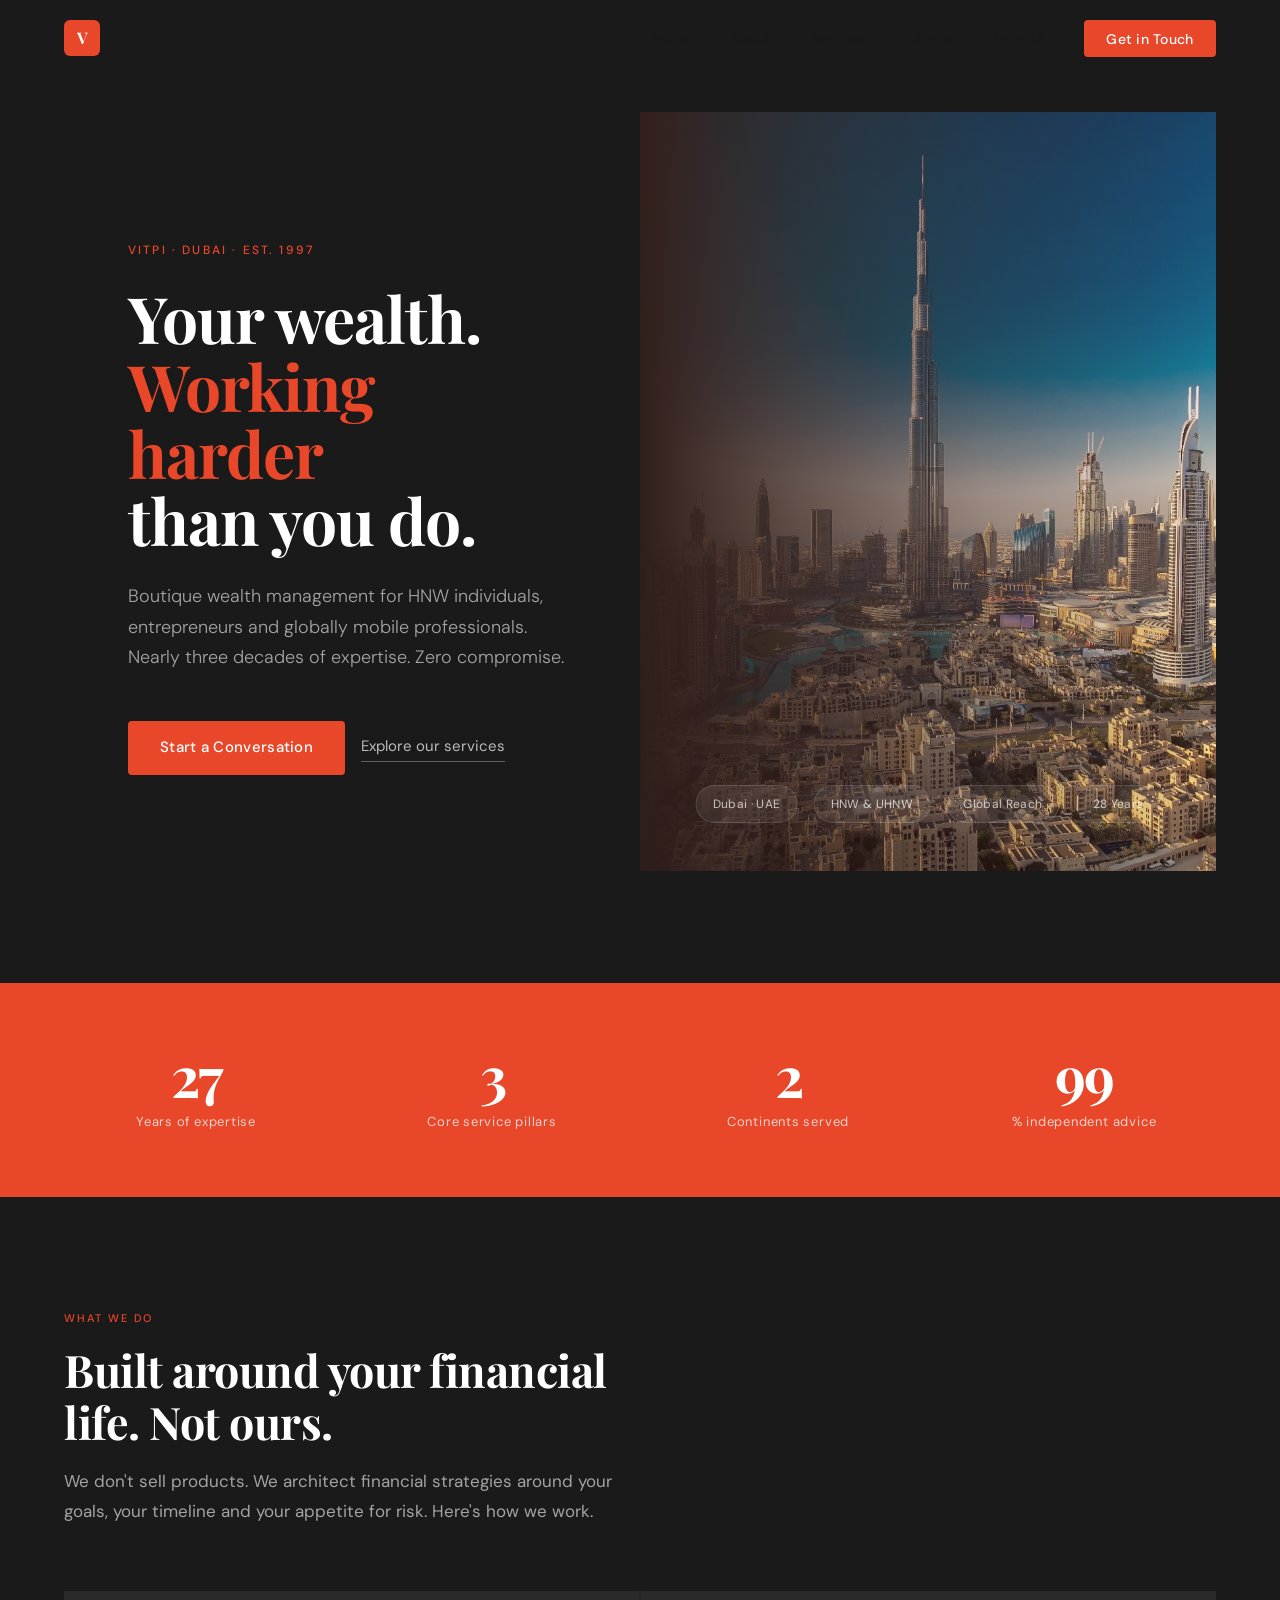
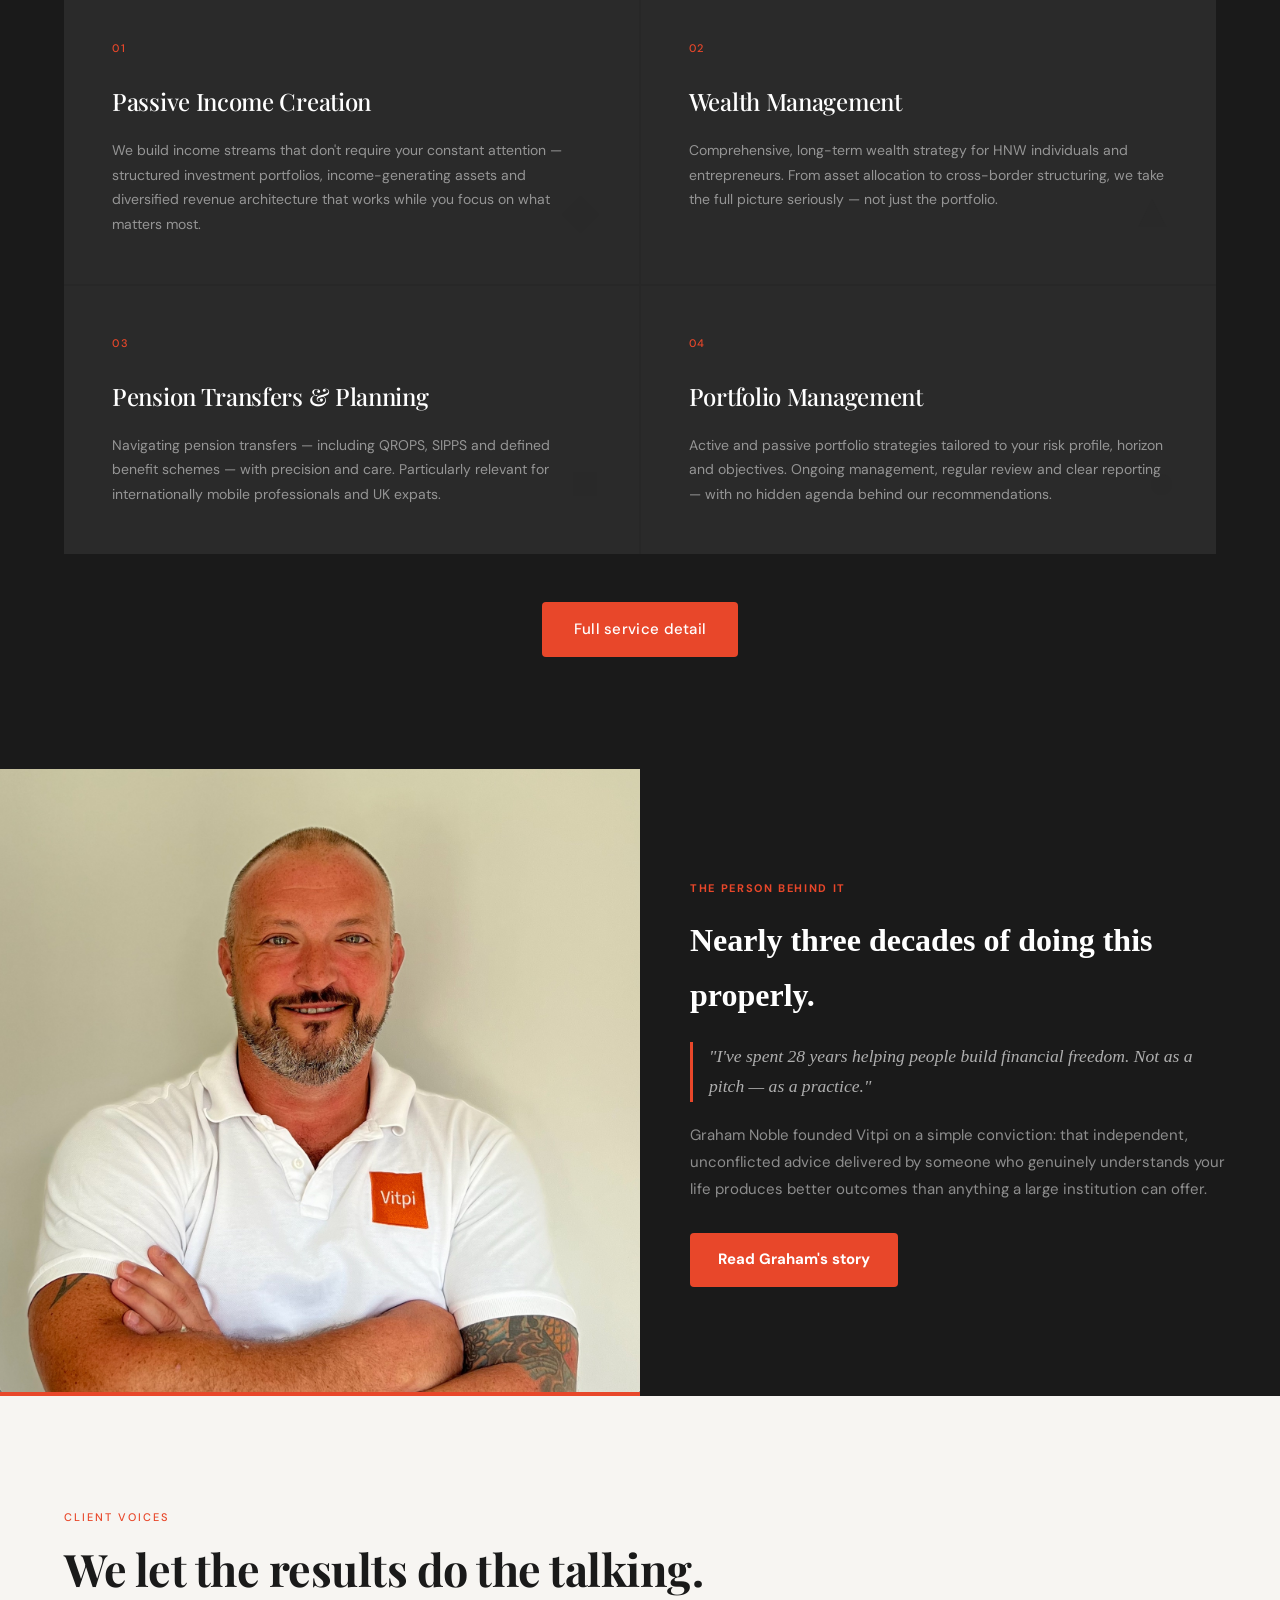
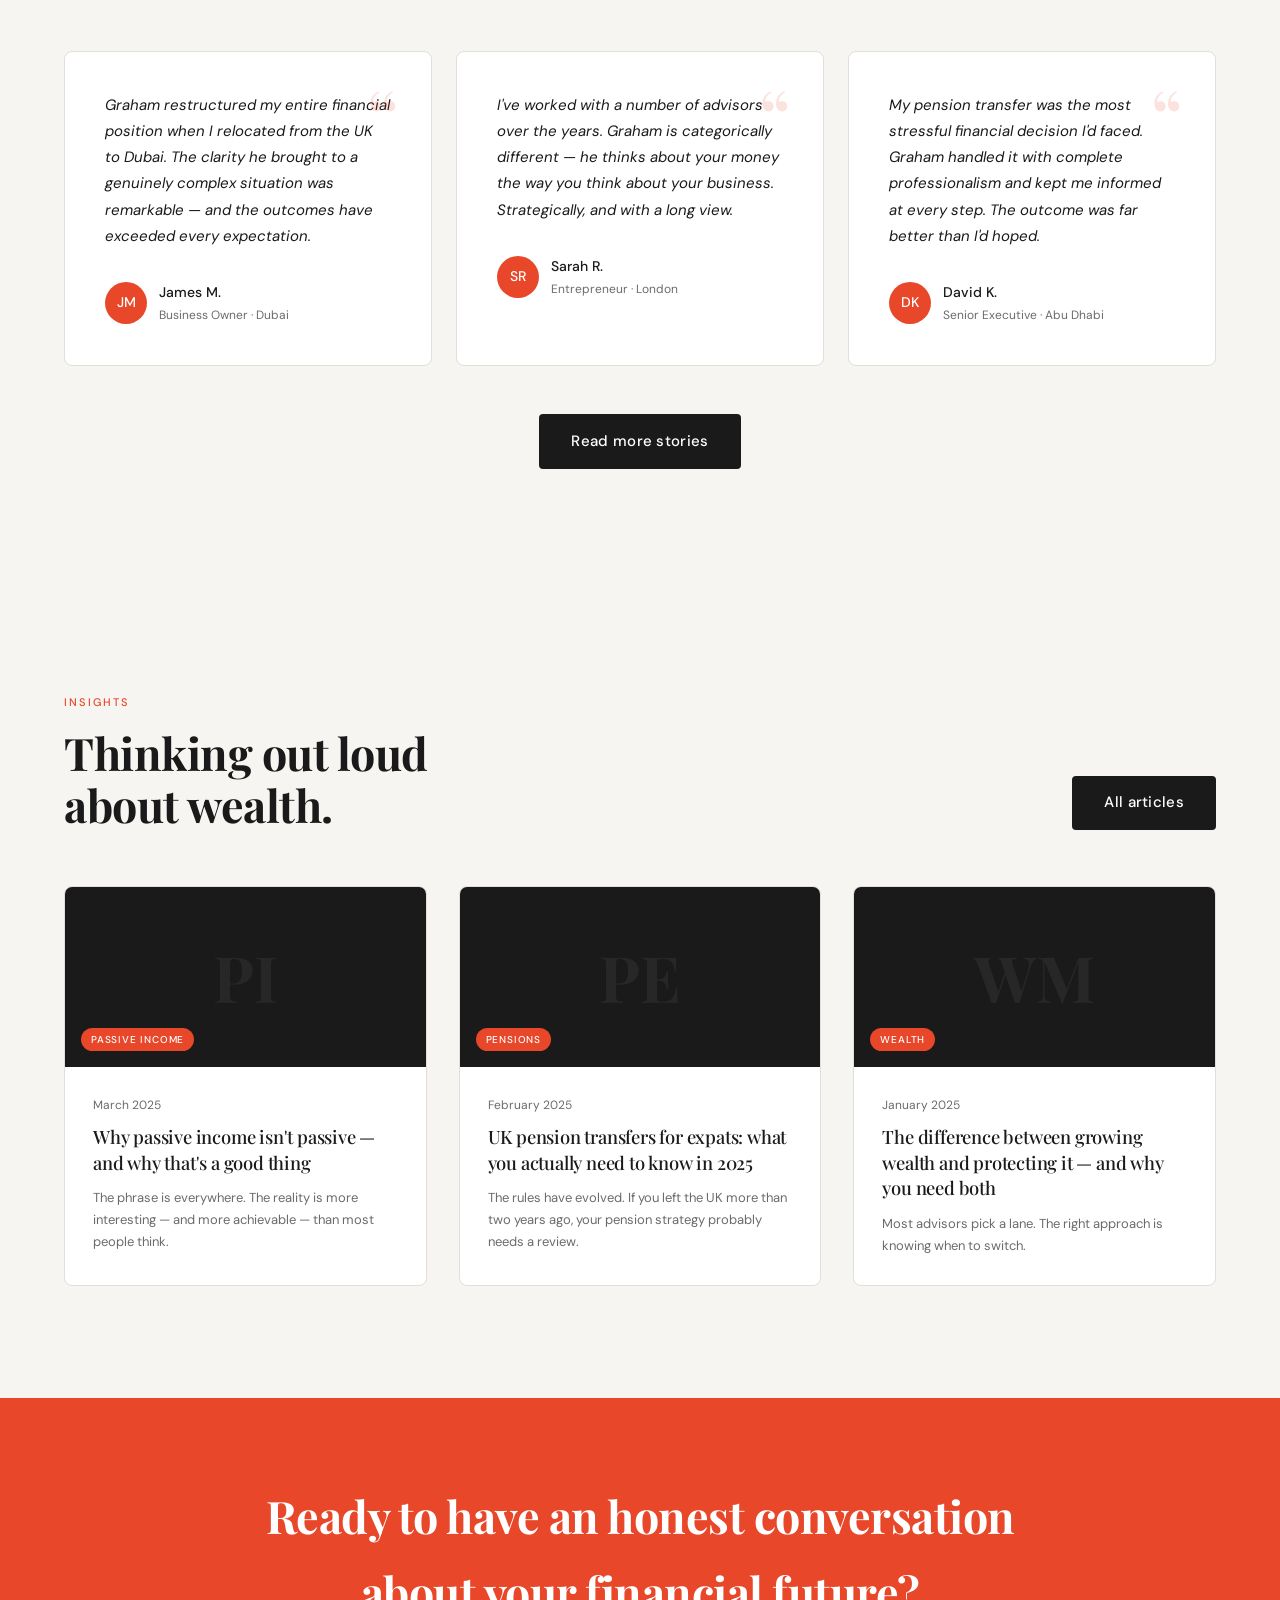
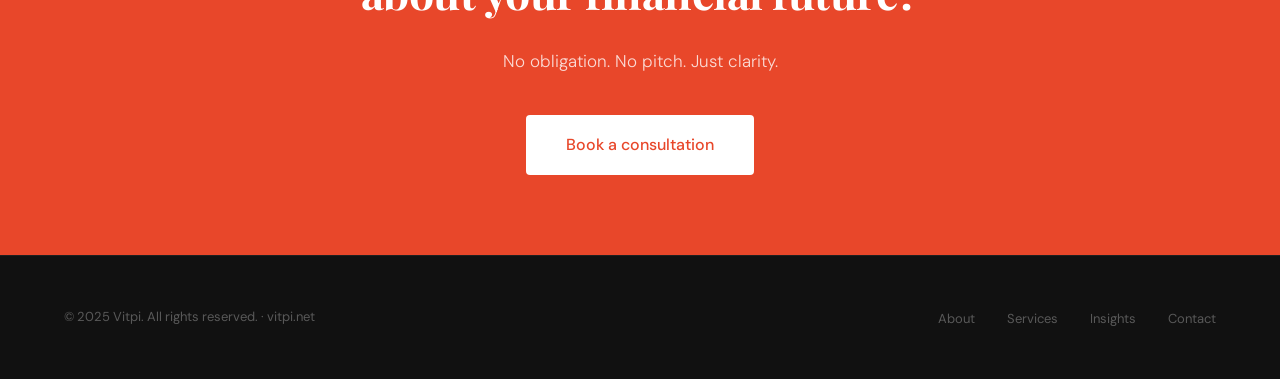
<file: vitpi-10/index.html>
<!DOCTYPE html>
<html lang="en">
<head>
  <meta charset="UTF-8">
  <meta name="viewport" content="width=device-width, initial-scale=1.0">
  <title>Vitpi — Wealth Management & Passive Income Creation</title>
  <meta name="description" content="Vitpi is a boutique wealth management firm specialising in passive income creation, portfolio management and pension planning for HNW individuals and entrepreneurs. Based in Dubai, serving clients globally.">
  <meta name="keywords" content="wealth management Dubai, passive income, portfolio management, pension transfer, HNW financial advisor, expat wealth management">
  <link rel="stylesheet" href="css/style.css">
  <style>
    .fade-in { opacity: 0; transform: translateY(24px); transition: opacity 0.7s ease, transform 0.7s ease; }
    .fade-in.visible { opacity: 1; transform: none; }
  </style>
</head>
<body>

<!-- NAV -->
<nav>
  <a href="index.html" class="nav-logo">
    <div class="nav-logo-mark">V</div>
    <span class="nav-logo-text">Vitpi</span>
  </a>
  <ul class="nav-links">
    <li><a href="index.html">Home</a></li>
    <li><a href="pages/about.html">About</a></li>
    <li><a href="pages/services.html">Services</a></li>
    <li><a href="pages/testimonials.html">Clients</a></li>
    <li><a href="pages/blog.html">Insights</a></li>
    <li><a href="pages/contact.html" class="nav-cta">Get in Touch</a></li>
  </ul>
  <button class="nav-hamburger" aria-label="Menu">
    <span></span><span></span><span></span>
  </button>
</nav>

<!-- HERO -->
<section class="hero">
  <div class="hero-left">
    <p class="hero-eyebrow">Vitpi · Dubai · Est. 1997</p>
    <h1 class="hero-title">Your wealth.<br><em>Working harder</em><br>than you do.</h1>
    <p class="hero-sub">Boutique wealth management for HNW individuals, entrepreneurs and globally mobile professionals. Nearly three decades of expertise. Zero compromise.</p>
    <div class="hero-actions">
      <a href="pages/contact.html" class="btn-primary">Start a Conversation</a>
      <a href="pages/services.html" class="btn-ghost">Explore our services</a>
    </div>
  </div>
  <div class="hero-right" style="position:relative; overflow:hidden;">
    <img src="images/dubai.jpg" alt="Dubai" style="position:absolute; inset:0; width:100%; height:100%; object-fit:cover; object-position:center;">
    <div style="position:absolute; inset:0; background:linear-gradient(to right, #1A1A1A 0%, rgba(26,26,26,0.3) 60%, transparent 100%);"></div>
    <div class="hero-badges">
      <span class="hero-badge">Dubai · UAE</span>
      <span class="hero-badge">HNW &amp; UHNW</span>
      <span class="hero-badge">Global Reach</span>
      <span class="hero-badge">28 Years</span>
    </div>
  </div>
</section>

<!-- NUMBERS -->
<div class="numbers-strip">
  <div class="number-item">
    <div class="number-val" data-target="28">0</div>
    <div class="number-label">Years of expertise</div>
  </div>
  <div class="number-item">
    <div class="number-val" data-target="4">0</div>
    <div class="number-label">Core service pillars</div>
  </div>
  <div class="number-item">
    <div class="number-val" data-target="3">0</div>
    <div class="number-label">Continents served</div>
  </div>
  <div class="number-item">
    <div class="number-val" data-target="100">0</div>
    <div class="number-label">% independent advice</div>
  </div>
</div>

<!-- SERVICES OVERVIEW -->
<section class="services-section fade-in">
  <div style="max-width:560px; margin-bottom:0;">
    <p class="section-eyebrow">What we do</p>
    <h2 class="section-title light">Built around your financial life. Not ours.</h2>
    <p class="section-lead light">We don't sell products. We architect financial strategies around your goals, your timeline and your appetite for risk. Here's how we work.</p>
  </div>
  <div class="services-grid">
    <div class="service-card">
      <div class="service-num">01</div>
      <h3 class="service-title">Passive Income Creation</h3>
      <p class="service-desc">We build income streams that don't require your constant attention — structured investment portfolios, income-generating assets and diversified revenue architecture that works while you focus on what matters most.</p>
      <div class="service-icon">&#9670;</div>
    </div>
    <div class="service-card">
      <div class="service-num">02</div>
      <h3 class="service-title">Wealth Management</h3>
      <p class="service-desc">Comprehensive, long-term wealth strategy for HNW individuals and entrepreneurs. From asset allocation to cross-border structuring, we take the full picture seriously — not just the portfolio.</p>
      <div class="service-icon">&#9650;</div>
    </div>
    <div class="service-card">
      <div class="service-num">03</div>
      <h3 class="service-title">Pension Transfers & Planning</h3>
      <p class="service-desc">Navigating pension transfers — including QROPS, SIPPS and defined benefit schemes — with precision and care. Particularly relevant for internationally mobile professionals and UK expats.</p>
      <div class="service-icon">&#9632;</div>
    </div>
    <div class="service-card">
      <div class="service-num">04</div>
      <h3 class="service-title">Portfolio Management</h3>
      <p class="service-desc">Active and passive portfolio strategies tailored to your risk profile, horizon and objectives. Ongoing management, regular review and clear reporting — with no hidden agenda behind our recommendations.</p>
      <div class="service-icon">&#9679;</div>
    </div>
  </div>
  <div style="margin-top:3rem; text-align:center;">
    <a href="pages/services.html" class="btn-primary">Full service detail</a>
  </div>
</section>

<!-- ABOUT STRIP -->
<table width="100%" cellpadding="0" cellspacing="0" border="0" style="border-collapse:collapse;">
  <tr>
    <td width="50%" valign="top" style="padding:0; background:#1A1A1A;">
      <img src="images/graham.png" alt="Graham Noble" width="100%" style="display:block;">
      <div style="height:4px; background:#E8472A;"></div>
    </td>
    <td width="50%" valign="middle" style="padding:60px 50px; background:#1A1A1A;">
      <p style="font-size:11px; letter-spacing:0.15em; text-transform:uppercase; color:#E8472A; font-weight:bold; margin:0 0 16px 0;">THE PERSON BEHIND IT</p>
      <h2 style="font-family:Georgia,serif; font-size:2rem; color:white; margin:0 0 20px 0;">Nearly three decades of doing this properly.</h2>
      <p style="font-family:Georgia,serif; font-size:1.1rem; color:rgba(255,255,255,0.65); font-style:italic; border-left:3px solid #E8472A; padding-left:16px; margin:0 0 20px 0;">"I've spent 28 years helping people build financial freedom. Not as a pitch — as a practice."</p>
      <p style="font-size:15px; color:rgba(255,255,255,0.5); line-height:1.8; margin:0 0 30px 0;">Graham Noble founded Vitpi on a simple conviction: that independent, unconflicted advice delivered by someone who genuinely understands your life produces better outcomes than anything a large institution can offer.</p>
      <a href="pages/about.html" style="display:inline-block; background:#E8472A; color:white; padding:14px 28px; border-radius:4px; text-decoration:none; font-weight:bold; font-size:15px;">Read Graham's story</a>
    </td>
  </tr>
</table>
<!-- TESTIMONIALS PREVIEW -->
<section class="testimonials-section fade-in">
  <p class="section-eyebrow">Client voices</p>
  <h2 class="section-title">We let the results do the talking.</h2>
  <div class="testimonials-grid">
    <div class="testimonial-card">
      <p class="testimonial-text">Graham restructured my entire financial position when I relocated from the UK to Dubai. The clarity he brought to a genuinely complex situation was remarkable — and the outcomes have exceeded every expectation.</p>
      <div class="testimonial-author">
        <div class="testimonial-avatar">JM</div>
        <div>
          <div class="testimonial-name">James M.</div>
          <div class="testimonial-role">Business Owner · Dubai</div>
        </div>
      </div>
    </div>
    <div class="testimonial-card">
      <p class="testimonial-text">I've worked with a number of advisors over the years. Graham is categorically different — he thinks about your money the way you think about your business. Strategically, and with a long view.</p>
      <div class="testimonial-author">
        <div class="testimonial-avatar">SR</div>
        <div>
          <div class="testimonial-name">Sarah R.</div>
          <div class="testimonial-role">Entrepreneur · London</div>
        </div>
      </div>
    </div>
    <div class="testimonial-card">
      <p class="testimonial-text">My pension transfer was the most stressful financial decision I'd faced. Graham handled it with complete professionalism and kept me informed at every step. The outcome was far better than I'd hoped.</p>
      <div class="testimonial-author">
        <div class="testimonial-avatar">DK</div>
        <div>
          <div class="testimonial-name">David K.</div>
          <div class="testimonial-role">Senior Executive · Abu Dhabi</div>
        </div>
      </div>
    </div>
  </div>
  <div style="margin-top:3rem; text-align:center;">
    <a href="pages/testimonials.html" class="btn-primary" style="background:var(--dark); color:white;">Read more stories</a>
  </div>
</section>

<!-- BLOG PREVIEW -->
<section style="background:var(--warm-white); padding:7rem 4rem;" class="fade-in">
  <div style="display:flex; align-items:flex-end; justify-content:space-between; flex-wrap:wrap; gap:1rem; margin-bottom:3.5rem;">
    <div>
      <p class="section-eyebrow">Insights</p>
      <h2 class="section-title" style="margin-bottom:0;">Thinking out loud<br>about wealth.</h2>
    </div>
    <a href="pages/blog.html" class="btn-primary" style="background:var(--dark); white-space:nowrap;">All articles</a>
  </div>
  <div class="blog-grid">
    <a href="pages/blog.html" class="blog-card">
      <div class="blog-card-thumb">
        <div class="blog-card-thumb-label">PI</div>
        <span class="blog-card-tag">Passive Income</span>
      </div>
      <div class="blog-card-body">
        <div class="blog-card-date">March 2025</div>
        <h3 class="blog-card-title">Why passive income isn't passive — and why that's a good thing</h3>
        <p class="blog-card-excerpt">The phrase is everywhere. The reality is more interesting — and more achievable — than most people think.</p>
      </div>
    </a>
    <a href="pages/blog.html" class="blog-card">
      <div class="blog-card-thumb">
        <div class="blog-card-thumb-label">PE</div>
        <span class="blog-card-tag">Pensions</span>
      </div>
      <div class="blog-card-body">
        <div class="blog-card-date">February 2025</div>
        <h3 class="blog-card-title">UK pension transfers for expats: what you actually need to know in 2025</h3>
        <p class="blog-card-excerpt">The rules have evolved. If you left the UK more than two years ago, your pension strategy probably needs a review.</p>
      </div>
    </a>
    <a href="pages/blog.html" class="blog-card">
      <div class="blog-card-thumb">
        <div class="blog-card-thumb-label">WM</div>
        <span class="blog-card-tag">Wealth</span>
      </div>
      <div class="blog-card-body">
        <div class="blog-card-date">January 2025</div>
        <h3 class="blog-card-title">The difference between growing wealth and protecting it — and why you need both</h3>
        <p class="blog-card-excerpt">Most advisors pick a lane. The right approach is knowing when to switch.</p>
      </div>
    </a>
  </div>
</section>

<!-- CTA STRIP -->
<section style="background:var(--vitpi-red); padding:5rem 4rem; text-align:center;" class="fade-in">
  <h2 style="font-family:'Playfair Display',serif; font-size:clamp(2rem,3.5vw,3rem); color:white; font-weight:700; margin-bottom:1rem; letter-spacing:-0.5px;">Ready to have an honest conversation<br>about your financial future?</h2>
  <p style="color:rgba(255,255,255,0.8); font-size:17px; margin-bottom:2.5rem; font-weight:300;">No obligation. No pitch. Just clarity.</p>
  <a href="pages/contact.html" style="background:white; color:var(--vitpi-red); padding:1rem 2.5rem; border-radius:4px; text-decoration:none; font-weight:500; font-size:16px; display:inline-block; transition:transform 0.2s;" onmouseover="this.style.transform='translateY(-2px)'" onmouseout="this.style.transform=''">Book a consultation</a>
</section>

<!-- FOOTER -->
<footer>
  <div class="footer-copy">&copy; 2025 Vitpi. All rights reserved. · vitpi.net</div>
  <ul class="footer-links">
    <li><a href="pages/about.html">About</a></li>
    <li><a href="pages/services.html">Services</a></li>
    <li><a href="pages/blog.html">Insights</a></li>
    <li><a href="pages/contact.html">Contact</a></li>
  </ul>
</footer>

<script src="js/main.js"></script>
</body>
</html>
</file>
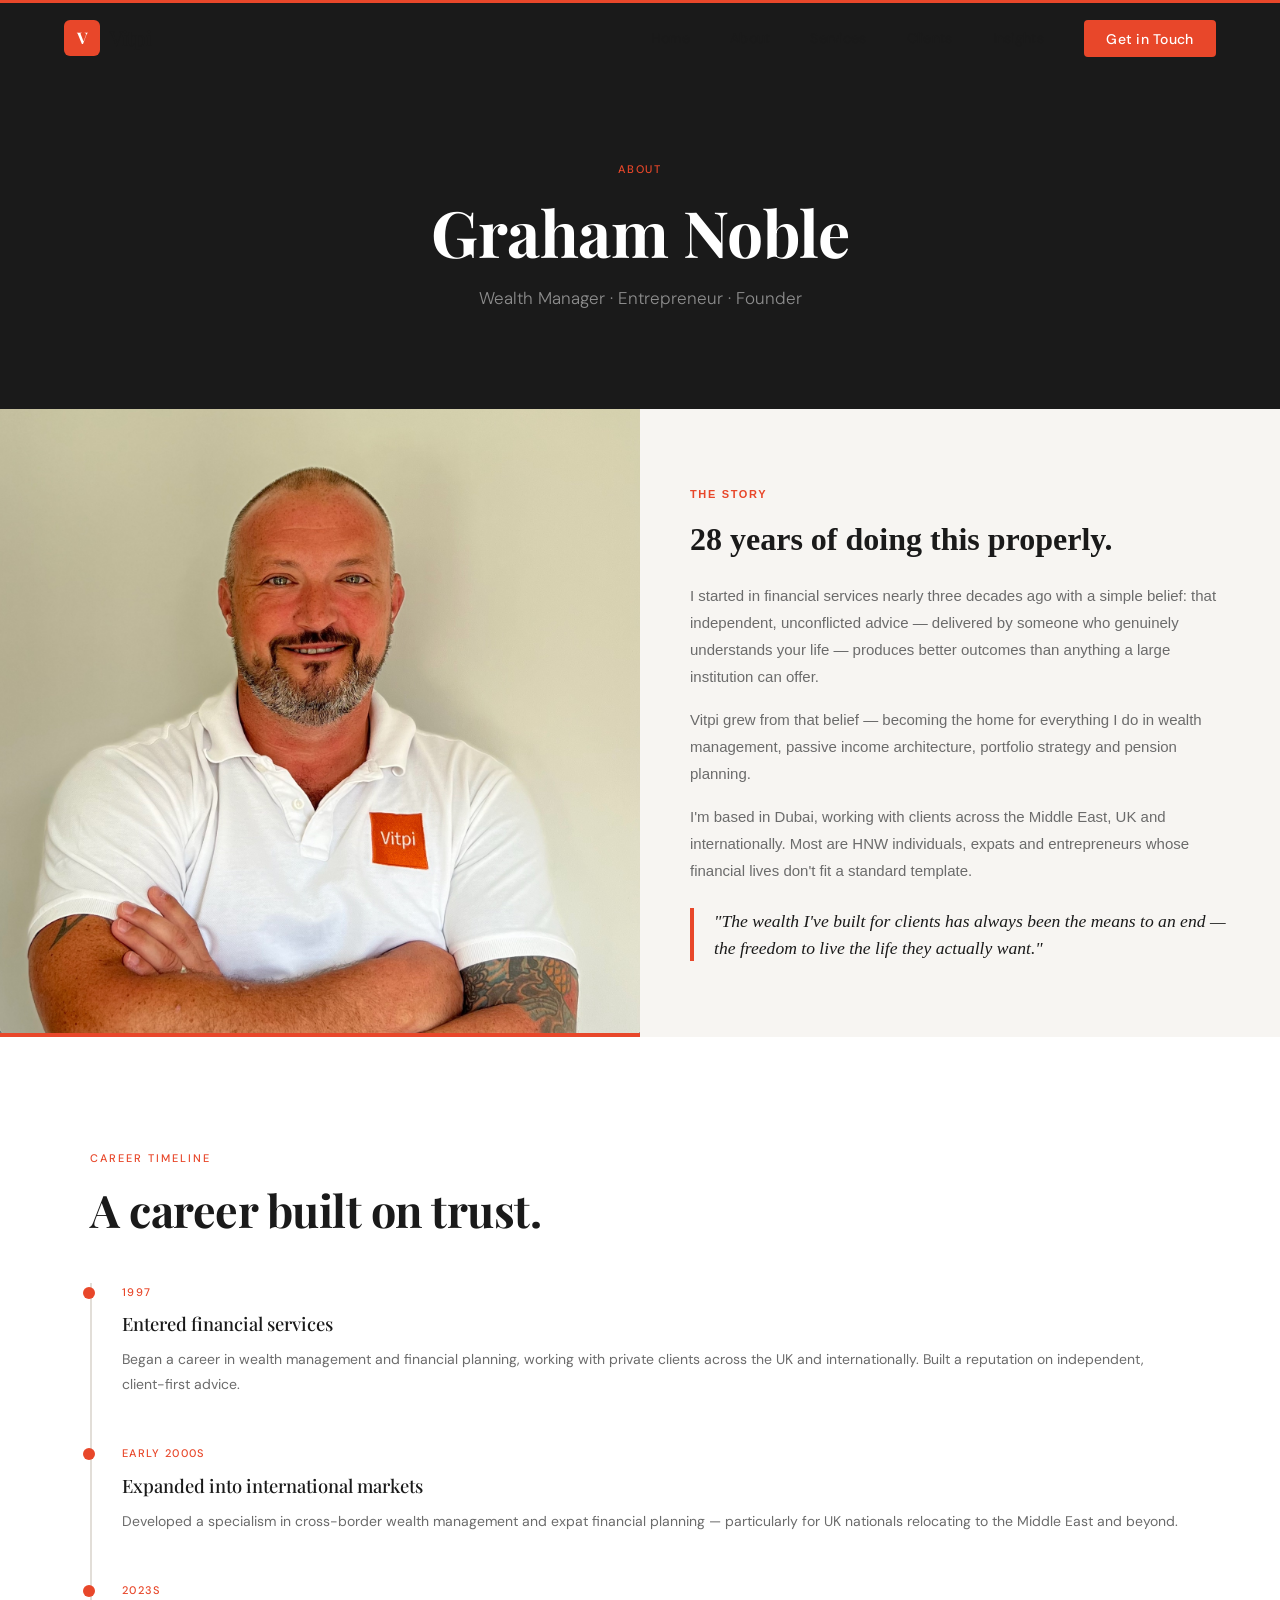
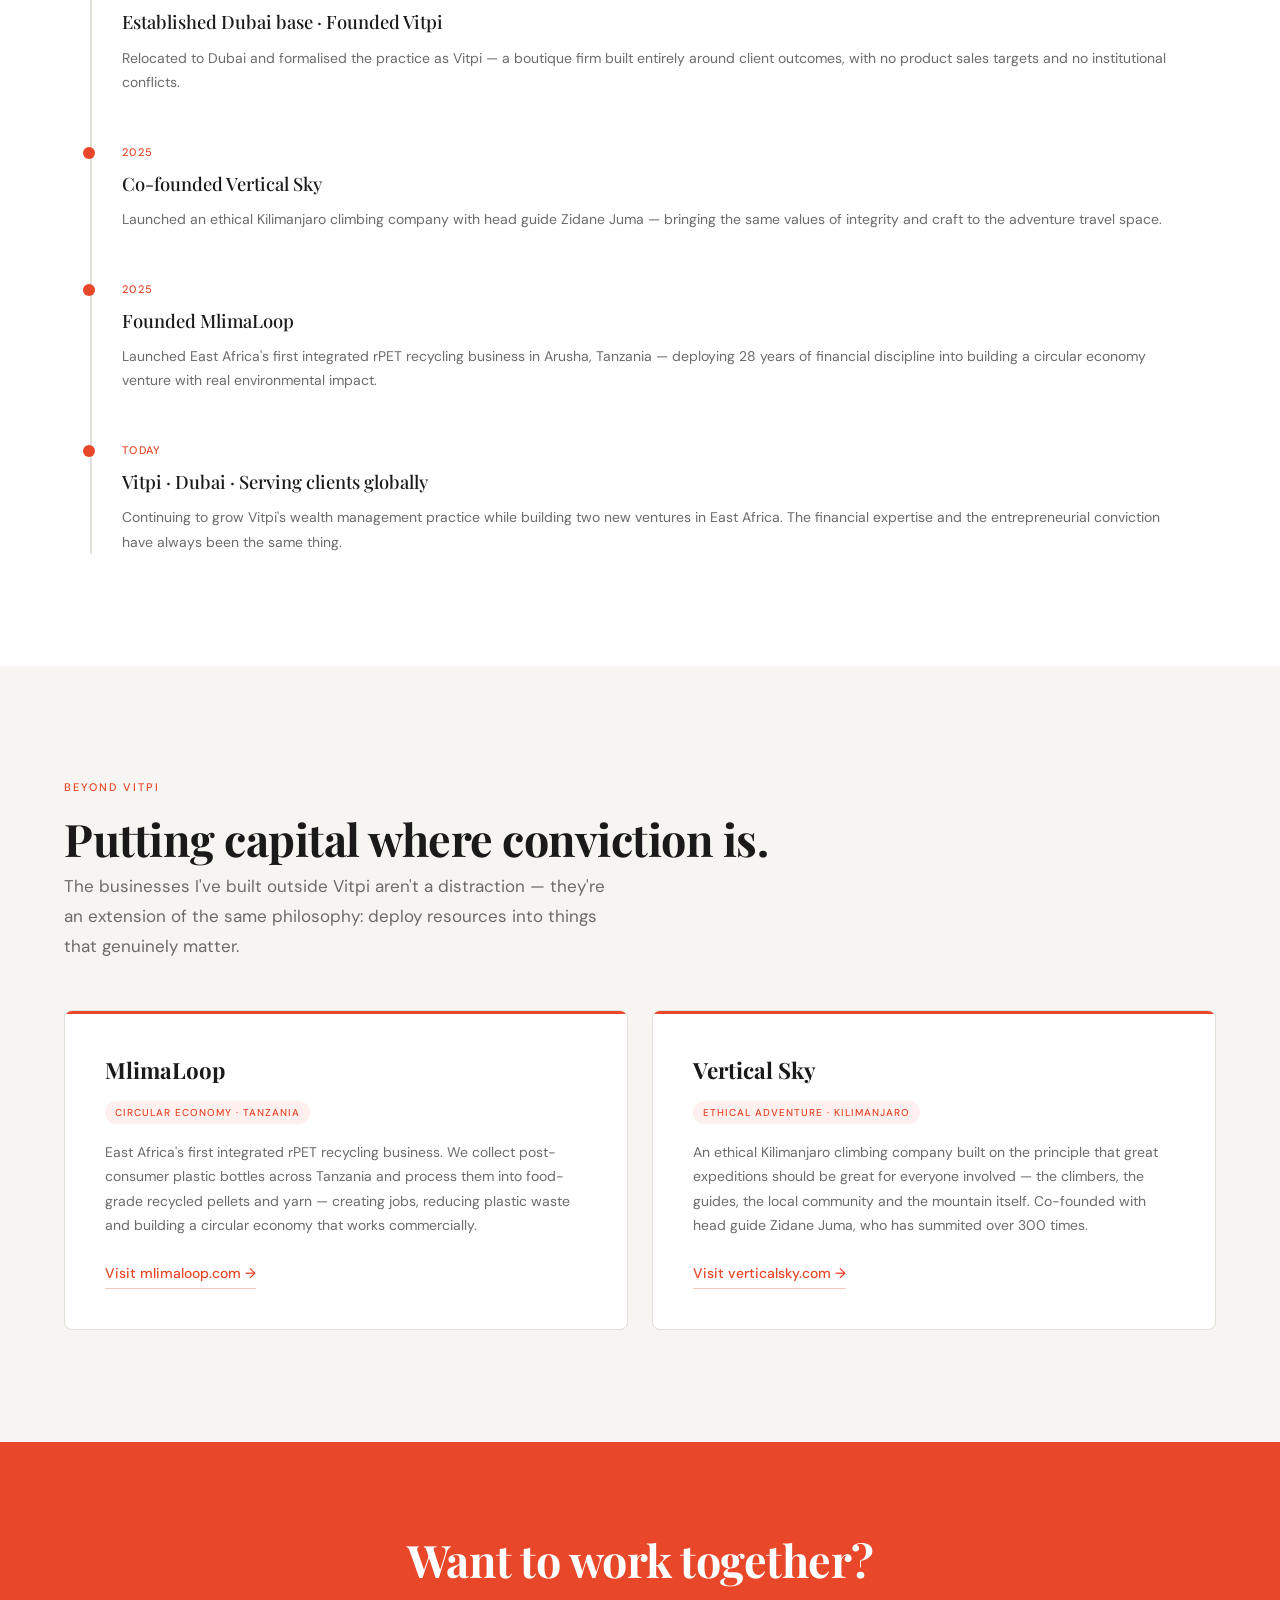
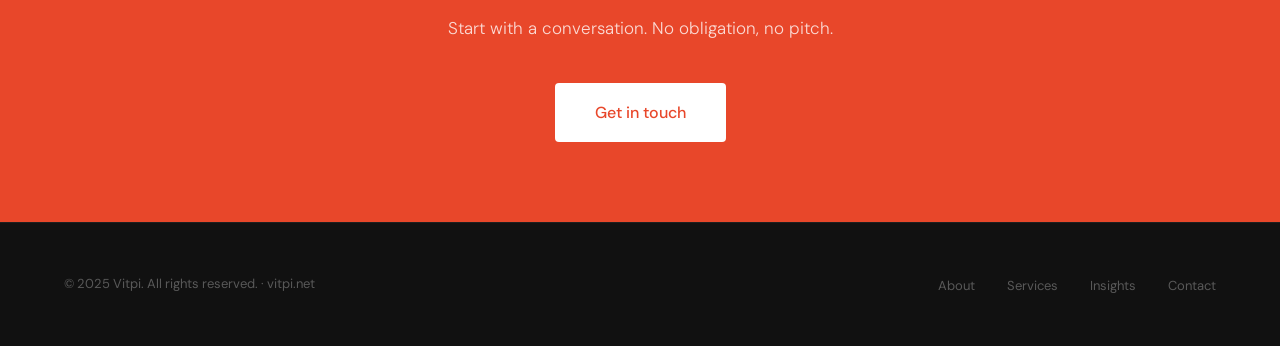
<file: vitpi-10/pages/about.html>
<!DOCTYPE html>
<html lang="en">
<head>
  <meta charset="UTF-8">
  <meta name="viewport" content="width=device-width, initial-scale=1.0">
  <title>About Graham Noble — Vitpi</title>
  <meta name="description" content="Meet Graham Noble — founder of Vitpi, wealth manager with 28 years of experience, entrepreneur and the person behind MlimaLoop and Vertical Sky.">
  <link rel="stylesheet" href="../css/style.css">
  <style>
    .fade-in { opacity: 0; transform: translateY(24px); transition: opacity 0.7s ease, transform 0.7s ease; }
    .fade-in.visible { opacity: 1; transform: none; }
    .timeline { position: relative; padding-left: 2rem; }
    .timeline::before { content: ''; position: absolute; left: 0; top: 0; bottom: 0; width: 2px; background: var(--light-border); }
    .timeline-item { position: relative; padding-bottom: 3rem; }
    .timeline-item::before { content: ''; position: absolute; left: -2.45rem; top: 4px; width: 12px; height: 12px; border-radius: 50%; background: var(--vitpi-red); }
    .timeline-year { font-size: 11px; letter-spacing: 0.12em; color: var(--vitpi-red); font-weight: 500; text-transform: uppercase; margin-bottom: 0.4rem; }
    .timeline-title { font-family: 'Playfair Display', serif; font-size: 1.15rem; font-weight: 500; color: var(--dark); margin-bottom: 0.5rem; }
    .timeline-desc { font-size: 14px; color: var(--mid); line-height: 1.75; }
    .venture-card { background: white; border: 1px solid var(--light-border); border-radius: 8px; padding: 2.5rem; position: relative; overflow: hidden; }
    .venture-card::before { content: ''; position: absolute; top: 0; left: 0; right: 0; height: 3px; background: var(--vitpi-red); }
    .venture-name { font-family: 'Playfair Display', serif; font-size: 1.4rem; font-weight: 700; color: var(--dark); margin-bottom: 0.5rem; }
    .venture-tag { display: inline-block; font-size: 10px; letter-spacing: 0.1em; text-transform: uppercase; color: var(--vitpi-red); font-weight: 500; background: rgba(232,71,42,0.08); padding: 3px 10px; border-radius: 100px; margin-bottom: 1rem; }
    .venture-desc { font-size: 14px; color: var(--mid); line-height: 1.75; }
  </style>
</head>
<body>

<nav>
  <a href="../index.html" class="nav-logo">
    <div class="nav-logo-mark">V</div>
    <span class="nav-logo-text">Vitpi</span>
  </a>
  <ul class="nav-links">
    <li><a href="../index.html">Home</a></li>
    <li><a href="about.html">About</a></li>
    <li><a href="services.html">Services</a></li>
    <li><a href="testimonials.html">Clients</a></li>
    <li><a href="blog.html">Insights</a></li>
    <li><a href="contact.html" class="nav-cta">Get in Touch</a></li>
  </ul>
  <button class="nav-hamburger" aria-label="Menu"><span></span><span></span><span></span></button>
</nav>

<div class="page-hero">
  <p class="section-eyebrow" style="color:var(--vitpi-red);">About</p>
  <h1 class="section-title light" style="font-size:clamp(2.5rem,5vw,4rem); max-width:700px; margin:0 auto 1rem;">Graham Noble</h1>
  <p style="color:rgba(255,255,255,0.5); font-size:17px; font-weight:300;">Wealth Manager · Entrepreneur · Founder</p>
</div>

<table width="100%" cellpadding="0" cellspacing="0" border="0" style="background:#F7F5F2;">
  <tr>
    <td width="50%" valign="top" style="padding:0; margin:0;">
      <img src="../images/graham.png" alt="Graham Noble" width="100%" style="display:block; max-width:100%;">
      <div style="height:4px; background:#E8472A; width:100%;"></div>
    </td>
    <td width="50%" valign="middle" style="padding:60px 50px; background:#F7F5F2; vertical-align:middle;">
      <p style="font-family:Arial,sans-serif; font-size:11px; letter-spacing:0.15em; text-transform:uppercase; color:#E8472A; font-weight:bold; margin:0 0 16px 0;">THE STORY</p>
      <h2 style="font-family:Georgia,serif; font-size:2rem; font-weight:bold; color:#1A1A1A; line-height:1.2; margin:0 0 24px 0;">28 years of doing this properly.</h2>
      <p style="font-family:Arial,sans-serif; font-size:15px; color:#6B6B6B; line-height:1.8; margin:0 0 16px 0;">I started in financial services nearly three decades ago with a simple belief: that independent, unconflicted advice — delivered by someone who genuinely understands your life — produces better outcomes than anything a large institution can offer.</p>
      <p style="font-family:Arial,sans-serif; font-size:15px; color:#6B6B6B; line-height:1.8; margin:0 0 16px 0;">Vitpi grew from that belief — becoming the home for everything I do in wealth management, passive income architecture, portfolio strategy and pension planning.</p>
      <p style="font-family:Arial,sans-serif; font-size:15px; color:#6B6B6B; line-height:1.8; margin:0 0 24px 0;">I'm based in Dubai, working with clients across the Middle East, UK and internationally. Most are HNW individuals, expats and entrepreneurs whose financial lives don't fit a standard template.</p>
      <blockquote style="font-family:Georgia,serif; font-size:1.1rem; color:#1A1A1A; line-height:1.5; font-style:italic; border-left:4px solid #E8472A; padding-left:20px; margin:0;">"The wealth I've built for clients has always been the means to an end — the freedom to live the life they actually want."</blockquote>
    </td>
  </tr>
</table>

<section style="background:white;" class="fade-in">
  <div style="max-width:1100px; margin:0 auto;">
    <p class="section-eyebrow">Career timeline</p>
    <h2 class="section-title" style="margin-bottom:3rem;">A career built on trust.</h2>
    <div class="timeline">
      <div class="timeline-item">
        <div class="timeline-year">1997</div>
        <div class="timeline-title">Entered financial services</div>
        <div class="timeline-desc">Began a career in wealth management and financial planning, working with private clients across the UK and internationally. Built a reputation on independent, client-first advice.</div>
      </div>
      <div class="timeline-item">
        <div class="timeline-year">Early 2000s</div>
        <div class="timeline-title">Expanded into international markets</div>
        <div class="timeline-desc">Developed a specialism in cross-border wealth management and expat financial planning — particularly for UK nationals relocating to the Middle East and beyond.</div>
      </div>
      <div class="timeline-item">
        <div class="timeline-year">2023s</div>
        <div class="timeline-title">Established Dubai base · Founded Vitpi</div>
        <div class="timeline-desc">Relocated to Dubai and formalised the practice as Vitpi — a boutique firm built entirely around client outcomes, with no product sales targets and no institutional conflicts.</div>
      </div>
      <div class="timeline-item">
        <div class="timeline-year">2025</div>
        <div class="timeline-title">Co-founded Vertical Sky</div>
        <div class="timeline-desc">Launched an ethical Kilimanjaro climbing company with head guide Zidane Juma — bringing the same values of integrity and craft to the adventure travel space.</div>
      </div>
      <div class="timeline-item">
        <div class="timeline-year">2025</div>
        <div class="timeline-title">Founded MlimaLoop</div>
        <div class="timeline-desc">Launched East Africa's first integrated rPET recycling business in Arusha, Tanzania — deploying 28 years of financial discipline into building a circular economy venture with real environmental impact.</div>
      </div>
      <div class="timeline-item" style="padding-bottom:0;">
        <div class="timeline-year">Today</div>
        <div class="timeline-title">Vitpi · Dubai · Serving clients globally</div>
        <div class="timeline-desc">Continuing to grow Vitpi's wealth management practice while building two new ventures in East Africa. The financial expertise and the entrepreneurial conviction have always been the same thing.</div>
      </div>
    </div>
  </div>
</section>

<section style="background:var(--warm-white);" class="fade-in">
  <p class="section-eyebrow">Beyond Vitpi</p>
  <h2 class="section-title" style="margin-bottom:0.5rem;">Putting capital where conviction is.</h2>
  <p class="section-lead" style="margin-bottom:3rem;">The businesses I've built outside Vitpi aren't a distraction — they're an extension of the same philosophy: deploy resources into things that genuinely matter.</p>
  <div style="display:grid; grid-template-columns:repeat(2,1fr); gap:1.5rem;">
    <div class="venture-card">
      <div class="venture-name">MlimaLoop</div>
      <div class="venture-tag">Circular Economy · Tanzania</div>
      <p class="venture-desc">East Africa's first integrated rPET recycling business. We collect post-consumer plastic bottles across Tanzania and process them into food-grade recycled pellets and yarn — creating jobs, reducing plastic waste and building a circular economy that works commercially.</p>
      <a href="https://mlimaloop.com" target="_blank" style="display:inline-block; margin-top:1.5rem; color:var(--vitpi-red); font-size:14px; font-weight:500; text-decoration:none; border-bottom:1px solid rgba(232,71,42,0.3); padding-bottom:2px;">Visit mlimaloop.com &rarr;</a>
    </div>
    <div class="venture-card">
      <div class="venture-name">Vertical Sky</div>
      <div class="venture-tag">Ethical Adventure · Kilimanjaro</div>
      <p class="venture-desc">An ethical Kilimanjaro climbing company built on the principle that great expeditions should be great for everyone involved — the climbers, the guides, the local community and the mountain itself. Co-founded with head guide Zidane Juma, who has summited over 300 times.</p>
      <a href="#" style="display:inline-block; margin-top:1.5rem; color:var(--vitpi-red); font-size:14px; font-weight:500; text-decoration:none; border-bottom:1px solid rgba(232,71,42,0.3); padding-bottom:2px;">Visit verticalsky.com &rarr;</a>
    </div>
  </div>
</section>

<section style="background:var(--vitpi-red); padding:5rem 4rem; text-align:center;" class="fade-in">
  <h2 style="font-family:'Playfair Display',serif; font-size:clamp(2rem,3.5vw,3rem); color:white; font-weight:700; margin-bottom:1rem; letter-spacing:-0.5px;">Want to work together?</h2>
  <p style="color:rgba(255,255,255,0.8); font-size:17px; margin-bottom:2.5rem; font-weight:300;">Start with a conversation. No obligation, no pitch.</p>
  <a href="contact.html" style="background:white; color:var(--vitpi-red); padding:1rem 2.5rem; border-radius:4px; text-decoration:none; font-weight:500; font-size:16px; display:inline-block;">Get in touch</a>
</section>

<footer>
  <div class="footer-copy">&copy; 2025 Vitpi. All rights reserved. · vitpi.net</div>
  <ul class="footer-links">
    <li><a href="about.html">About</a></li>
    <li><a href="services.html">Services</a></li>
    <li><a href="blog.html">Insights</a></li>
    <li><a href="contact.html">Contact</a></li>
  </ul>
</footer>

<script src="../js/main.js"></script>
</body>
</html>
</file>
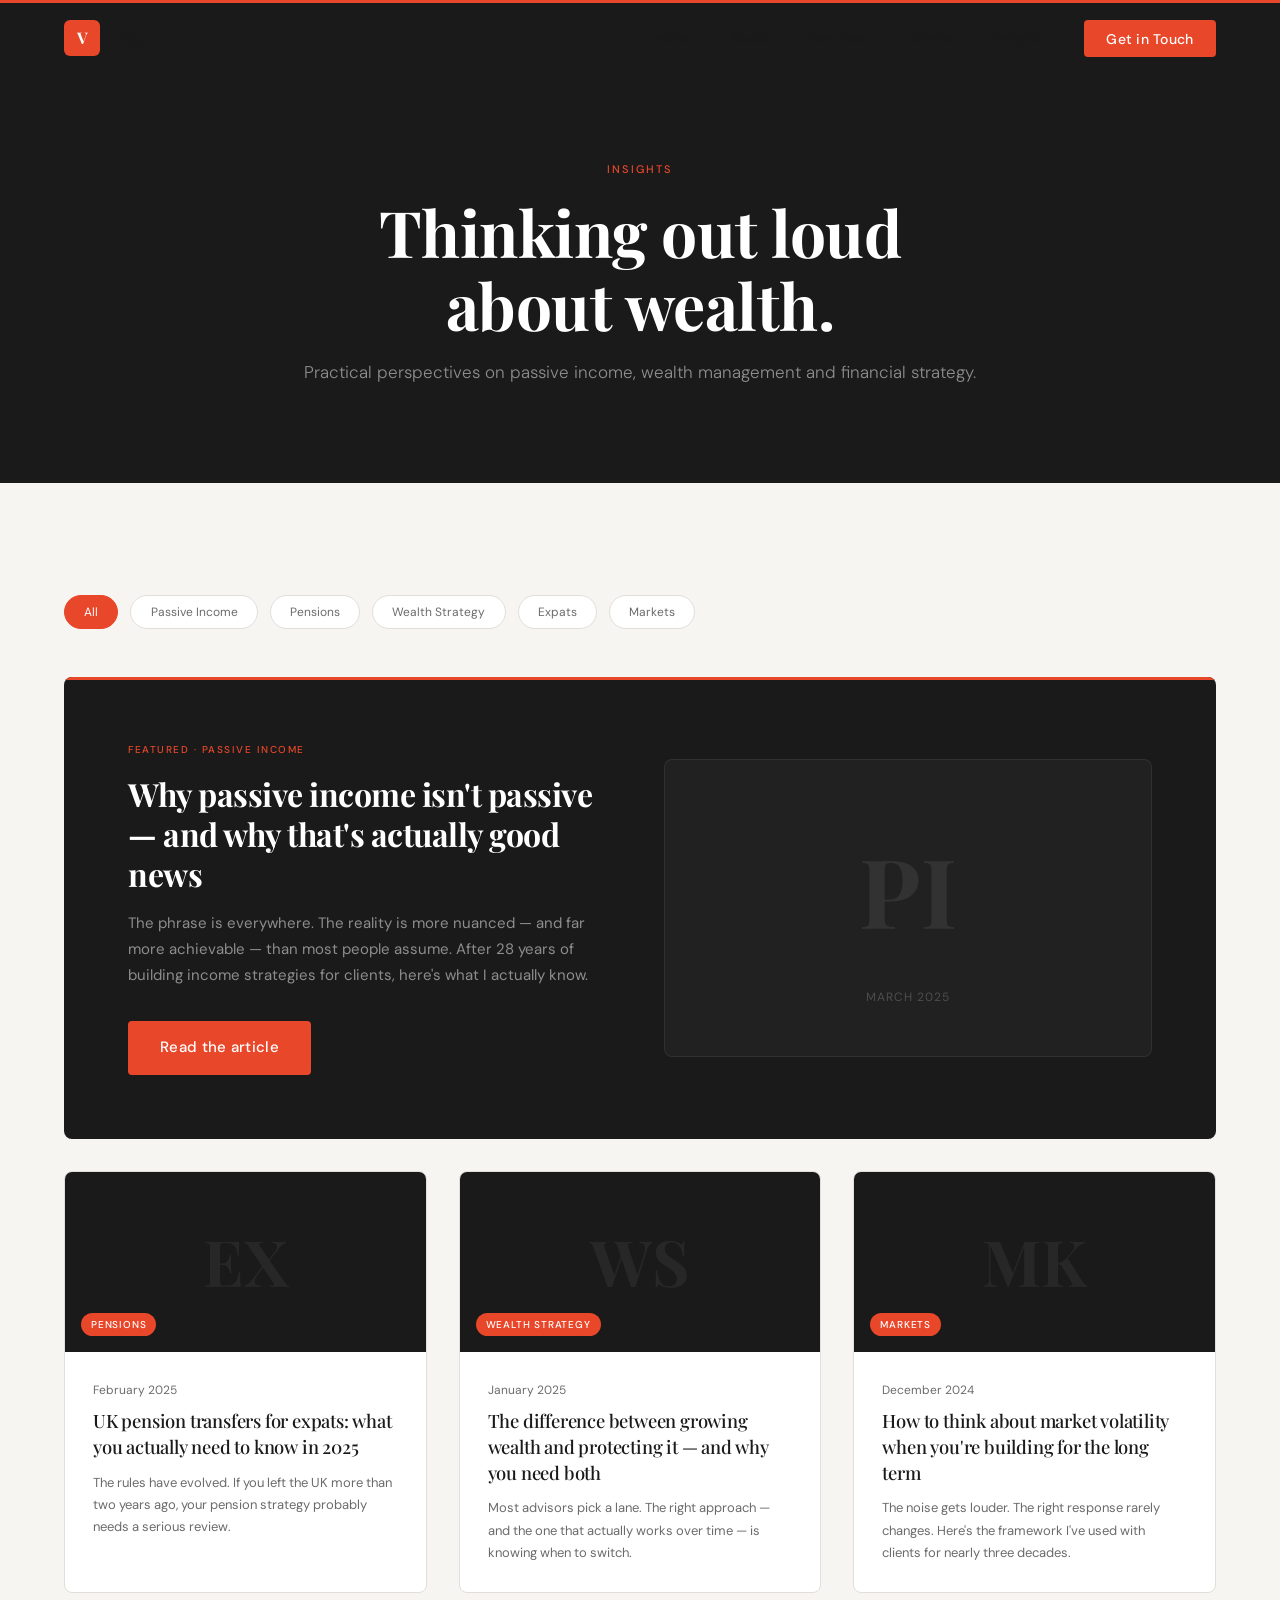
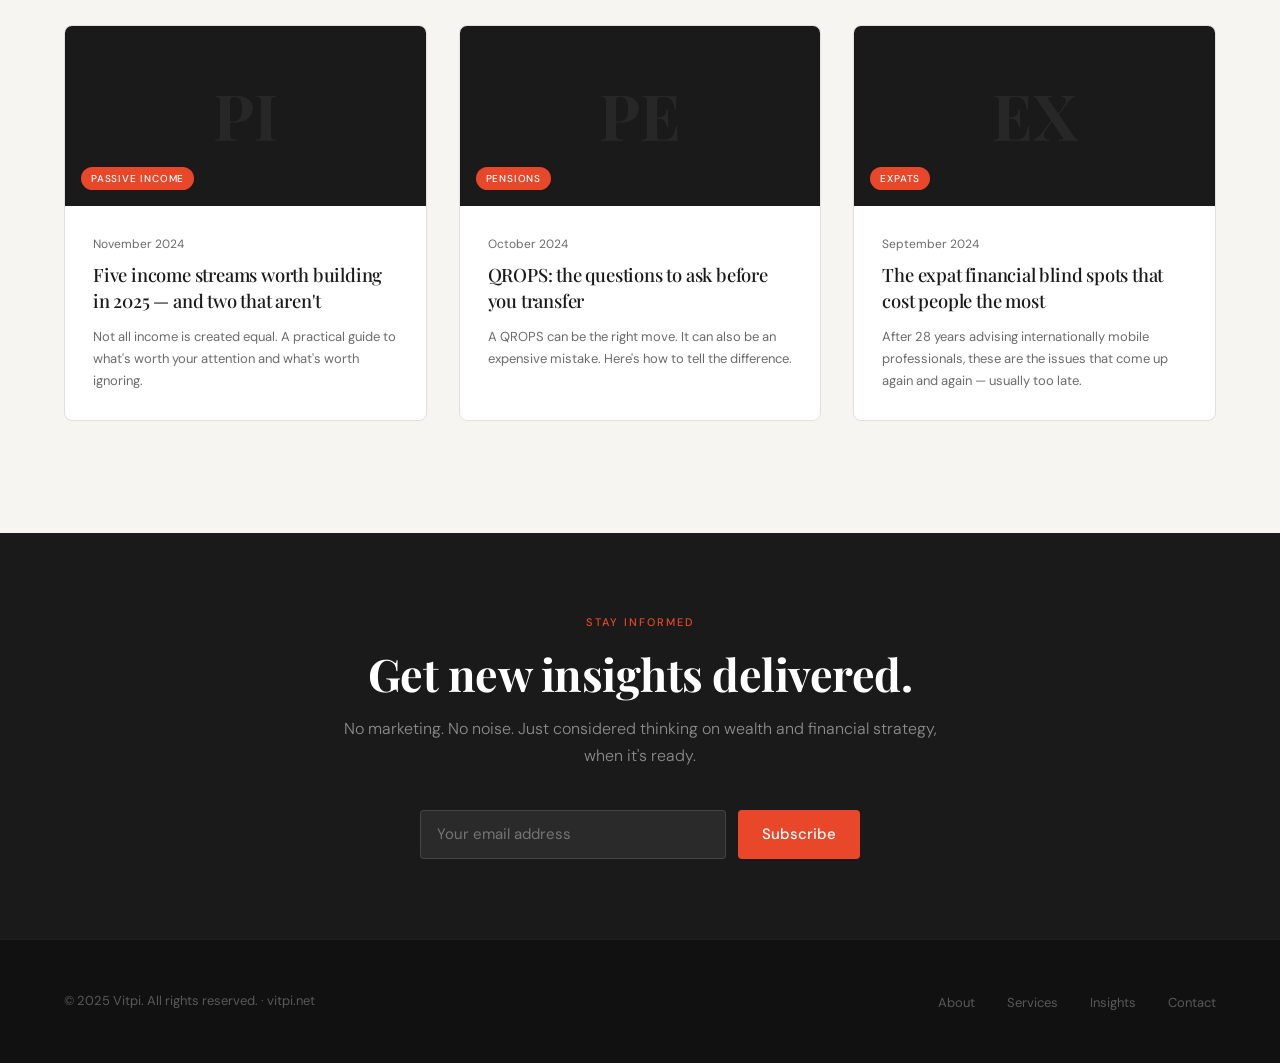
<file: vitpi-10/pages/blog.html>
<!DOCTYPE html>
<html lang="en">
<head>
  <meta charset="UTF-8">
  <meta name="viewport" content="width=device-width, initial-scale=1.0">
  <title>Insights — Vitpi Wealth Management</title>
  <meta name="description" content="Wealth management insights, passive income strategies and financial thinking from Graham Noble at Vitpi.">
  <link rel="stylesheet" href="../css/style.css">
  <style>
    .fade-in { opacity: 0; transform: translateY(24px); transition: opacity 0.7s ease, transform 0.7s ease; }
    .fade-in.visible { opacity: 1; transform: none; }
    .filter-bar { display: flex; gap: 0.75rem; flex-wrap: wrap; margin-bottom: 3rem; }
    .filter-btn { font-size: 12px; padding: 0.5rem 1.2rem; border-radius: 100px; border: 1px solid var(--light-border); background: white; color: var(--mid); cursor: pointer; transition: all 0.2s; font-family: 'DM Sans', sans-serif; font-weight: 400; }
    .filter-btn:hover, .filter-btn.active { background: var(--vitpi-red); color: white; border-color: var(--vitpi-red); }
    .blog-hero-card { background: var(--dark); border-radius: 8px; padding: 4rem; margin-bottom: 2rem; display: grid; grid-template-columns: 1fr 1fr; gap: 3rem; align-items: center; position: relative; overflow: hidden; }
    .blog-hero-card::before { content: ''; position: absolute; top: 0; left: 0; right: 0; height: 3px; background: var(--vitpi-red); }
    .blog-hero-label { font-size: 10px; letter-spacing: 0.15em; text-transform: uppercase; color: var(--vitpi-red); font-weight: 500; margin-bottom: 1rem; }
    .blog-hero-title { font-family: 'Playfair Display', serif; font-size: 2rem; font-weight: 700; color: white; line-height: 1.25; margin-bottom: 1rem; letter-spacing: -0.5px; }
    .blog-hero-excerpt { font-size: 15px; color: rgba(255,255,255,0.5); line-height: 1.75; margin-bottom: 2rem; }
    .blog-hero-visual { background: rgba(255,255,255,0.03); border: 1px solid rgba(255,255,255,0.07); border-radius: 8px; padding: 3rem; text-align: center; }
    .blog-hero-icon { font-family: 'Playfair Display', serif; font-size: 6rem; color: rgba(255,255,255,0.08); font-weight: 700; }
    @media(max-width:900px) { .blog-hero-card { grid-template-columns: 1fr; } .blog-hero-visual { display: none; } }
  </style>
</head>
<body>

<nav>
  <a href="../index.html" class="nav-logo">
    <div class="nav-logo-mark">V</div>
    <span class="nav-logo-text">Vitpi</span>
  </a>
  <ul class="nav-links">
    <li><a href="../index.html">Home</a></li>
    <li><a href="about.html">About</a></li>
    <li><a href="services.html">Services</a></li>
    <li><a href="testimonials.html">Clients</a></li>
    <li><a href="blog.html">Insights</a></li>
    <li><a href="contact.html" class="nav-cta">Get in Touch</a></li>
  </ul>
  <button class="nav-hamburger" aria-label="Menu"><span></span><span></span><span></span></button>
</nav>

<div class="page-hero">
  <p class="section-eyebrow">Insights</p>
  <h1 class="section-title light" style="font-size:clamp(2.5rem,5vw,4rem); max-width:700px; margin:0 auto 1rem;">Thinking out loud about wealth.</h1>
  <p style="color:rgba(255,255,255,0.5); font-size:17px; font-weight:300;">Practical perspectives on passive income, wealth management and financial strategy.</p>
</div>

<section style="background:var(--warm-white);" class="fade-in">

  <div class="filter-bar">
    <button class="filter-btn active">All</button>
    <button class="filter-btn">Passive Income</button>
    <button class="filter-btn">Pensions</button>
    <button class="filter-btn">Wealth Strategy</button>
    <button class="filter-btn">Expats</button>
    <button class="filter-btn">Markets</button>
  </div>

  <a href="articles/passive-income.html" class="blog-hero-card fade-in" style="text-decoration:none; display:grid;">
    <div>
      <div class="blog-hero-label">Featured · Passive Income</div>
      <h2 class="blog-hero-title">Why passive income isn't passive — and why that's actually good news</h2>
      <p class="blog-hero-excerpt">The phrase is everywhere. The reality is more nuanced — and far more achievable — than most people assume. After 28 years of building income strategies for clients, here's what I actually know.</p>
      <span class="btn-primary" style="display:inline-block;">Read the article</span>
    </div>
    <div class="blog-hero-visual">
      <div class="blog-hero-icon">PI</div>
      <p style="color:rgba(255,255,255,0.2); font-size:12px; margin-top:1rem; letter-spacing:0.08em; text-transform:uppercase;">March 2025</p>
    </div>
  </a>

  <div class="blog-grid" style="margin-top:2rem;">
    <a href="articles/pension-transfers.html" class="blog-card">
      <div class="blog-card-thumb">
        <div class="blog-card-thumb-label">EX</div>
        <span class="blog-card-tag">Pensions</span>
      </div>
      <div class="blog-card-body">
        <div class="blog-card-date">February 2025</div>
        <h3 class="blog-card-title">UK pension transfers for expats: what you actually need to know in 2025</h3>
        <p class="blog-card-excerpt">The rules have evolved. If you left the UK more than two years ago, your pension strategy probably needs a serious review.</p>
      </div>
    </a>
    <a href="articles/growing-vs-protecting.html" class="blog-card">
      <div class="blog-card-thumb">
        <div class="blog-card-thumb-label">WS</div>
        <span class="blog-card-tag">Wealth Strategy</span>
      </div>
      <div class="blog-card-body">
        <div class="blog-card-date">January 2025</div>
        <h3 class="blog-card-title">The difference between growing wealth and protecting it — and why you need both</h3>
        <p class="blog-card-excerpt">Most advisors pick a lane. The right approach — and the one that actually works over time — is knowing when to switch.</p>
      </div>
    </a>
    <a href="articles/market-volatility.html" class="blog-card">
      <div class="blog-card-thumb">
        <div class="blog-card-thumb-label">MK</div>
        <span class="blog-card-tag">Markets</span>
      </div>
      <div class="blog-card-body">
        <div class="blog-card-date">December 2024</div>
        <h3 class="blog-card-title">How to think about market volatility when you're building for the long term</h3>
        <p class="blog-card-excerpt">The noise gets louder. The right response rarely changes. Here's the framework I've used with clients for nearly three decades.</p>
      </div>
    </a>
    <a href="articles/five-income-streams.html" class="blog-card">
      <div class="blog-card-thumb">
        <div class="blog-card-thumb-label">PI</div>
        <span class="blog-card-tag">Passive Income</span>
      </div>
      <div class="blog-card-body">
        <div class="blog-card-date">November 2024</div>
        <h3 class="blog-card-title">Five income streams worth building in 2025 — and two that aren't</h3>
        <p class="blog-card-excerpt">Not all income is created equal. A practical guide to what's worth your attention and what's worth ignoring.</p>
      </div>
    </a>
    <a href="articles/qrops.html" class="blog-card">
      <div class="blog-card-thumb">
        <div class="blog-card-thumb-label">PE</div>
        <span class="blog-card-tag">Pensions</span>
      </div>
      <div class="blog-card-body">
        <div class="blog-card-date">October 2024</div>
        <h3 class="blog-card-title">QROPS: the questions to ask before you transfer</h3>
        <p class="blog-card-excerpt">A QROPS can be the right move. It can also be an expensive mistake. Here's how to tell the difference.</p>
      </div>
    </a>
    <a href="articles/expat-blind-spots.html" class="blog-card">
      <div class="blog-card-thumb">
        <div class="blog-card-thumb-label">EX</div>
        <span class="blog-card-tag">Expats</span>
      </div>
      <div class="blog-card-body">
        <div class="blog-card-date">September 2024</div>
        <h3 class="blog-card-title">The expat financial blind spots that cost people the most</h3>
        <p class="blog-card-excerpt">After 28 years advising internationally mobile professionals, these are the issues that come up again and again — usually too late.</p>
      </div>
    </a>
  </div>
</section>

<section style="background:var(--dark); padding:5rem 4rem;" class="fade-in">
  <div style="max-width:600px; margin:0 auto; text-align:center;">
    <p class="section-eyebrow">Stay informed</p>
    <h2 class="section-title light" style="margin-bottom:1rem;">Get new insights delivered.</h2>
    <p style="color:rgba(255,255,255,0.5); font-size:16px; margin-bottom:2.5rem; font-weight:300;">No marketing. No noise. Just considered thinking on wealth and financial strategy, when it's ready.</p>
    <div style="display:flex; gap:0.75rem; max-width:440px; margin:0 auto;">
      <input type="email" placeholder="Your email address" style="flex:1; background:rgba(255,255,255,0.07); border:1px solid rgba(255,255,255,0.12); border-radius:4px; padding:0.85rem 1rem; color:white; font-family:'DM Sans',sans-serif; font-size:15px; outline:none;">
      <button style="background:var(--vitpi-red); color:white; border:none; padding:0.85rem 1.5rem; border-radius:4px; font-family:'DM Sans',sans-serif; font-size:15px; font-weight:500; cursor:pointer; white-space:nowrap;">Subscribe</button>
    </div>
  </div>
</section>

<footer>
  <div class="footer-copy">&copy; 2025 Vitpi. All rights reserved. · vitpi.net</div>
  <ul class="footer-links">
    <li><a href="about.html">About</a></li>
    <li><a href="services.html">Services</a></li>
    <li><a href="blog.html">Insights</a></li>
    <li><a href="contact.html">Contact</a></li>
  </ul>
</footer>

<script src="../js/main.js"></script>
<script>
  document.querySelectorAll('.filter-btn').forEach(btn => {
    btn.addEventListener('click', () => {
      document.querySelectorAll('.filter-btn').forEach(b => b.classList.remove('active'));
      btn.classList.add('active');
    });
  });
</script>
</body>
</html>
</file>
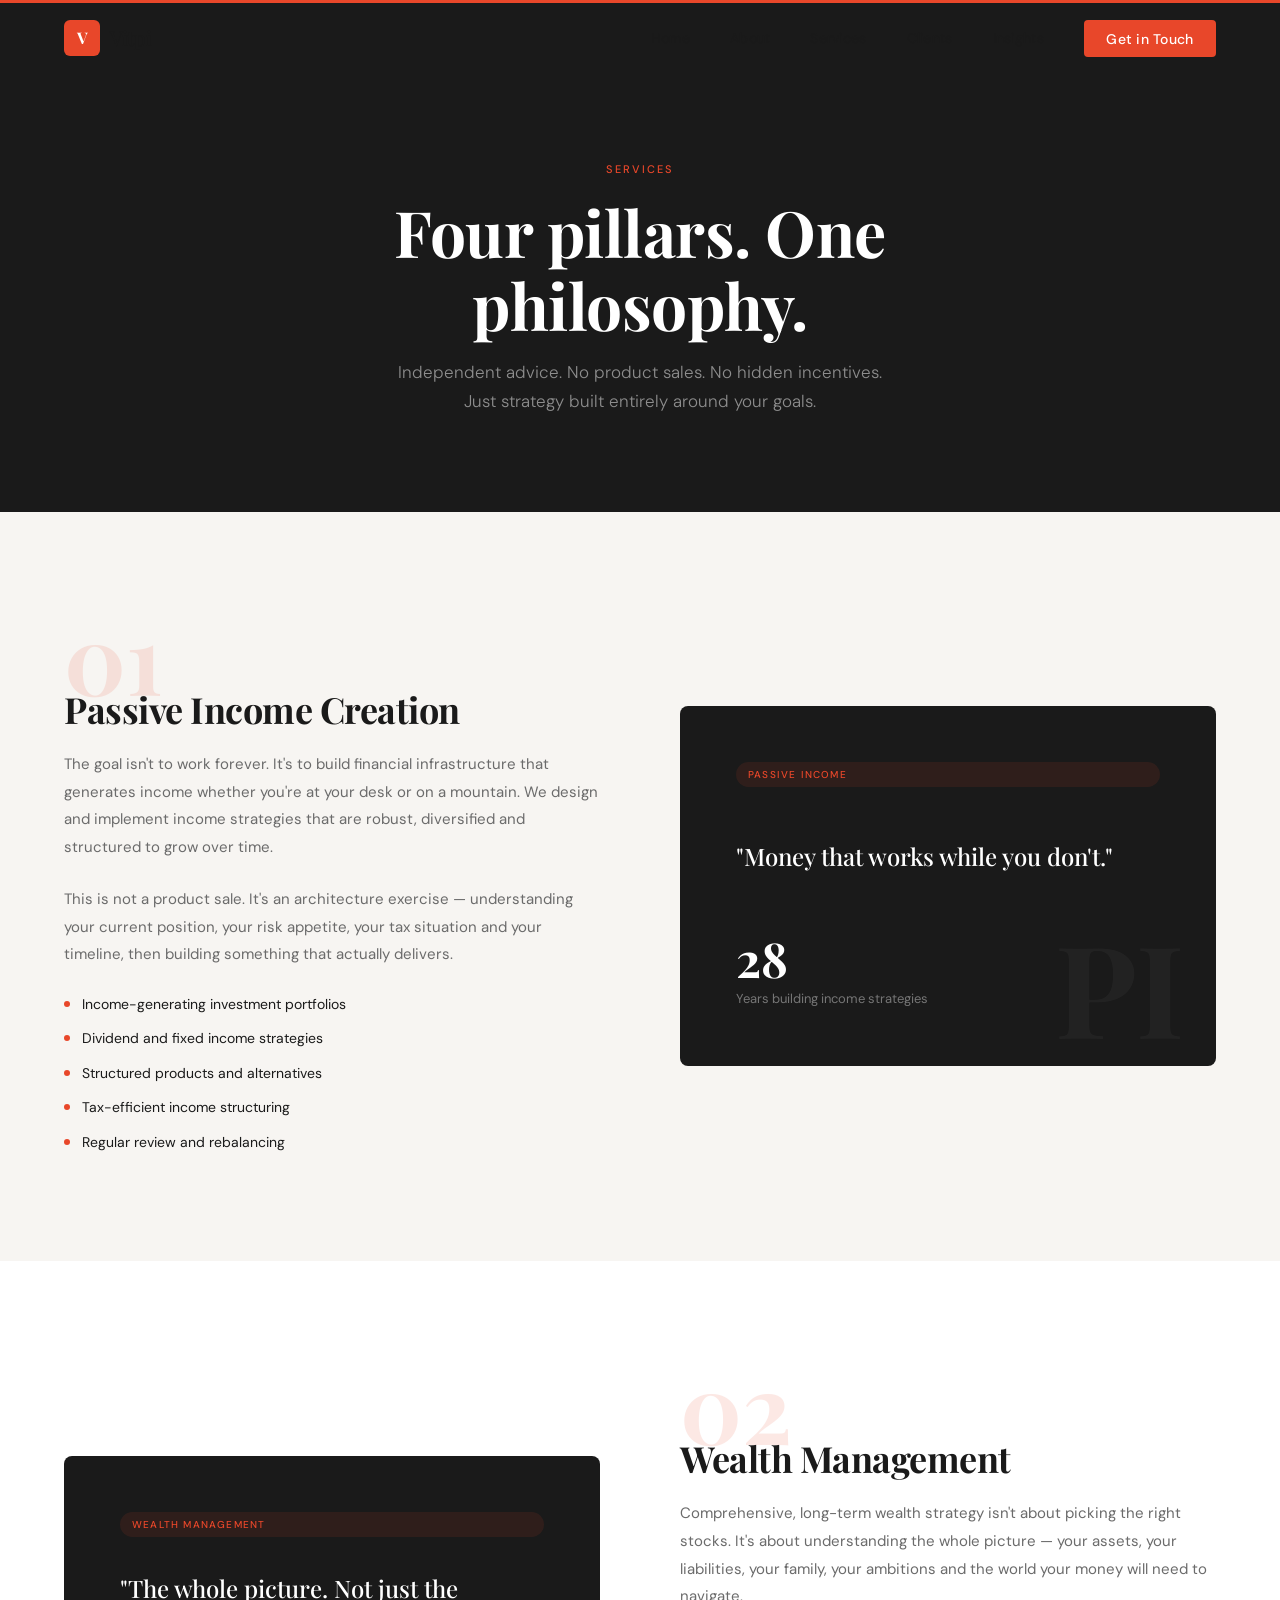
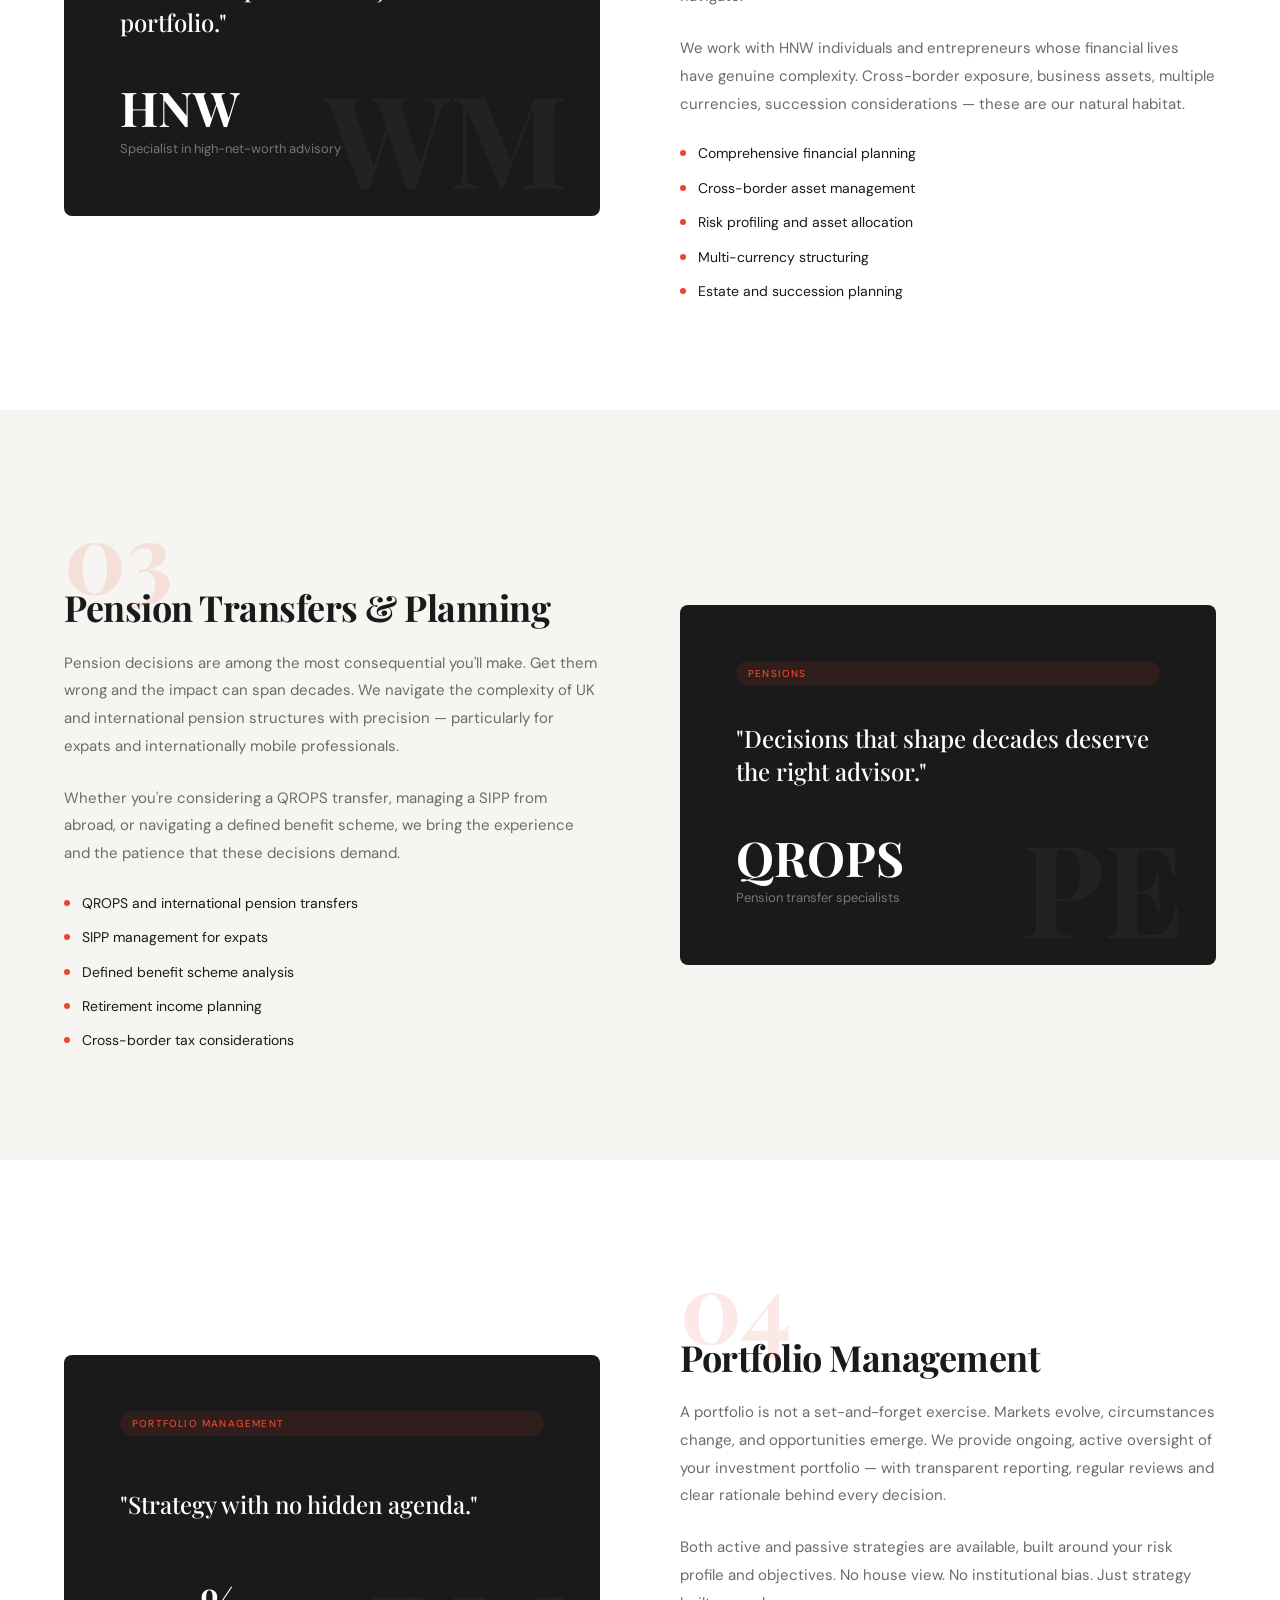
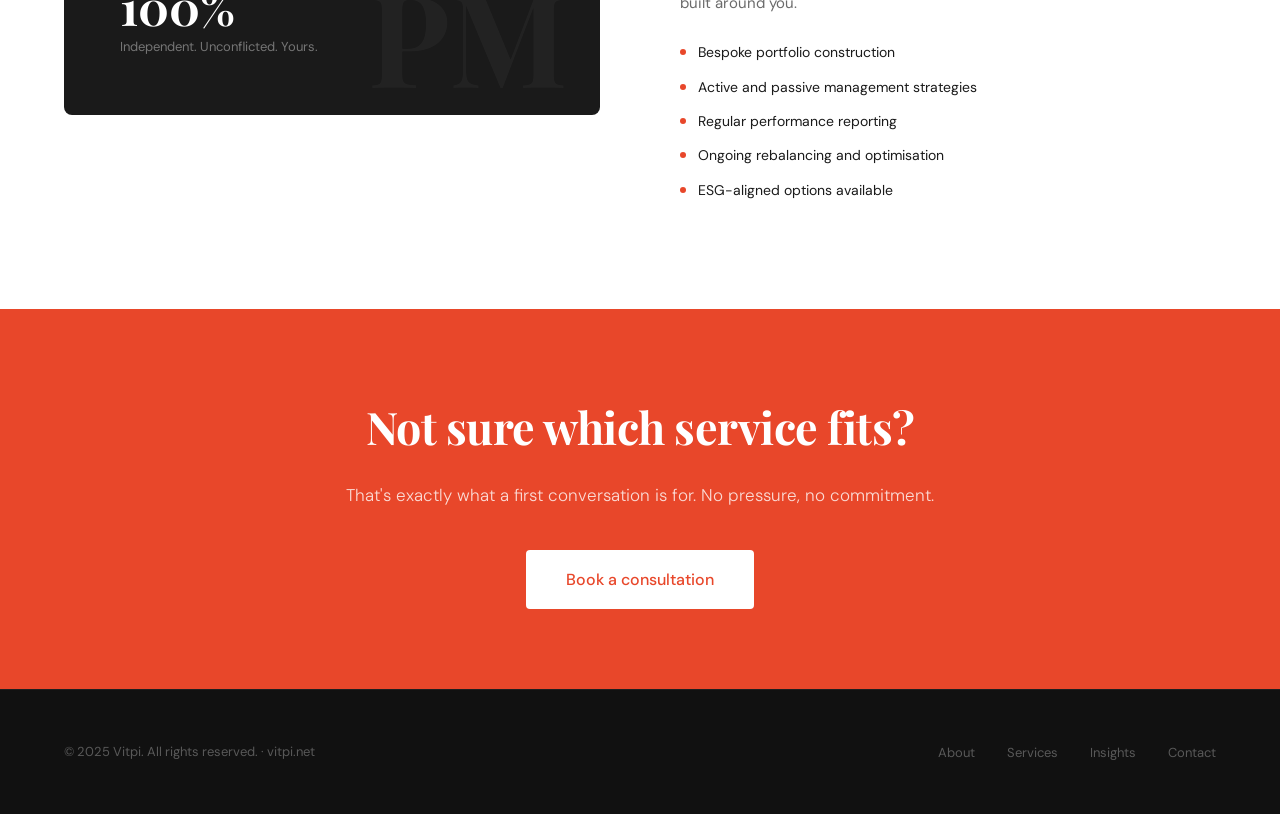
<file: vitpi-10/pages/services.html>
<!DOCTYPE html>
<html lang="en">
<head>
  <meta charset="UTF-8">
  <meta name="viewport" content="width=device-width, initial-scale=1.0">
  <title>Services — Vitpi Wealth Management</title>
  <meta name="description" content="Vitpi's core services: passive income creation, wealth management, pension transfers and portfolio management for HNW individuals in Dubai and globally.">
  <link rel="stylesheet" href="../css/style.css">
  <style>
    .fade-in { opacity: 0; transform: translateY(24px); transition: opacity 0.7s ease, transform 0.7s ease; }
    .fade-in.visible { opacity: 1; transform: none; }
    .service-detail { display: grid; grid-template-columns: 1fr 1fr; gap: 5rem; align-items: center; padding: 6rem 4rem; }
    .service-detail:nth-child(even) { background: white; }
    .service-detail:nth-child(odd) { background: var(--warm-white); }
    .service-detail.reverse { direction: rtl; }
    .service-detail.reverse > * { direction: ltr; }
    .service-num-large { font-family: 'Playfair Display', serif; font-size: 6rem; font-weight: 700; color: var(--vitpi-red); opacity: 0.12; line-height: 1; margin-bottom: -1rem; }
    .service-detail-title { font-family: 'Playfair Display', serif; font-size: 2.25rem; font-weight: 700; color: var(--dark); margin-bottom: 1.25rem; letter-spacing: -0.5px; line-height: 1.2; }
    .service-detail-body { font-size: 15px; color: var(--mid); line-height: 1.85; margin-bottom: 1.5rem; }
    .service-feature { display: flex; gap: 12px; margin-bottom: 0.75rem; align-items: flex-start; }
    .service-feature-dot { width: 6px; height: 6px; border-radius: 50%; background: var(--vitpi-red); flex-shrink: 0; margin-top: 8px; }
    .service-feature-text { font-size: 14px; color: var(--dark); line-height: 1.6; }
    .service-visual { background: var(--dark); border-radius: 8px; padding: 3.5rem; min-height: 360px; display: flex; flex-direction: column; justify-content: space-between; position: relative; overflow: hidden; }
    .service-visual-icon { font-family: 'Playfair Display', serif; font-size: 8rem; color: rgba(255,255,255,0.04); font-weight: 700; position: absolute; bottom: 1rem; right: 2rem; line-height: 1; }
    .service-visual-tag { display: inline-block; font-size: 10px; letter-spacing: 0.12em; color: var(--vitpi-red); font-weight: 500; text-transform: uppercase; background: rgba(232,71,42,0.1); padding: 4px 12px; border-radius: 100px; margin-bottom: 1.5rem; }
    .service-visual-headline { font-family: 'Playfair Display', serif; font-size: 1.5rem; color: white; font-weight: 500; line-height: 1.4; margin-bottom: 2rem; }
    .service-visual-stat { font-family: 'Playfair Display', serif; font-size: 3rem; font-weight: 700; color: white; line-height: 1; }
    .service-visual-stat-label { font-size: 13px; color: rgba(255,255,255,0.4); margin-top: 0.4rem; }
    @media(max-width:900px) { .service-detail { grid-template-columns: 1fr; gap: 2.5rem; padding: 4rem 1.5rem; } .service-detail.reverse { direction: ltr; } }
  </style>
</head>
<body>

<nav>
  <a href="../index.html" class="nav-logo">
    <div class="nav-logo-mark">V</div>
    <span class="nav-logo-text">Vitpi</span>
  </a>
  <ul class="nav-links">
    <li><a href="../index.html">Home</a></li>
    <li><a href="about.html">About</a></li>
    <li><a href="services.html">Services</a></li>
    <li><a href="testimonials.html">Clients</a></li>
    <li><a href="blog.html">Insights</a></li>
    <li><a href="contact.html" class="nav-cta">Get in Touch</a></li>
  </ul>
  <button class="nav-hamburger" aria-label="Menu"><span></span><span></span><span></span></button>
</nav>

<div class="page-hero">
  <p class="section-eyebrow">Services</p>
  <h1 class="section-title light" style="font-size:clamp(2.5rem,5vw,4rem); max-width:700px; margin:0 auto 1rem;">Four pillars. One philosophy.</h1>
  <p style="color:rgba(255,255,255,0.5); font-size:17px; font-weight:300; max-width:500px; margin:0 auto;">Independent advice. No product sales. No hidden incentives. Just strategy built entirely around your goals.</p>
</div>

<!-- SERVICE 01 -->
<div class="service-detail fade-in">
  <div>
    <div class="service-num-large">01</div>
    <h2 class="service-detail-title">Passive Income Creation</h2>
    <p class="service-detail-body">The goal isn't to work forever. It's to build financial infrastructure that generates income whether you're at your desk or on a mountain. We design and implement income strategies that are robust, diversified and structured to grow over time.</p>
    <p class="service-detail-body">This is not a product sale. It's an architecture exercise — understanding your current position, your risk appetite, your tax situation and your timeline, then building something that actually delivers.</p>
    <div style="margin-top:1.5rem;">
      <div class="service-feature"><div class="service-feature-dot"></div><div class="service-feature-text">Income-generating investment portfolios</div></div>
      <div class="service-feature"><div class="service-feature-dot"></div><div class="service-feature-text">Dividend and fixed income strategies</div></div>
      <div class="service-feature"><div class="service-feature-dot"></div><div class="service-feature-text">Structured products and alternatives</div></div>
      <div class="service-feature"><div class="service-feature-dot"></div><div class="service-feature-text">Tax-efficient income structuring</div></div>
      <div class="service-feature"><div class="service-feature-dot"></div><div class="service-feature-text">Regular review and rebalancing</div></div>
    </div>
  </div>
  <div class="service-visual">
    <div class="service-visual-tag">Passive Income</div>
    <div class="service-visual-headline">"Money that works while you don't."</div>
    <div>
      <div class="service-visual-stat">28</div>
      <div class="service-visual-stat-label">Years building income strategies</div>
    </div>
    <div class="service-visual-icon">PI</div>
  </div>
</div>

<!-- SERVICE 02 -->
<div class="service-detail reverse fade-in">
  <div>
    <div class="service-num-large">02</div>
    <h2 class="service-detail-title">Wealth Management</h2>
    <p class="service-detail-body">Comprehensive, long-term wealth strategy isn't about picking the right stocks. It's about understanding the whole picture — your assets, your liabilities, your family, your ambitions and the world your money will need to navigate.</p>
    <p class="service-detail-body">We work with HNW individuals and entrepreneurs whose financial lives have genuine complexity. Cross-border exposure, business assets, multiple currencies, succession considerations — these are our natural habitat.</p>
    <div style="margin-top:1.5rem;">
      <div class="service-feature"><div class="service-feature-dot"></div><div class="service-feature-text">Comprehensive financial planning</div></div>
      <div class="service-feature"><div class="service-feature-dot"></div><div class="service-feature-text">Cross-border asset management</div></div>
      <div class="service-feature"><div class="service-feature-dot"></div><div class="service-feature-text">Risk profiling and asset allocation</div></div>
      <div class="service-feature"><div class="service-feature-dot"></div><div class="service-feature-text">Multi-currency structuring</div></div>
      <div class="service-feature"><div class="service-feature-dot"></div><div class="service-feature-text">Estate and succession planning</div></div>
    </div>
  </div>
  <div class="service-visual">
    <div class="service-visual-tag">Wealth Management</div>
    <div class="service-visual-headline">"The whole picture. Not just the portfolio."</div>
    <div>
      <div class="service-visual-stat">HNW</div>
      <div class="service-visual-stat-label">Specialist in high-net-worth advisory</div>
    </div>
    <div class="service-visual-icon">WM</div>
  </div>
</div>

<!-- SERVICE 03 -->
<div class="service-detail fade-in">
  <div>
    <div class="service-num-large">03</div>
    <h2 class="service-detail-title">Pension Transfers &amp; Planning</h2>
    <p class="service-detail-body">Pension decisions are among the most consequential you'll make. Get them wrong and the impact can span decades. We navigate the complexity of UK and international pension structures with precision — particularly for expats and internationally mobile professionals.</p>
    <p class="service-detail-body">Whether you're considering a QROPS transfer, managing a SIPP from abroad, or navigating a defined benefit scheme, we bring the experience and the patience that these decisions demand.</p>
    <div style="margin-top:1.5rem;">
      <div class="service-feature"><div class="service-feature-dot"></div><div class="service-feature-text">QROPS and international pension transfers</div></div>
      <div class="service-feature"><div class="service-feature-dot"></div><div class="service-feature-text">SIPP management for expats</div></div>
      <div class="service-feature"><div class="service-feature-dot"></div><div class="service-feature-text">Defined benefit scheme analysis</div></div>
      <div class="service-feature"><div class="service-feature-dot"></div><div class="service-feature-text">Retirement income planning</div></div>
      <div class="service-feature"><div class="service-feature-dot"></div><div class="service-feature-text">Cross-border tax considerations</div></div>
    </div>
  </div>
  <div class="service-visual">
    <div class="service-visual-tag">Pensions</div>
    <div class="service-visual-headline">"Decisions that shape decades deserve the right advisor."</div>
    <div>
      <div class="service-visual-stat">QROPS</div>
      <div class="service-visual-stat-label">Pension transfer specialists</div>
    </div>
    <div class="service-visual-icon">PE</div>
  </div>
</div>

<!-- SERVICE 04 -->
<div class="service-detail reverse fade-in">
  <div>
    <div class="service-num-large">04</div>
    <h2 class="service-detail-title">Portfolio Management</h2>
    <p class="service-detail-body">A portfolio is not a set-and-forget exercise. Markets evolve, circumstances change, and opportunities emerge. We provide ongoing, active oversight of your investment portfolio — with transparent reporting, regular reviews and clear rationale behind every decision.</p>
    <p class="service-detail-body">Both active and passive strategies are available, built around your risk profile and objectives. No house view. No institutional bias. Just strategy built around you.</p>
    <div style="margin-top:1.5rem;">
      <div class="service-feature"><div class="service-feature-dot"></div><div class="service-feature-text">Bespoke portfolio construction</div></div>
      <div class="service-feature"><div class="service-feature-dot"></div><div class="service-feature-text">Active and passive management strategies</div></div>
      <div class="service-feature"><div class="service-feature-dot"></div><div class="service-feature-text">Regular performance reporting</div></div>
      <div class="service-feature"><div class="service-feature-dot"></div><div class="service-feature-text">Ongoing rebalancing and optimisation</div></div>
      <div class="service-feature"><div class="service-feature-dot"></div><div class="service-feature-text">ESG-aligned options available</div></div>
    </div>
  </div>
  <div class="service-visual">
    <div class="service-visual-tag">Portfolio Management</div>
    <div class="service-visual-headline">"Strategy with no hidden agenda."</div>
    <div>
      <div class="service-visual-stat">100%</div>
      <div class="service-visual-stat-label">Independent. Unconflicted. Yours.</div>
    </div>
    <div class="service-visual-icon">PM</div>
  </div>
</div>

<section style="background:var(--vitpi-red); padding:5rem 4rem; text-align:center;" class="fade-in">
  <h2 style="font-family:'Playfair Display',serif; font-size:clamp(2rem,3.5vw,3rem); color:white; font-weight:700; margin-bottom:1rem; letter-spacing:-0.5px;">Not sure which service fits?</h2>
  <p style="color:rgba(255,255,255,0.8); font-size:17px; margin-bottom:2.5rem; font-weight:300;">That's exactly what a first conversation is for. No pressure, no commitment.</p>
  <a href="contact.html" style="background:white; color:var(--vitpi-red); padding:1rem 2.5rem; border-radius:4px; text-decoration:none; font-weight:500; font-size:16px; display:inline-block;">Book a consultation</a>
</section>

<footer>
  <div class="footer-copy">&copy; 2025 Vitpi. All rights reserved. · vitpi.net</div>
  <ul class="footer-links">
    <li><a href="about.html">About</a></li>
    <li><a href="services.html">Services</a></li>
    <li><a href="blog.html">Insights</a></li>
    <li><a href="contact.html">Contact</a></li>
  </ul>
</footer>

<script src="../js/main.js"></script>
</body>
</html>
</file>
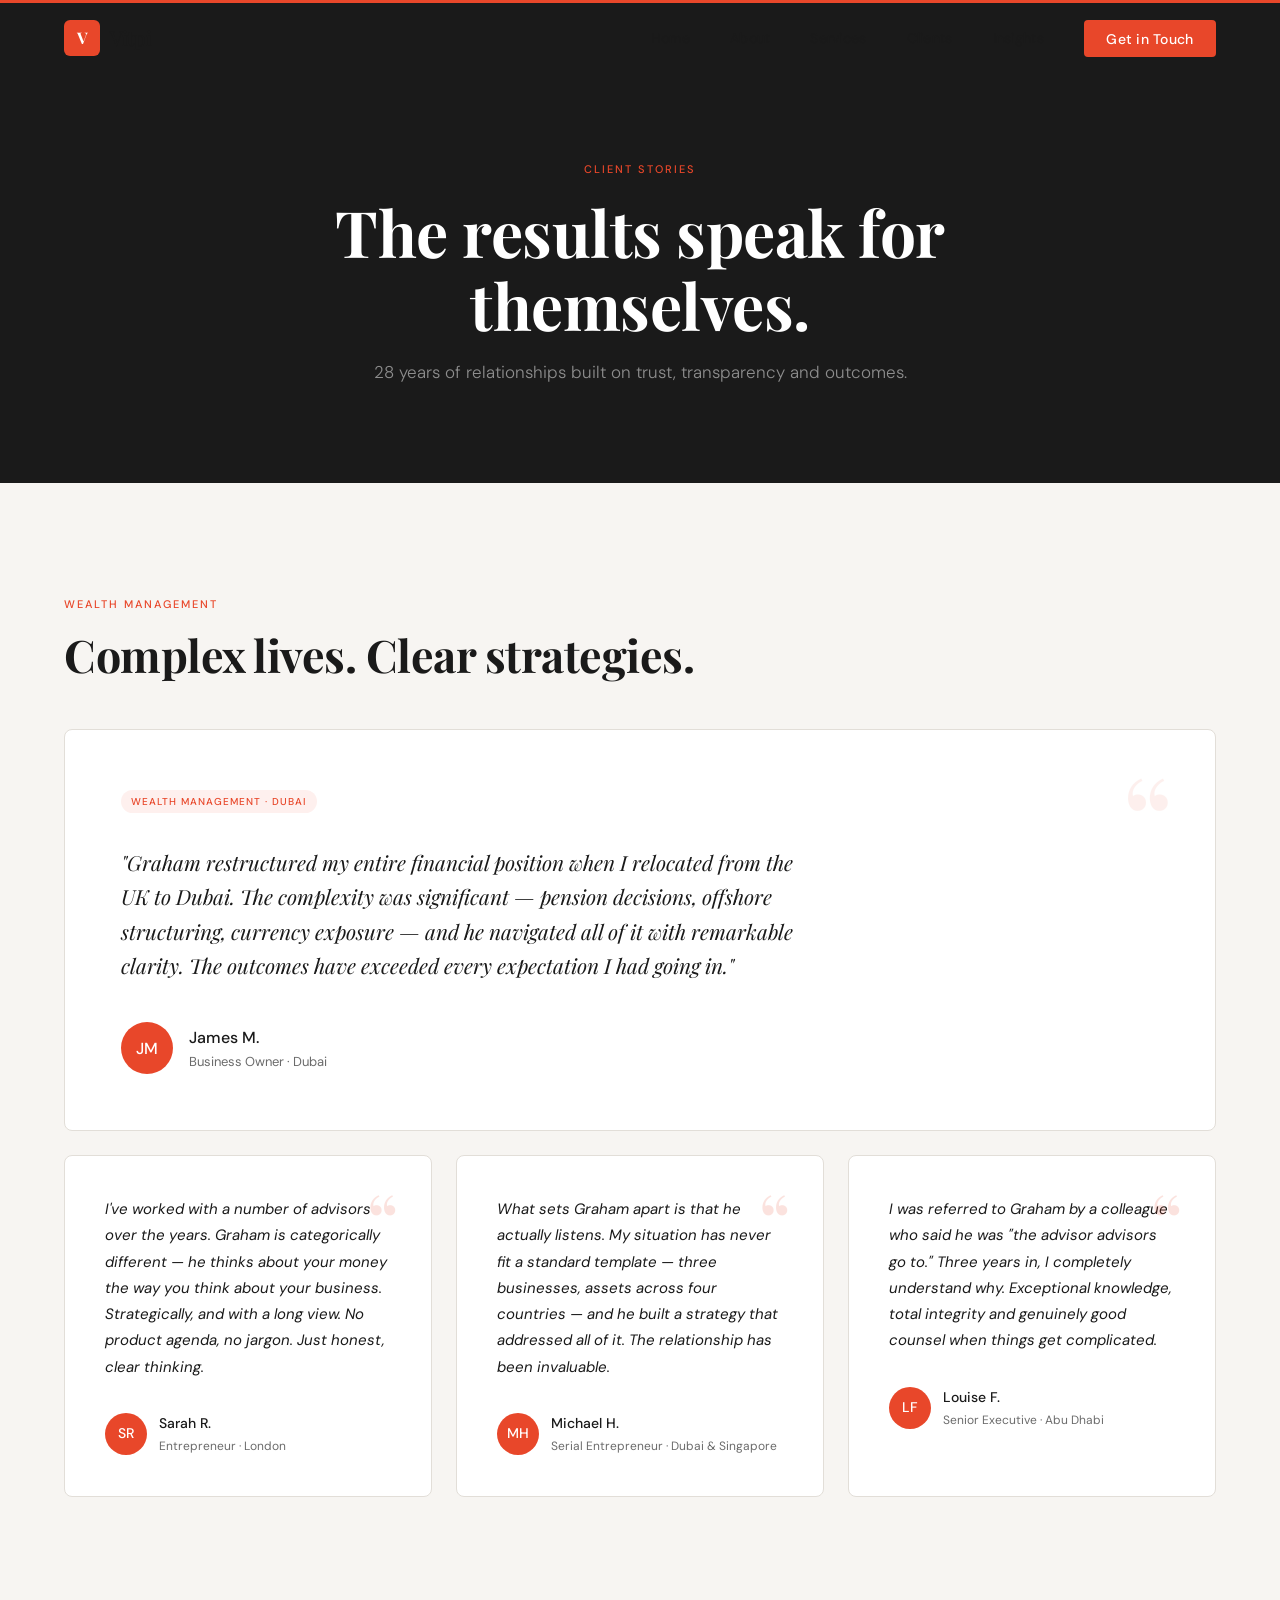
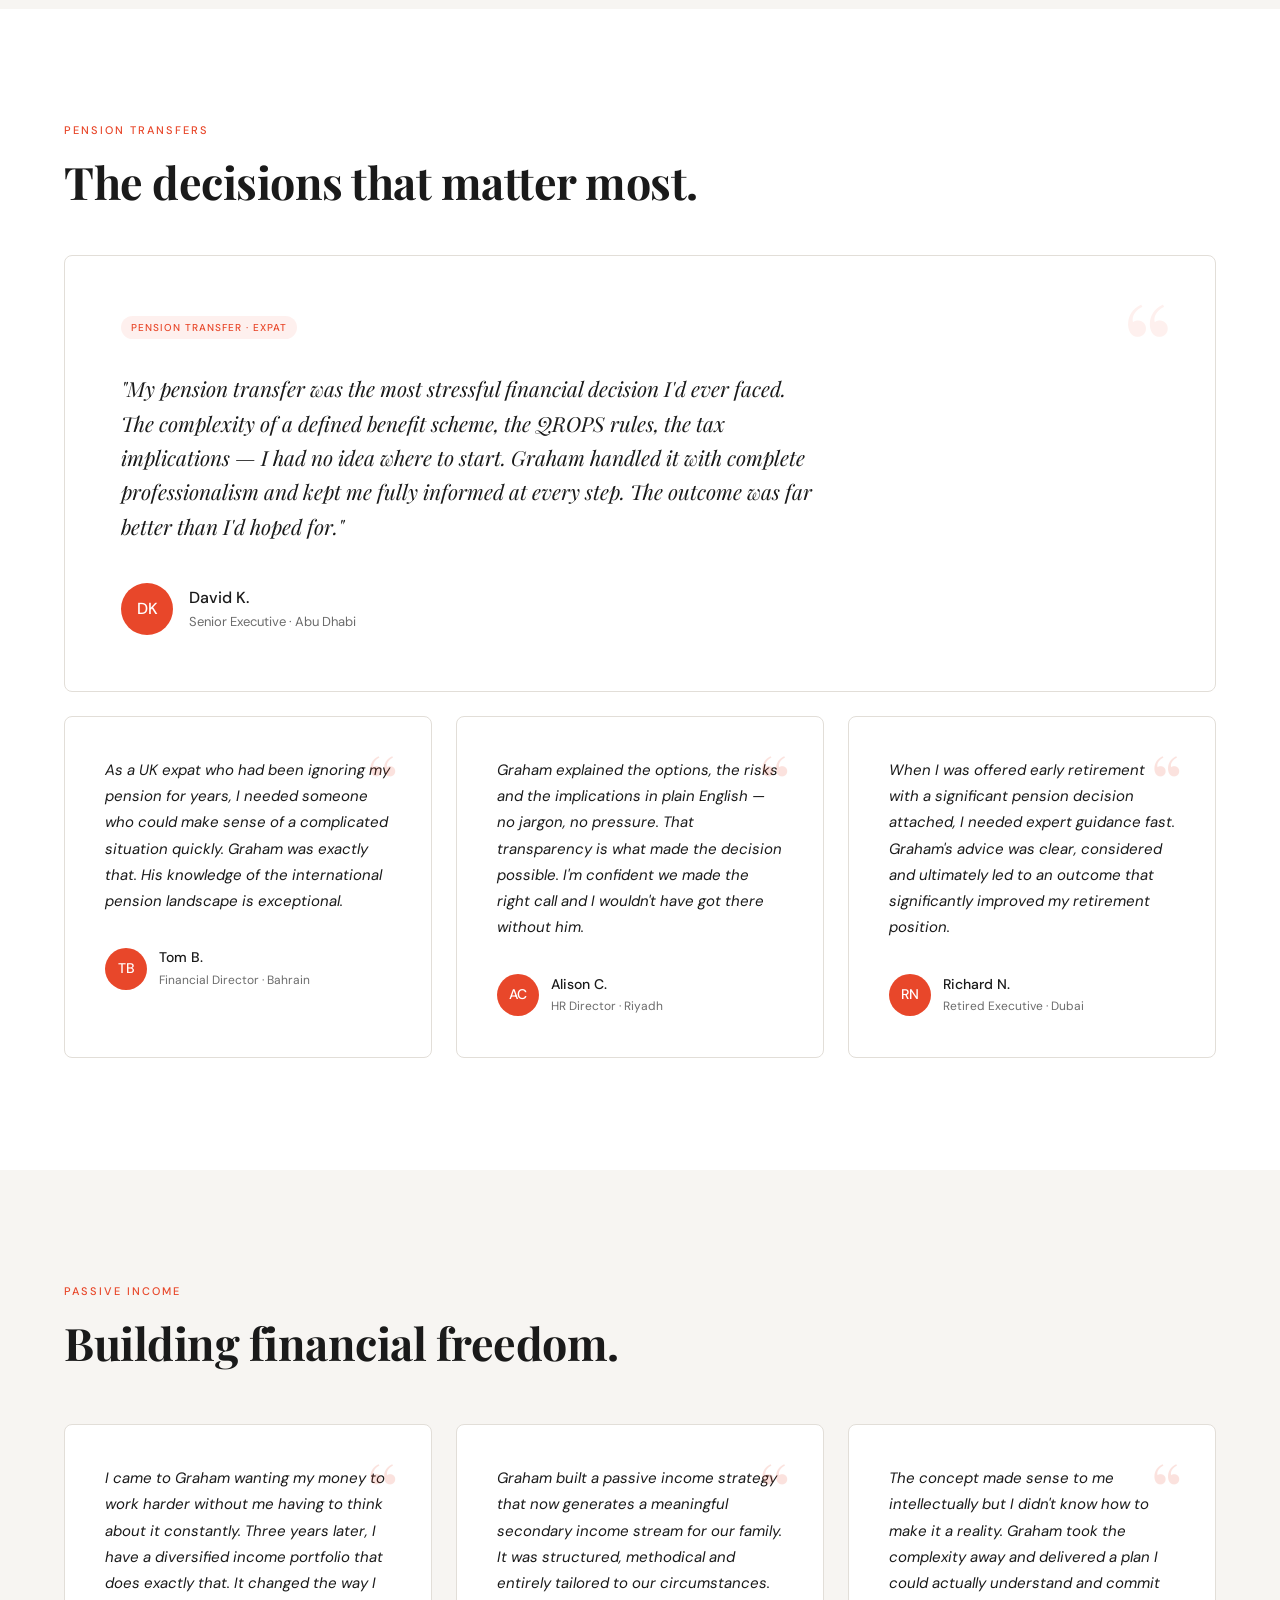
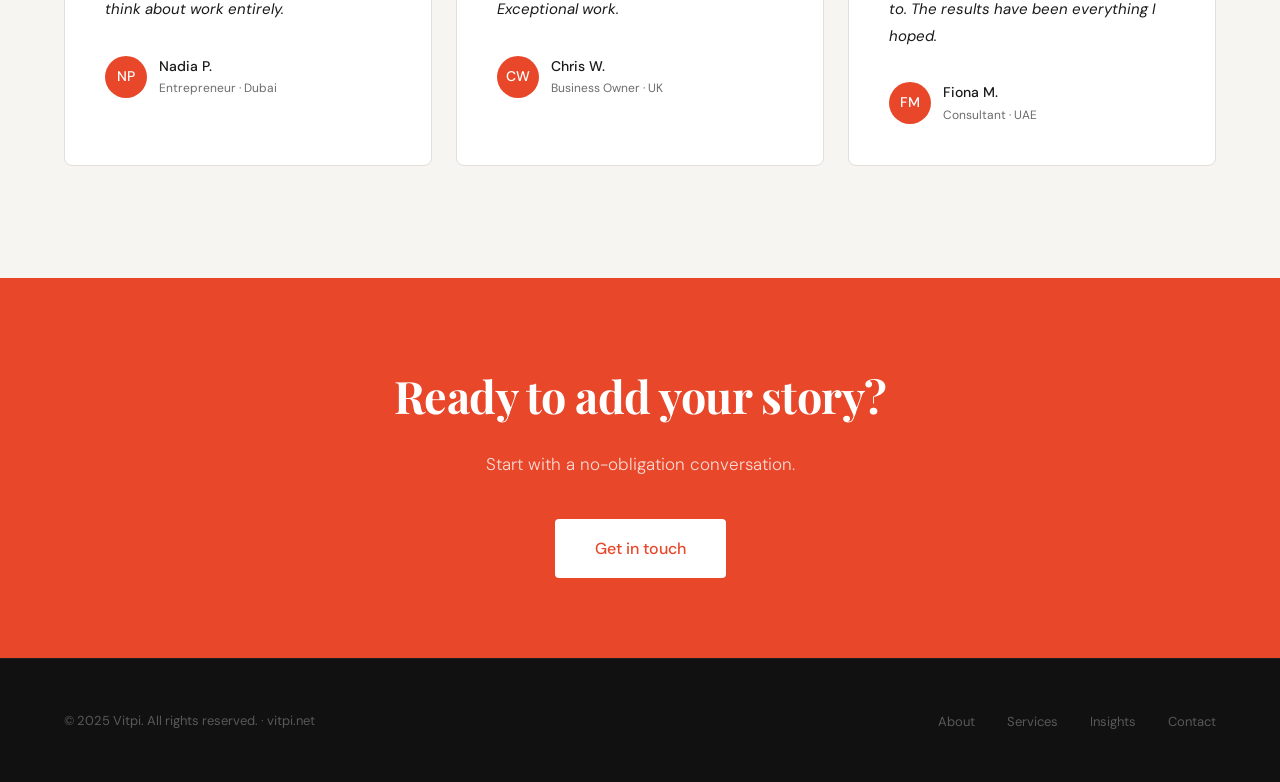
<file: vitpi-10/pages/testimonials.html>
<!DOCTYPE html>
<html lang="en">
<head>
  <meta charset="UTF-8">
  <meta name="viewport" content="width=device-width, initial-scale=1.0">
  <title>Client Stories — Vitpi</title>
  <meta name="description" content="What Vitpi clients say about Graham Noble and the wealth management experience. Real stories from HNW individuals, expats and entrepreneurs.">
  <link rel="stylesheet" href="../css/style.css">
  <style>
    .fade-in { opacity: 0; transform: translateY(24px); transition: opacity 0.7s ease, transform 0.7s ease; }
    .fade-in.visible { opacity: 1; transform: none; }
    .testimonial-large { background: white; border: 1px solid var(--light-border); border-radius: 8px; padding: 3.5rem; position: relative; overflow: hidden; margin-bottom: 1.5rem; }
    .testimonial-large::before { content: '\201C'; position: absolute; top: 1.5rem; right: 2.5rem; font-family: 'Playfair Display', serif; font-size: 8rem; color: var(--vitpi-red); opacity: 0.08; line-height: 1; }
    .testimonial-large-text { font-family: 'Playfair Display', serif; font-size: 1.3rem; color: var(--dark); line-height: 1.65; font-style: italic; margin-bottom: 2.5rem; max-width: 700px; }
    .testimonial-large-author { display: flex; align-items: center; gap: 1rem; }
    .testimonial-large-avatar { width: 52px; height: 52px; border-radius: 50%; background: var(--vitpi-red); display: flex; align-items: center; justify-content: center; color: white; font-size: 16px; font-weight: 500; flex-shrink: 0; }
    .testimonial-large-name { font-size: 16px; font-weight: 500; color: var(--dark); }
    .testimonial-large-role { font-size: 13px; color: var(--mid); }
    .testimonial-tag { display: inline-block; font-size: 10px; letter-spacing: 0.1em; text-transform: uppercase; color: var(--vitpi-red); font-weight: 500; background: rgba(232,71,42,0.08); padding: 3px 10px; border-radius: 100px; margin-bottom: 2rem; }
  </style>
</head>
<body>

<nav>
  <a href="../index.html" class="nav-logo">
    <div class="nav-logo-mark">V</div>
    <span class="nav-logo-text">Vitpi</span>
  </a>
  <ul class="nav-links">
    <li><a href="../index.html">Home</a></li>
    <li><a href="about.html">About</a></li>
    <li><a href="services.html">Services</a></li>
    <li><a href="testimonials.html">Clients</a></li>
    <li><a href="blog.html">Insights</a></li>
    <li><a href="contact.html" class="nav-cta">Get in Touch</a></li>
  </ul>
  <button class="nav-hamburger" aria-label="Menu"><span></span><span></span><span></span></button>
</nav>

<div class="page-hero">
  <p class="section-eyebrow">Client stories</p>
  <h1 class="section-title light" style="font-size:clamp(2.5rem,5vw,4rem); max-width:700px; margin:0 auto 1rem;">The results speak for themselves.</h1>
  <p style="color:rgba(255,255,255,0.5); font-size:17px; font-weight:300;">28 years of relationships built on trust, transparency and outcomes.</p>
</div>

<section style="background:var(--warm-white);" class="fade-in">
  <p class="section-eyebrow">Wealth management</p>
  <h2 class="section-title" style="margin-bottom:3rem;">Complex lives. Clear strategies.</h2>

  <div class="testimonial-large">
    <div class="testimonial-tag">Wealth Management · Dubai</div>
    <p class="testimonial-large-text">"Graham restructured my entire financial position when I relocated from the UK to Dubai. The complexity was significant — pension decisions, offshore structuring, currency exposure — and he navigated all of it with remarkable clarity. The outcomes have exceeded every expectation I had going in."</p>
    <div class="testimonial-large-author">
      <div class="testimonial-large-avatar">JM</div>
      <div>
        <div class="testimonial-large-name">James M.</div>
        <div class="testimonial-large-role">Business Owner · Dubai</div>
      </div>
    </div>
  </div>

  <div class="testimonials-grid" style="margin-top:1.5rem;">
    <div class="testimonial-card">
      <p class="testimonial-text">I've worked with a number of advisors over the years. Graham is categorically different — he thinks about your money the way you think about your business. Strategically, and with a long view. No product agenda, no jargon. Just honest, clear thinking.</p>
      <div class="testimonial-author">
        <div class="testimonial-avatar">SR</div>
        <div>
          <div class="testimonial-name">Sarah R.</div>
          <div class="testimonial-role">Entrepreneur · London</div>
        </div>
      </div>
    </div>
    <div class="testimonial-card">
      <p class="testimonial-text">What sets Graham apart is that he actually listens. My situation has never fit a standard template — three businesses, assets across four countries — and he built a strategy that addressed all of it. The relationship has been invaluable.</p>
      <div class="testimonial-author">
        <div class="testimonial-avatar">MH</div>
        <div>
          <div class="testimonial-name">Michael H.</div>
          <div class="testimonial-role">Serial Entrepreneur · Dubai &amp; Singapore</div>
        </div>
      </div>
    </div>
    <div class="testimonial-card">
      <p class="testimonial-text">I was referred to Graham by a colleague who said he was "the advisor advisors go to." Three years in, I completely understand why. Exceptional knowledge, total integrity and genuinely good counsel when things get complicated.</p>
      <div class="testimonial-author">
        <div class="testimonial-avatar">LF</div>
        <div>
          <div class="testimonial-name">Louise F.</div>
          <div class="testimonial-role">Senior Executive · Abu Dhabi</div>
        </div>
      </div>
    </div>
  </div>
</section>

<section style="background:white;" class="fade-in">
  <p class="section-eyebrow">Pension transfers</p>
  <h2 class="section-title" style="margin-bottom:3rem;">The decisions that matter most.</h2>

  <div class="testimonial-large">
    <div class="testimonial-tag">Pension Transfer · Expat</div>
    <p class="testimonial-large-text">"My pension transfer was the most stressful financial decision I'd ever faced. The complexity of a defined benefit scheme, the QROPS rules, the tax implications — I had no idea where to start. Graham handled it with complete professionalism and kept me fully informed at every step. The outcome was far better than I'd hoped for."</p>
    <div class="testimonial-large-author">
      <div class="testimonial-large-avatar">DK</div>
      <div>
        <div class="testimonial-large-name">David K.</div>
        <div class="testimonial-large-role">Senior Executive · Abu Dhabi</div>
      </div>
    </div>
  </div>

  <div class="testimonials-grid" style="margin-top:1.5rem;">
    <div class="testimonial-card">
      <p class="testimonial-text">As a UK expat who had been ignoring my pension for years, I needed someone who could make sense of a complicated situation quickly. Graham was exactly that. His knowledge of the international pension landscape is exceptional.</p>
      <div class="testimonial-author">
        <div class="testimonial-avatar">TB</div>
        <div>
          <div class="testimonial-name">Tom B.</div>
          <div class="testimonial-role">Financial Director · Bahrain</div>
        </div>
      </div>
    </div>
    <div class="testimonial-card">
      <p class="testimonial-text">Graham explained the options, the risks and the implications in plain English — no jargon, no pressure. That transparency is what made the decision possible. I'm confident we made the right call and I wouldn't have got there without him.</p>
      <div class="testimonial-author">
        <div class="testimonial-avatar">AC</div>
        <div>
          <div class="testimonial-name">Alison C.</div>
          <div class="testimonial-role">HR Director · Riyadh</div>
        </div>
      </div>
    </div>
    <div class="testimonial-card">
      <p class="testimonial-text">When I was offered early retirement with a significant pension decision attached, I needed expert guidance fast. Graham's advice was clear, considered and ultimately led to an outcome that significantly improved my retirement position.</p>
      <div class="testimonial-author">
        <div class="testimonial-avatar">RN</div>
        <div>
          <div class="testimonial-name">Richard N.</div>
          <div class="testimonial-role">Retired Executive · Dubai</div>
        </div>
      </div>
    </div>
  </div>
</section>

<section style="background:var(--warm-white);" class="fade-in">
  <p class="section-eyebrow">Passive income</p>
  <h2 class="section-title" style="margin-bottom:3rem;">Building financial freedom.</h2>
  <div class="testimonials-grid">
    <div class="testimonial-card">
      <p class="testimonial-text">I came to Graham wanting my money to work harder without me having to think about it constantly. Three years later, I have a diversified income portfolio that does exactly that. It changed the way I think about work entirely.</p>
      <div class="testimonial-author">
        <div class="testimonial-avatar">NP</div>
        <div>
          <div class="testimonial-name">Nadia P.</div>
          <div class="testimonial-role">Entrepreneur · Dubai</div>
        </div>
      </div>
    </div>
    <div class="testimonial-card">
      <p class="testimonial-text">Graham built a passive income strategy that now generates a meaningful secondary income stream for our family. It was structured, methodical and entirely tailored to our circumstances. Exceptional work.</p>
      <div class="testimonial-author">
        <div class="testimonial-avatar">CW</div>
        <div>
          <div class="testimonial-name">Chris W.</div>
          <div class="testimonial-role">Business Owner · UK</div>
        </div>
      </div>
    </div>
    <div class="testimonial-card">
      <p class="testimonial-text">The concept made sense to me intellectually but I didn't know how to make it a reality. Graham took the complexity away and delivered a plan I could actually understand and commit to. The results have been everything I hoped.</p>
      <div class="testimonial-author">
        <div class="testimonial-avatar">FM</div>
        <div>
          <div class="testimonial-name">Fiona M.</div>
          <div class="testimonial-role">Consultant · UAE</div>
        </div>
      </div>
    </div>
  </div>
</section>

<section style="background:var(--vitpi-red); padding:5rem 4rem; text-align:center;" class="fade-in">
  <h2 style="font-family:'Playfair Display',serif; font-size:clamp(2rem,3.5vw,3rem); color:white; font-weight:700; margin-bottom:1rem; letter-spacing:-0.5px;">Ready to add your story?</h2>
  <p style="color:rgba(255,255,255,0.8); font-size:17px; margin-bottom:2.5rem; font-weight:300;">Start with a no-obligation conversation.</p>
  <a href="contact.html" style="background:white; color:var(--vitpi-red); padding:1rem 2.5rem; border-radius:4px; text-decoration:none; font-weight:500; font-size:16px; display:inline-block;">Get in touch</a>
</section>

<footer>
  <div class="footer-copy">&copy; 2025 Vitpi. All rights reserved. · vitpi.net</div>
  <ul class="footer-links">
    <li><a href="about.html">About</a></li>
    <li><a href="services.html">Services</a></li>
    <li><a href="blog.html">Insights</a></li>
    <li><a href="contact.html">Contact</a></li>
  </ul>
</footer>

<script src="../js/main.js"></script>
</body>
</html>
</file>
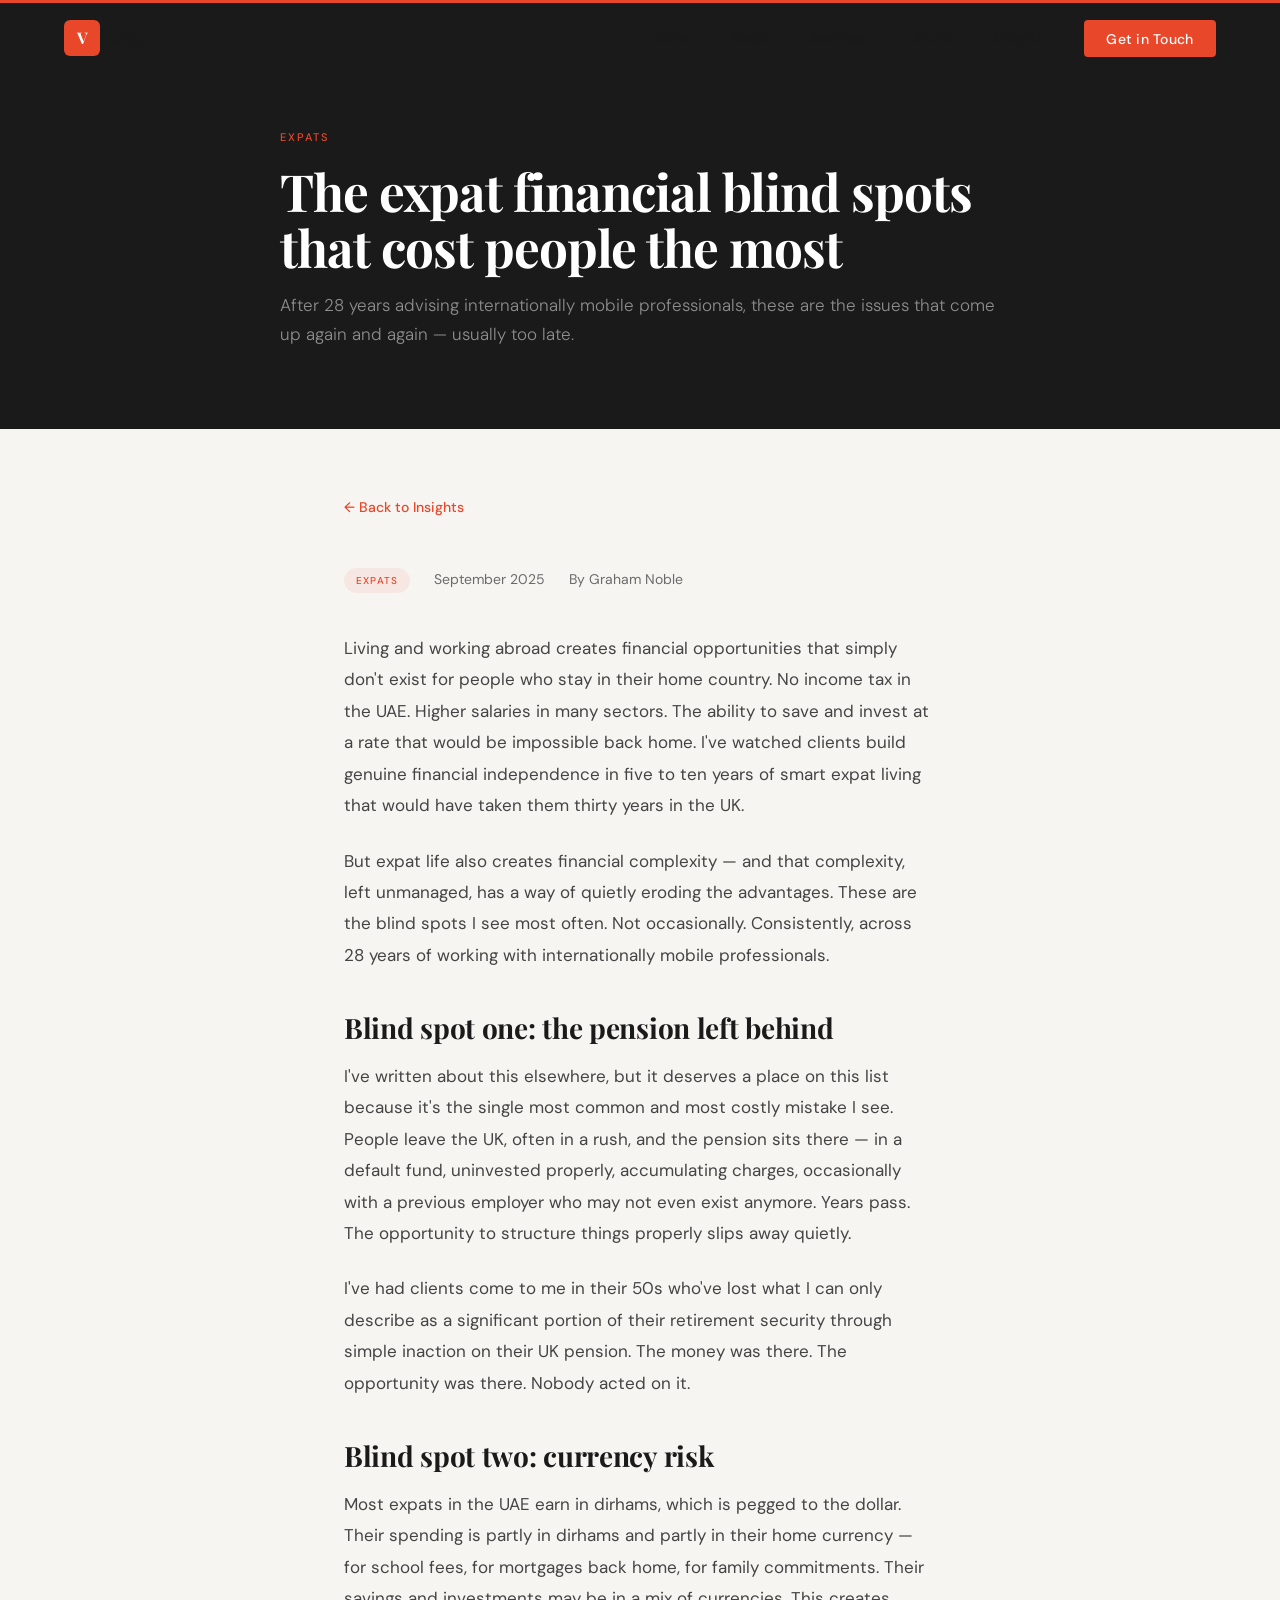
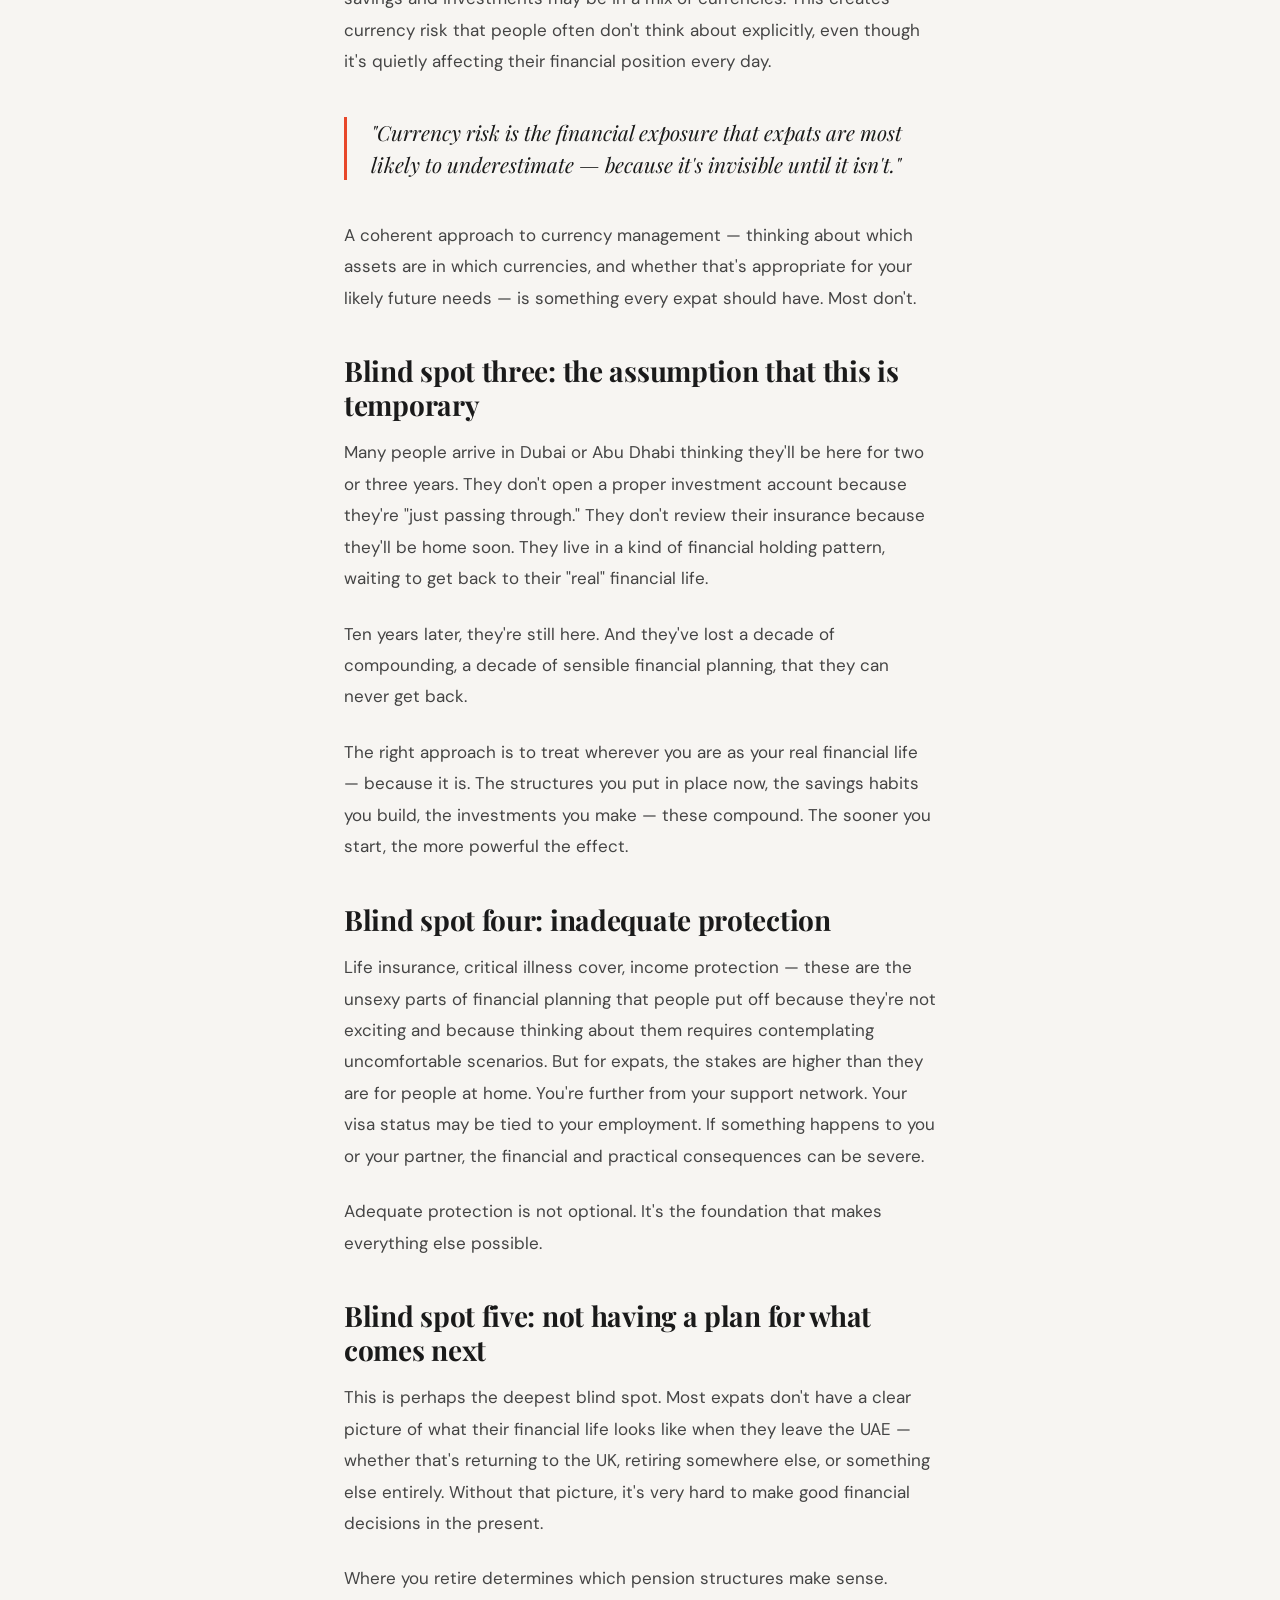
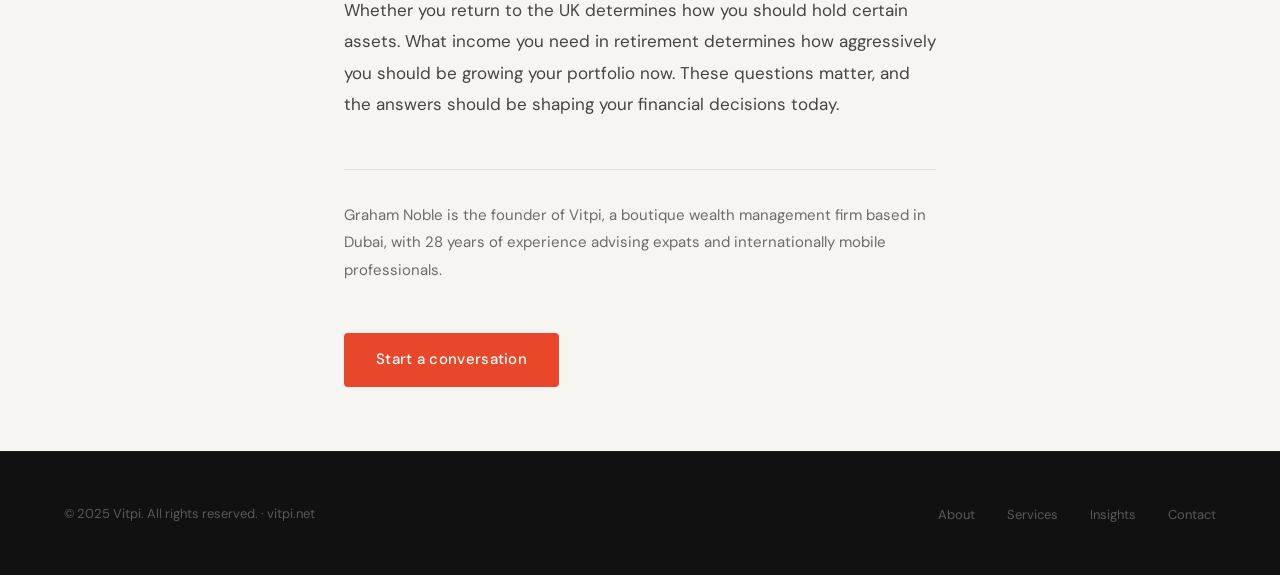
<file: vitpi-10/pages/articles/expat-blind-spots.html>
<!DOCTYPE html>
<html lang="en">
<head>
  <meta charset="UTF-8">
  <meta name="viewport" content="width=device-width, initial-scale=1.0">
  <title>The expat financial blind spots that cost people the most — Vitpi</title>
  <meta name="description" content="After 28 years advising internationally mobile professionals, these are the issues that come up again and again — usually too late.">
  <link rel="stylesheet" href="../../css/style.css">
  <style>
    .fade-in { opacity: 0; transform: translateY(24px); transition: opacity 0.7s ease, transform 0.7s ease; }
    .fade-in.visible { opacity: 1; transform: none; }
    .article-body { max-width: 720px; margin: 0 auto; padding: 4rem; }
    .article-body h2 { font-family: 'Playfair Display', serif; font-size: 1.75rem; font-weight: 700; color: var(--dark); margin: 2.5rem 0 1rem; letter-spacing: -0.3px; line-height: 1.2; }
    .article-body p { font-size: 17px; color: #444; line-height: 1.85; margin-bottom: 1.5rem; }
    .article-body blockquote { font-family: 'Playfair Display', serif; font-size: 1.3rem; color: var(--dark); line-height: 1.5; font-style: italic; border-left: 3px solid var(--vitpi-red); padding-left: 1.5rem; margin: 2.5rem 0; }
    .article-meta { display: flex; gap: 1.5rem; align-items: center; margin-bottom: 2.5rem; flex-wrap: wrap; }
    .article-tag { font-size: 10px; letter-spacing: 0.12em; text-transform: uppercase; color: var(--vitpi-red); font-weight: 500; background: rgba(232,71,42,0.08); padding: 4px 12px; border-radius: 100px; }
    .article-date { font-size: 14px; color: var(--mid); }
    .article-author { font-size: 14px; color: var(--mid); }
    .back-link { display: inline-flex; align-items: center; gap: 0.5rem; color: var(--vitpi-red); text-decoration: none; font-size: 14px; font-weight: 500; margin-bottom: 3rem; }
    @media(max-width:900px) { .article-body { padding: 2rem 1.5rem; } }
  </style>
</head>
<body>
<nav>
  <a href="../../index.html" class="nav-logo">
    <div class="nav-logo-mark">V</div>
    <span class="nav-logo-text">Vitpi</span>
  </a>
  <ul class="nav-links">
    <li><a href="../../index.html">Home</a></li>
    <li><a href="../about.html">About</a></li>
    <li><a href="../services.html">Services</a></li>
    <li><a href="../testimonials.html">Clients</a></li>
    <li><a href="../blog.html">Insights</a></li>
    <li><a href="../contact.html" class="nav-cta">Get in Touch</a></li>
  </ul>
  <button class="nav-hamburger" aria-label="Menu"><span></span><span></span><span></span></button>
</nav>
<div class="page-hero" style="padding:8rem 4rem 5rem; text-align:left;">
  <div style="max-width:720px; margin:0 auto;">
    <p class="section-eyebrow">Expats</p>
    <h1 style="font-family:'Playfair Display',serif; font-size:clamp(2rem,4vw,3.5rem); color:white; font-weight:700; line-height:1.1; letter-spacing:-1px; margin-bottom:1rem;">The expat financial blind spots that cost people the most</h1>
    <p style="color:rgba(255,255,255,0.5); font-size:17px; font-weight:300;">After 28 years advising internationally mobile professionals, these are the issues that come up again and again — usually too late.</p>
  </div>
</div>
<div class="article-body">
  <a href="../blog.html" class="back-link">&larr; Back to Insights</a>
  <div class="article-meta">
    <span class="article-tag">Expats</span>
    <span class="article-date">September 2025</span>
    <span class="article-author">By Graham Noble</span>
  </div>
  <p>Living and working abroad creates financial opportunities that simply don't exist for people who stay in their home country. No income tax in the UAE. Higher salaries in many sectors. The ability to save and invest at a rate that would be impossible back home. I've watched clients build genuine financial independence in five to ten years of smart expat living that would have taken them thirty years in the UK.</p>
  <p>But expat life also creates financial complexity — and that complexity, left unmanaged, has a way of quietly eroding the advantages. These are the blind spots I see most often. Not occasionally. Consistently, across 28 years of working with internationally mobile professionals.</p>
  <h2>Blind spot one: the pension left behind</h2>
  <p>I've written about this elsewhere, but it deserves a place on this list because it's the single most common and most costly mistake I see. People leave the UK, often in a rush, and the pension sits there — in a default fund, uninvested properly, accumulating charges, occasionally with a previous employer who may not even exist anymore. Years pass. The opportunity to structure things properly slips away quietly.</p>
  <p>I've had clients come to me in their 50s who've lost what I can only describe as a significant portion of their retirement security through simple inaction on their UK pension. The money was there. The opportunity was there. Nobody acted on it.</p>
  <h2>Blind spot two: currency risk</h2>
  <p>Most expats in the UAE earn in dirhams, which is pegged to the dollar. Their spending is partly in dirhams and partly in their home currency — for school fees, for mortgages back home, for family commitments. Their savings and investments may be in a mix of currencies. This creates currency risk that people often don't think about explicitly, even though it's quietly affecting their financial position every day.</p>
  <blockquote>"Currency risk is the financial exposure that expats are most likely to underestimate — because it's invisible until it isn't."</blockquote>
  <p>A coherent approach to currency management — thinking about which assets are in which currencies, and whether that's appropriate for your likely future needs — is something every expat should have. Most don't.</p>
  <h2>Blind spot three: the assumption that this is temporary</h2>
  <p>Many people arrive in Dubai or Abu Dhabi thinking they'll be here for two or three years. They don't open a proper investment account because they're "just passing through." They don't review their insurance because they'll be home soon. They live in a kind of financial holding pattern, waiting to get back to their "real" financial life.</p>
  <p>Ten years later, they're still here. And they've lost a decade of compounding, a decade of sensible financial planning, that they can never get back.</p>
  <p>The right approach is to treat wherever you are as your real financial life — because it is. The structures you put in place now, the savings habits you build, the investments you make — these compound. The sooner you start, the more powerful the effect.</p>
  <h2>Blind spot four: inadequate protection</h2>
  <p>Life insurance, critical illness cover, income protection — these are the unsexy parts of financial planning that people put off because they're not exciting and because thinking about them requires contemplating uncomfortable scenarios. But for expats, the stakes are higher than they are for people at home. You're further from your support network. Your visa status may be tied to your employment. If something happens to you or your partner, the financial and practical consequences can be severe.</p>
  <p>Adequate protection is not optional. It's the foundation that makes everything else possible.</p>
  <h2>Blind spot five: not having a plan for what comes next</h2>
  <p>This is perhaps the deepest blind spot. Most expats don't have a clear picture of what their financial life looks like when they leave the UAE — whether that's returning to the UK, retiring somewhere else, or something else entirely. Without that picture, it's very hard to make good financial decisions in the present.</p>
  <p>Where you retire determines which pension structures make sense. Whether you return to the UK determines how you should hold certain assets. What income you need in retirement determines how aggressively you should be growing your portfolio now. These questions matter, and the answers should be shaping your financial decisions today.</p>
  <div style="margin-top:3rem; padding-top:2rem; border-top:1px solid var(--light-border);">
    <p style="font-size:15px; color:var(--mid);">Graham Noble is the founder of Vitpi, a boutique wealth management firm based in Dubai, with 28 years of experience advising expats and internationally mobile professionals.</p>
    <a href="../contact.html" class="btn-primary" style="margin-top:1.5rem; display:inline-block;">Start a conversation</a>
  </div>
</div>
<footer>
  <div class="footer-copy">&copy; 2025 Vitpi. All rights reserved. · vitpi.net</div>
  <ul class="footer-links">
    <li><a href="../about.html">About</a></li>
    <li><a href="../services.html">Services</a></li>
    <li><a href="../blog.html">Insights</a></li>
    <li><a href="../contact.html">Contact</a></li>
  </ul>
</footer>
<script src="../../js/main.js"></script>
</body>
</html>
</file>
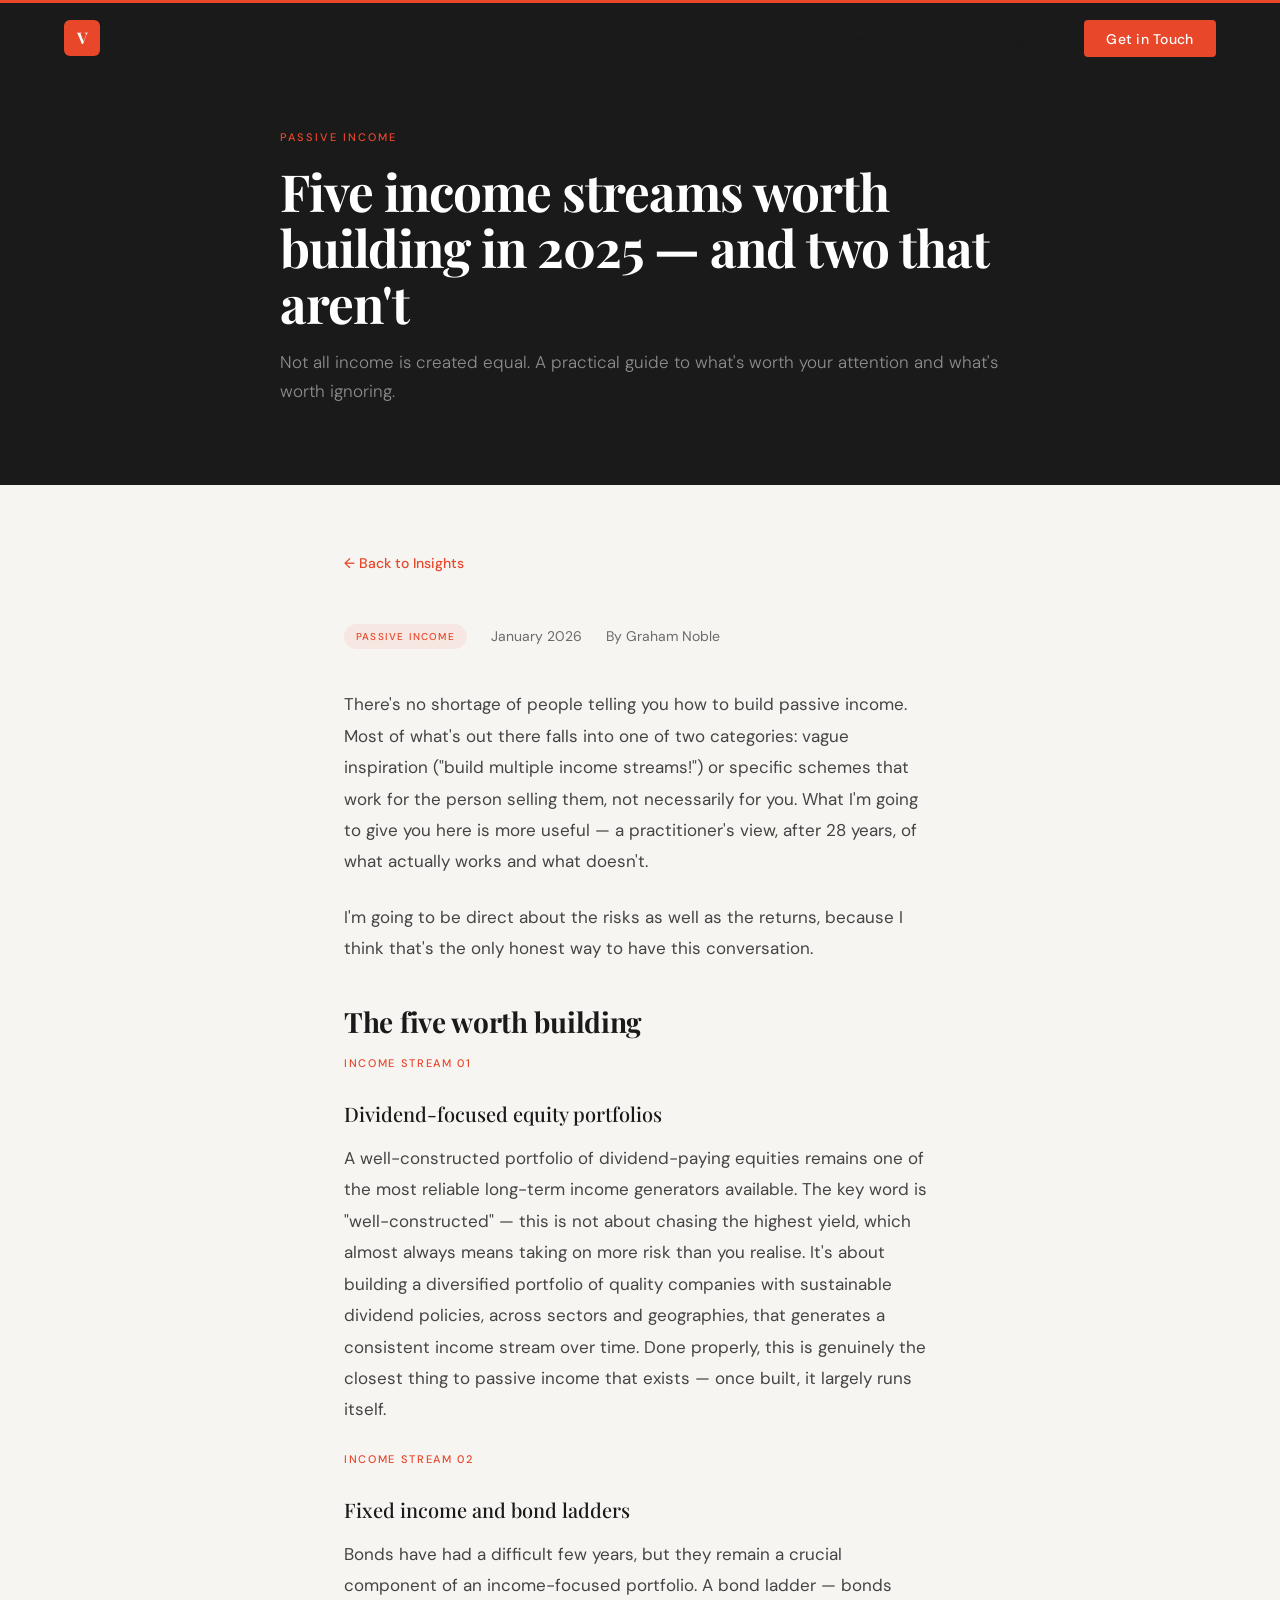
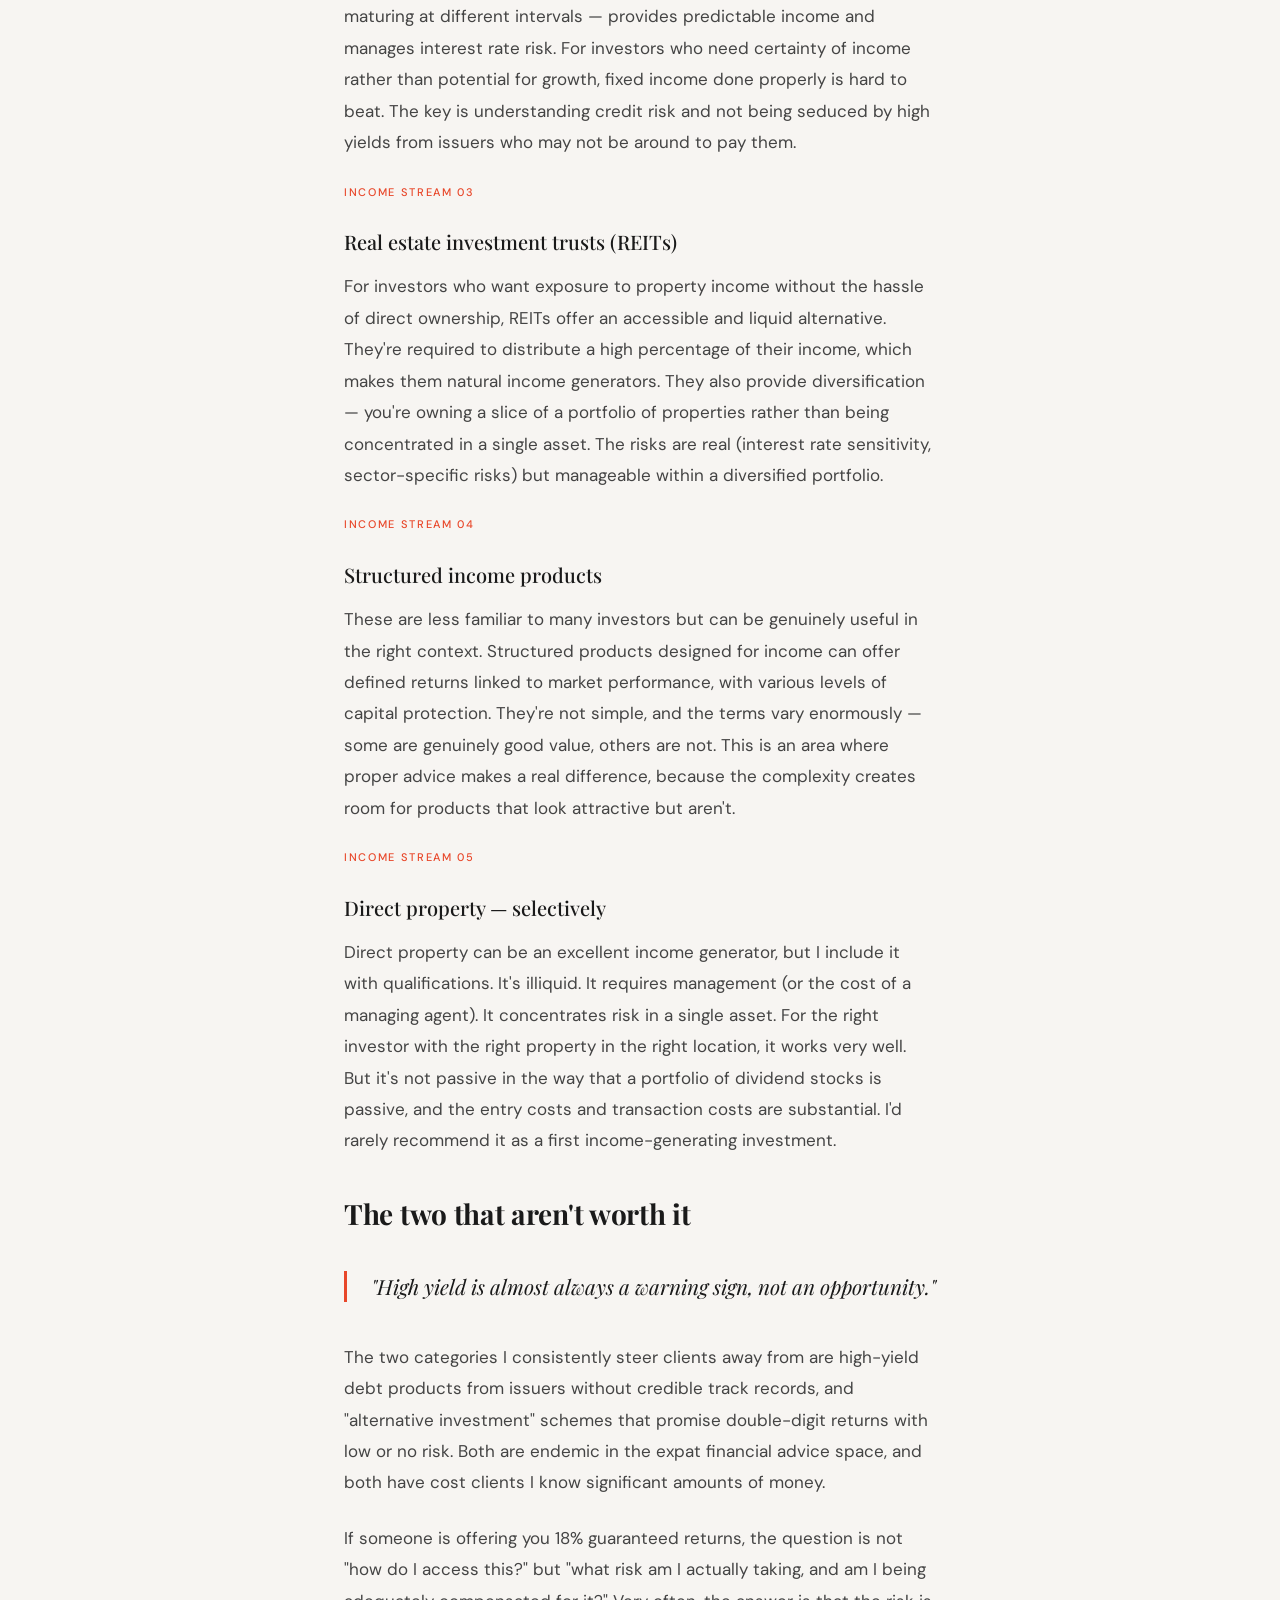
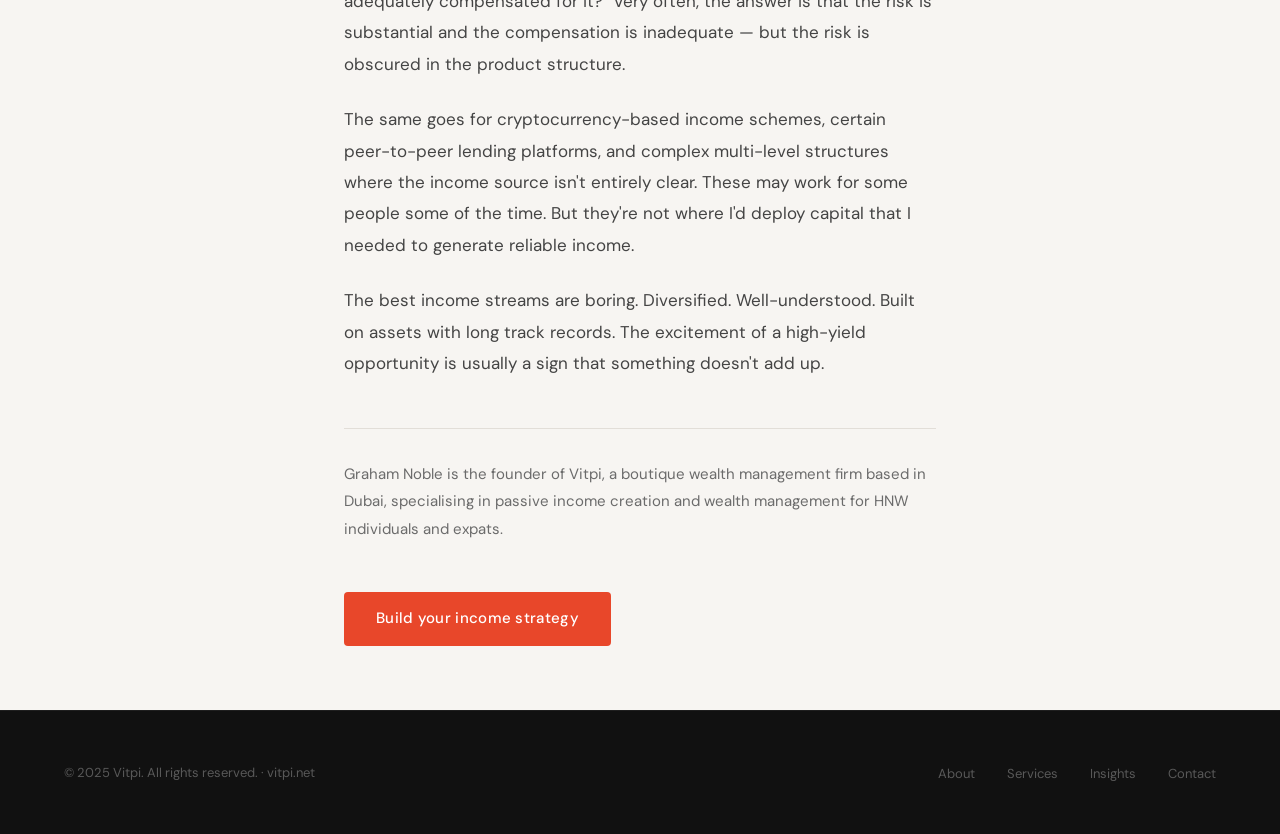
<file: vitpi-10/pages/articles/five-income-streams.html>
<!DOCTYPE html>
<html lang="en">
<head>
  <meta charset="UTF-8">
  <meta name="viewport" content="width=device-width, initial-scale=1.0">
  <title>Five income streams worth building in 2025 — Vitpi</title>
  <meta name="description" content="Not all income is created equal. A practical guide to what's worth your attention and what's worth ignoring.">
  <link rel="stylesheet" href="../../css/style.css">
  <style>
    .fade-in { opacity: 0; transform: translateY(24px); transition: opacity 0.7s ease, transform 0.7s ease; }
    .fade-in.visible { opacity: 1; transform: none; }
    .article-body { max-width: 720px; margin: 0 auto; padding: 4rem; }
    .article-body h2 { font-family: 'Playfair Display', serif; font-size: 1.75rem; font-weight: 700; color: var(--dark); margin: 2.5rem 0 1rem; letter-spacing: -0.3px; line-height: 1.2; }
    .article-body h3 { font-family: 'Playfair Display', serif; font-size: 1.25rem; font-weight: 500; color: var(--dark); margin: 1.5rem 0 0.75rem; }
    .article-body p { font-size: 17px; color: #444; line-height: 1.85; margin-bottom: 1.5rem; }
    .article-body blockquote { font-family: 'Playfair Display', serif; font-size: 1.3rem; color: var(--dark); line-height: 1.5; font-style: italic; border-left: 3px solid var(--vitpi-red); padding-left: 1.5rem; margin: 2.5rem 0; }
    .article-meta { display: flex; gap: 1.5rem; align-items: center; margin-bottom: 2.5rem; flex-wrap: wrap; }
    .article-tag { font-size: 10px; letter-spacing: 0.12em; text-transform: uppercase; color: var(--vitpi-red); font-weight: 500; background: rgba(232,71,42,0.08); padding: 4px 12px; border-radius: 100px; }
    .article-date { font-size: 14px; color: var(--mid); }
    .article-author { font-size: 14px; color: var(--mid); }
    .back-link { display: inline-flex; align-items: center; gap: 0.5rem; color: var(--vitpi-red); text-decoration: none; font-size: 14px; font-weight: 500; margin-bottom: 3rem; }
    .stream-num { font-size: 11px; letter-spacing: 0.15em; color: var(--vitpi-red); font-weight: 500; text-transform: uppercase; margin-bottom: 0.25rem; }
    @media(max-width:900px) { .article-body { padding: 2rem 1.5rem; } }
  </style>
</head>
<body>
<nav>
  <a href="../../index.html" class="nav-logo">
    <div class="nav-logo-mark">V</div>
    <span class="nav-logo-text">Vitpi</span>
  </a>
  <ul class="nav-links">
    <li><a href="../../index.html">Home</a></li>
    <li><a href="../about.html">About</a></li>
    <li><a href="../services.html">Services</a></li>
    <li><a href="../testimonials.html">Clients</a></li>
    <li><a href="../blog.html">Insights</a></li>
    <li><a href="../contact.html" class="nav-cta">Get in Touch</a></li>
  </ul>
  <button class="nav-hamburger" aria-label="Menu"><span></span><span></span><span></span></button>
</nav>
<div class="page-hero" style="padding:8rem 4rem 5rem; text-align:left;">
  <div style="max-width:720px; margin:0 auto;">
    <p class="section-eyebrow">Passive Income</p>
    <h1 style="font-family:'Playfair Display',serif; font-size:clamp(2rem,4vw,3.5rem); color:white; font-weight:700; line-height:1.1; letter-spacing:-1px; margin-bottom:1rem;">Five income streams worth building in 2025 — and two that aren't</h1>
    <p style="color:rgba(255,255,255,0.5); font-size:17px; font-weight:300;">Not all income is created equal. A practical guide to what's worth your attention and what's worth ignoring.</p>
  </div>
</div>
<div class="article-body">
  <a href="../blog.html" class="back-link">&larr; Back to Insights</a>
  <div class="article-meta">
    <span class="article-tag">Passive Income</span>
    <span class="article-date">January 2026</span>
    <span class="article-author">By Graham Noble</span>
  </div>
  <p>There's no shortage of people telling you how to build passive income. Most of what's out there falls into one of two categories: vague inspiration ("build multiple income streams!") or specific schemes that work for the person selling them, not necessarily for you. What I'm going to give you here is more useful — a practitioner's view, after 28 years, of what actually works and what doesn't.</p>
  <p>I'm going to be direct about the risks as well as the returns, because I think that's the only honest way to have this conversation.</p>
  <h2>The five worth building</h2>
  <div class="stream-num">Income stream 01</div>
  <h3>Dividend-focused equity portfolios</h3>
  <p>A well-constructed portfolio of dividend-paying equities remains one of the most reliable long-term income generators available. The key word is "well-constructed" — this is not about chasing the highest yield, which almost always means taking on more risk than you realise. It's about building a diversified portfolio of quality companies with sustainable dividend policies, across sectors and geographies, that generates a consistent income stream over time. Done properly, this is genuinely the closest thing to passive income that exists — once built, it largely runs itself.</p>
  <div class="stream-num">Income stream 02</div>
  <h3>Fixed income and bond ladders</h3>
  <p>Bonds have had a difficult few years, but they remain a crucial component of an income-focused portfolio. A bond ladder — bonds maturing at different intervals — provides predictable income and manages interest rate risk. For investors who need certainty of income rather than potential for growth, fixed income done properly is hard to beat. The key is understanding credit risk and not being seduced by high yields from issuers who may not be around to pay them.</p>
  <div class="stream-num">Income stream 03</div>
  <h3>Real estate investment trusts (REITs)</h3>
  <p>For investors who want exposure to property income without the hassle of direct ownership, REITs offer an accessible and liquid alternative. They're required to distribute a high percentage of their income, which makes them natural income generators. They also provide diversification — you're owning a slice of a portfolio of properties rather than being concentrated in a single asset. The risks are real (interest rate sensitivity, sector-specific risks) but manageable within a diversified portfolio.</p>
  <div class="stream-num">Income stream 04</div>
  <h3>Structured income products</h3>
  <p>These are less familiar to many investors but can be genuinely useful in the right context. Structured products designed for income can offer defined returns linked to market performance, with various levels of capital protection. They're not simple, and the terms vary enormously — some are genuinely good value, others are not. This is an area where proper advice makes a real difference, because the complexity creates room for products that look attractive but aren't.</p>
  <div class="stream-num">Income stream 05</div>
  <h3>Direct property — selectively</h3>
  <p>Direct property can be an excellent income generator, but I include it with qualifications. It's illiquid. It requires management (or the cost of a managing agent). It concentrates risk in a single asset. For the right investor with the right property in the right location, it works very well. But it's not passive in the way that a portfolio of dividend stocks is passive, and the entry costs and transaction costs are substantial. I'd rarely recommend it as a first income-generating investment.</p>
  <h2>The two that aren't worth it</h2>
  <blockquote>"High yield is almost always a warning sign, not an opportunity."</blockquote>
  <p>The two categories I consistently steer clients away from are high-yield debt products from issuers without credible track records, and "alternative investment" schemes that promise double-digit returns with low or no risk. Both are endemic in the expat financial advice space, and both have cost clients I know significant amounts of money.</p>
  <p>If someone is offering you 18% guaranteed returns, the question is not "how do I access this?" but "what risk am I actually taking, and am I being adequately compensated for it?" Very often, the answer is that the risk is substantial and the compensation is inadequate — but the risk is obscured in the product structure.</p>
  <p>The same goes for cryptocurrency-based income schemes, certain peer-to-peer lending platforms, and complex multi-level structures where the income source isn't entirely clear. These may work for some people some of the time. But they're not where I'd deploy capital that I needed to generate reliable income.</p>
  <p>The best income streams are boring. Diversified. Well-understood. Built on assets with long track records. The excitement of a high-yield opportunity is usually a sign that something doesn't add up.</p>
  <div style="margin-top:3rem; padding-top:2rem; border-top:1px solid var(--light-border);">
    <p style="font-size:15px; color:var(--mid);">Graham Noble is the founder of Vitpi, a boutique wealth management firm based in Dubai, specialising in passive income creation and wealth management for HNW individuals and expats.</p>
    <a href="../contact.html" class="btn-primary" style="margin-top:1.5rem; display:inline-block;">Build your income strategy</a>
  </div>
</div>
<footer>
  <div class="footer-copy">&copy; 2025 Vitpi. All rights reserved. · vitpi.net</div>
  <ul class="footer-links">
    <li><a href="../about.html">About</a></li>
    <li><a href="../services.html">Services</a></li>
    <li><a href="../blog.html">Insights</a></li>
    <li><a href="../contact.html">Contact</a></li>
  </ul>
</footer>
<script src="../../js/main.js"></script>
</body>
</html>
</file>
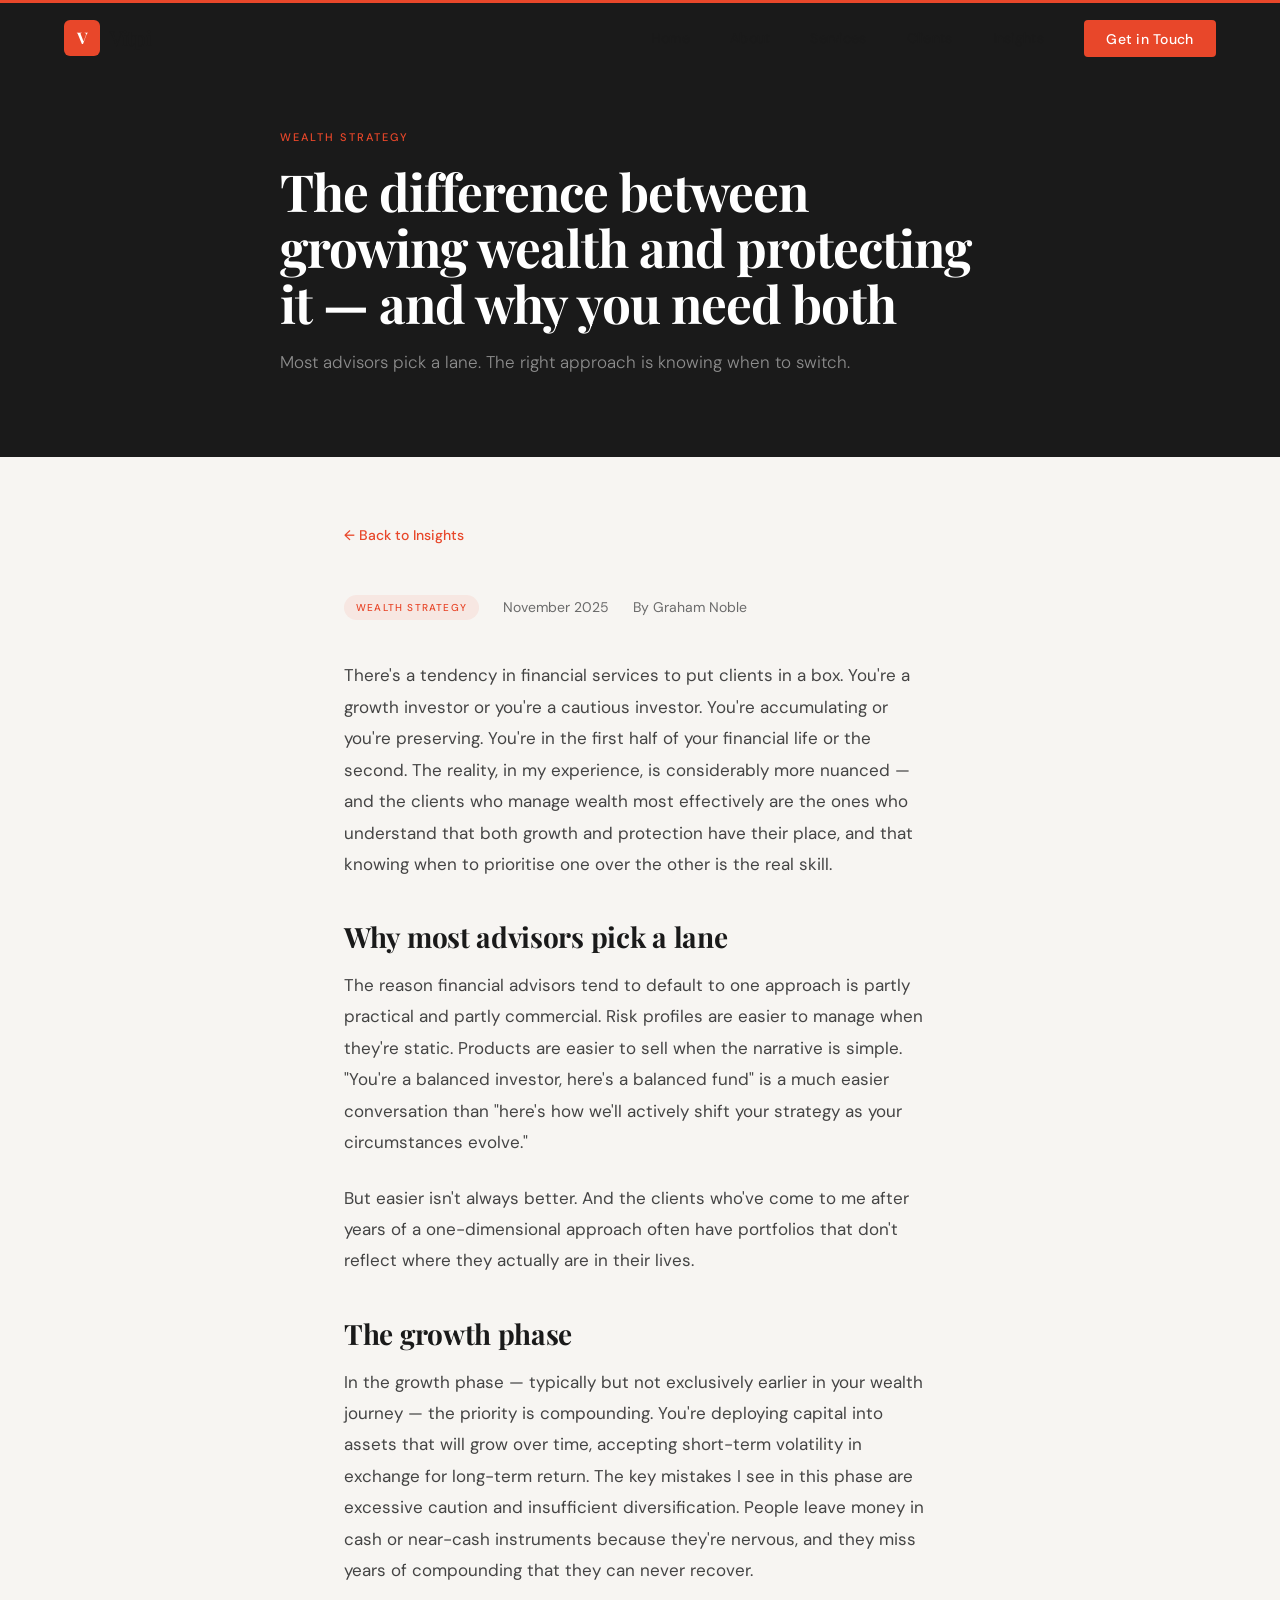
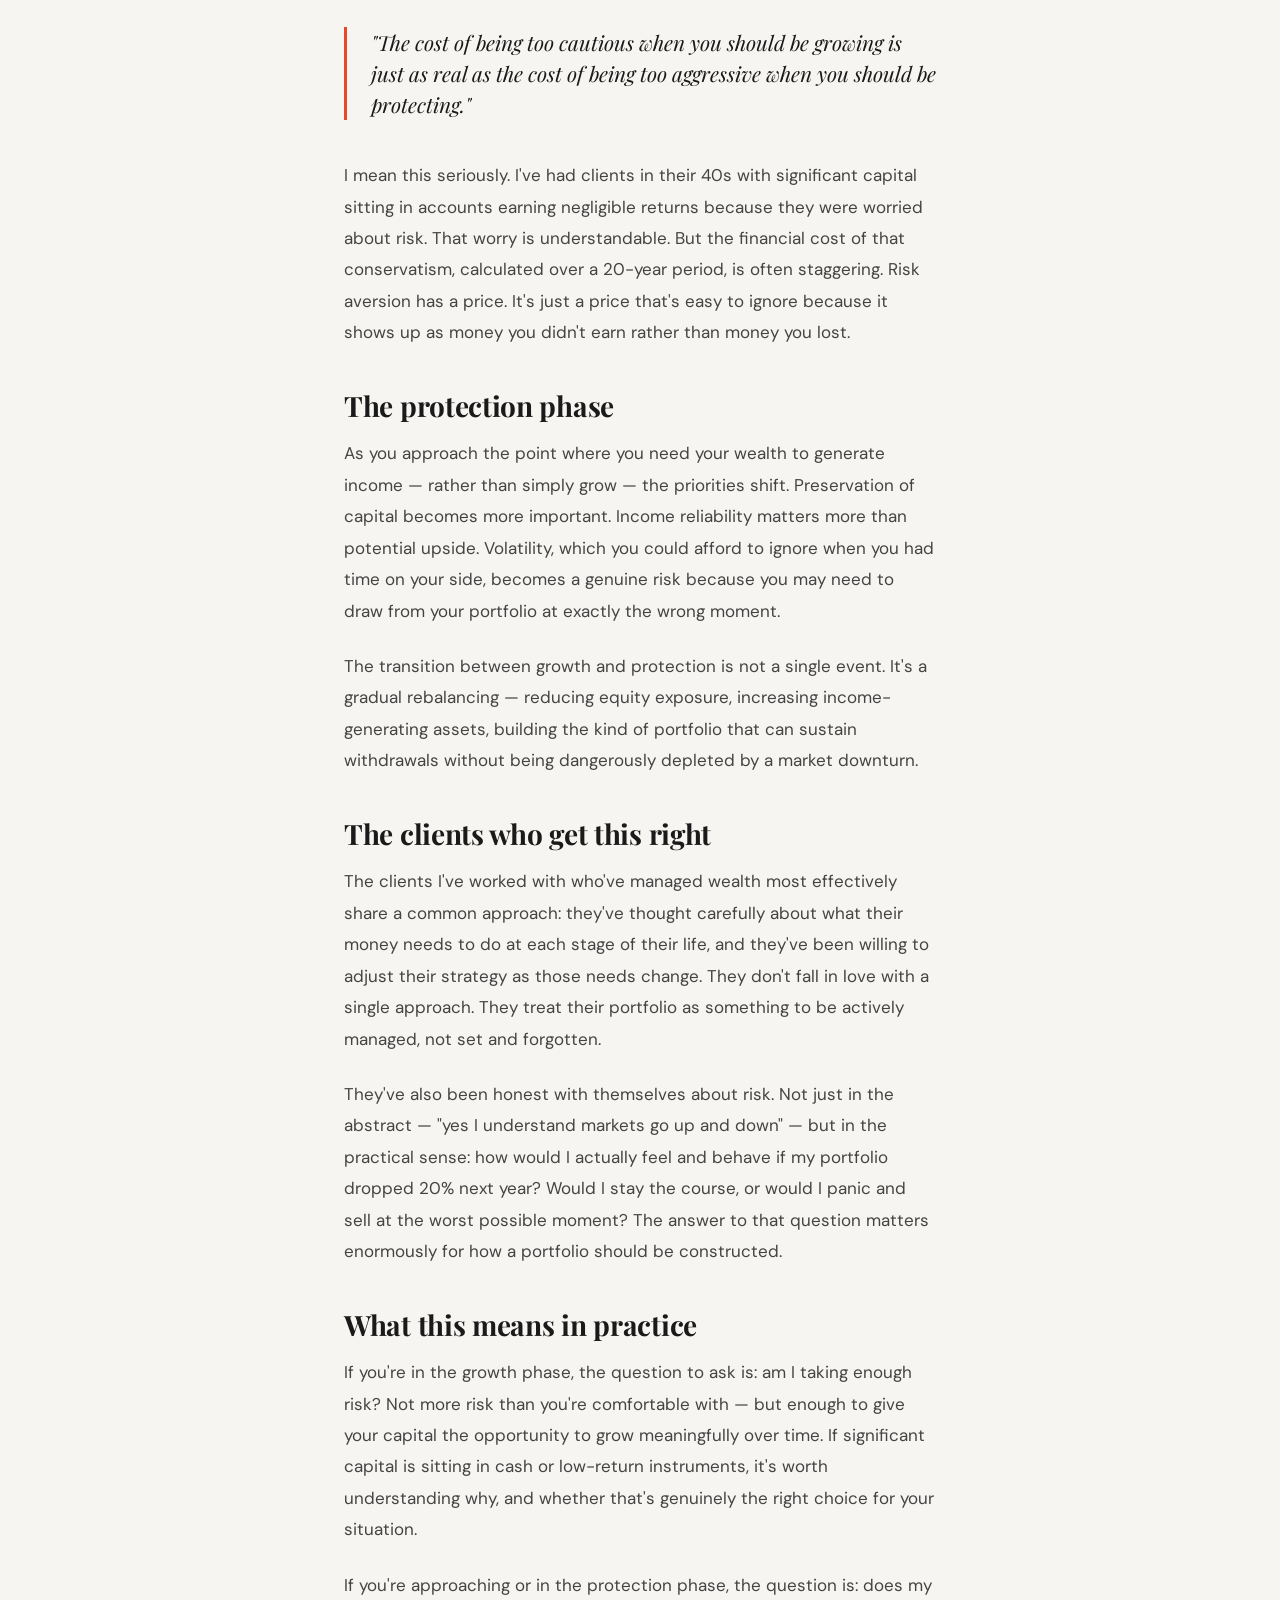
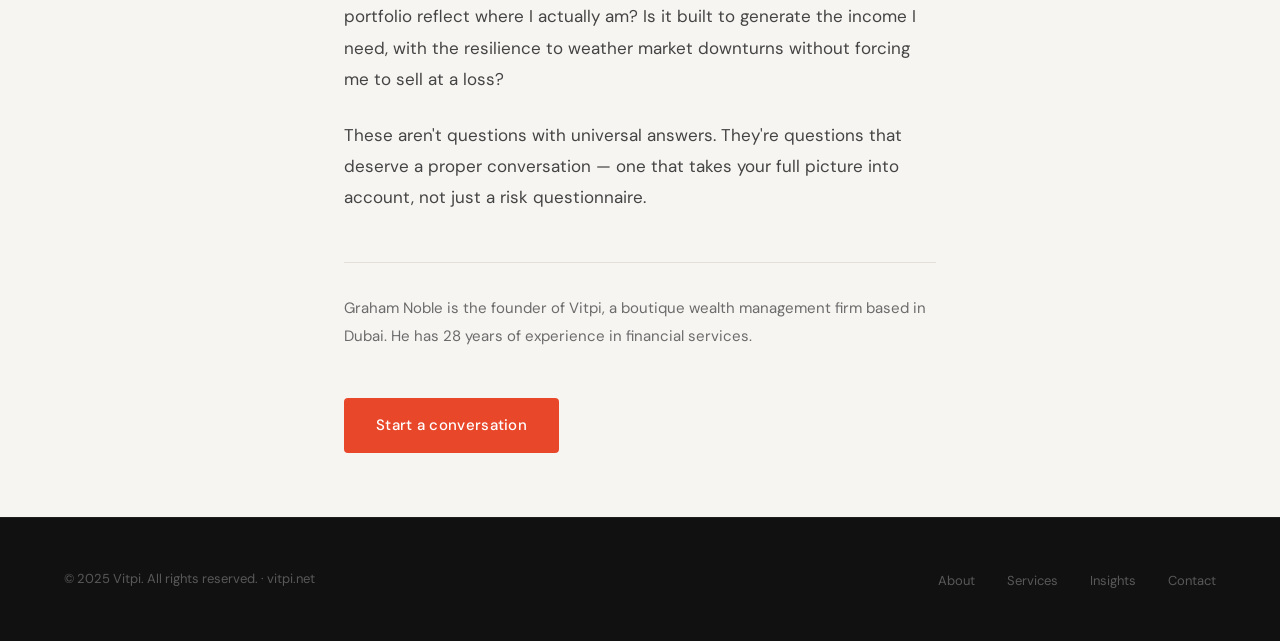
<file: vitpi-10/pages/articles/growing-vs-protecting.html>
<!DOCTYPE html>
<html lang="en">
<head>
  <meta charset="UTF-8">
  <meta name="viewport" content="width=device-width, initial-scale=1.0">
  <title>Growing wealth vs protecting it — Vitpi</title>
  <meta name="description" content="Most advisors pick a lane. The right approach is knowing when to switch between growing and protecting your wealth.">
  <link rel="stylesheet" href="../../css/style.css">
  <style>
    .fade-in { opacity: 0; transform: translateY(24px); transition: opacity 0.7s ease, transform 0.7s ease; }
    .fade-in.visible { opacity: 1; transform: none; }
    .article-body { max-width: 720px; margin: 0 auto; padding: 4rem; }
    .article-body h2 { font-family: 'Playfair Display', serif; font-size: 1.75rem; font-weight: 700; color: var(--dark); margin: 2.5rem 0 1rem; letter-spacing: -0.3px; line-height: 1.2; }
    .article-body p { font-size: 17px; color: #444; line-height: 1.85; margin-bottom: 1.5rem; }
    .article-body blockquote { font-family: 'Playfair Display', serif; font-size: 1.3rem; color: var(--dark); line-height: 1.5; font-style: italic; border-left: 3px solid var(--vitpi-red); padding-left: 1.5rem; margin: 2.5rem 0; }
    .article-meta { display: flex; gap: 1.5rem; align-items: center; margin-bottom: 2.5rem; flex-wrap: wrap; }
    .article-tag { font-size: 10px; letter-spacing: 0.12em; text-transform: uppercase; color: var(--vitpi-red); font-weight: 500; background: rgba(232,71,42,0.08); padding: 4px 12px; border-radius: 100px; }
    .article-date { font-size: 14px; color: var(--mid); }
    .article-author { font-size: 14px; color: var(--mid); }
    .back-link { display: inline-flex; align-items: center; gap: 0.5rem; color: var(--vitpi-red); text-decoration: none; font-size: 14px; font-weight: 500; margin-bottom: 3rem; }
    @media(max-width:900px) { .article-body { padding: 2rem 1.5rem; } }
  </style>
</head>
<body>
<nav>
  <a href="../../index.html" class="nav-logo">
    <div class="nav-logo-mark">V</div>
    <span class="nav-logo-text">Vitpi</span>
  </a>
  <ul class="nav-links">
    <li><a href="../../index.html">Home</a></li>
    <li><a href="../about.html">About</a></li>
    <li><a href="../services.html">Services</a></li>
    <li><a href="../testimonials.html">Clients</a></li>
    <li><a href="../blog.html">Insights</a></li>
    <li><a href="../contact.html" class="nav-cta">Get in Touch</a></li>
  </ul>
  <button class="nav-hamburger" aria-label="Menu"><span></span><span></span><span></span></button>
</nav>
<div class="page-hero" style="padding:8rem 4rem 5rem; text-align:left;">
  <div style="max-width:720px; margin:0 auto;">
    <p class="section-eyebrow">Wealth Strategy</p>
    <h1 style="font-family:'Playfair Display',serif; font-size:clamp(2rem,4vw,3.5rem); color:white; font-weight:700; line-height:1.1; letter-spacing:-1px; margin-bottom:1rem;">The difference between growing wealth and protecting it — and why you need both</h1>
    <p style="color:rgba(255,255,255,0.5); font-size:17px; font-weight:300;">Most advisors pick a lane. The right approach is knowing when to switch.</p>
  </div>
</div>
<div class="article-body">
  <a href="../blog.html" class="back-link">&larr; Back to Insights</a>
  <div class="article-meta">
    <span class="article-tag">Wealth Strategy</span>
    <span class="article-date">November 2025</span>
    <span class="article-author">By Graham Noble</span>
  </div>
  <p>There's a tendency in financial services to put clients in a box. You're a growth investor or you're a cautious investor. You're accumulating or you're preserving. You're in the first half of your financial life or the second. The reality, in my experience, is considerably more nuanced — and the clients who manage wealth most effectively are the ones who understand that both growth and protection have their place, and that knowing when to prioritise one over the other is the real skill.</p>
  <h2>Why most advisors pick a lane</h2>
  <p>The reason financial advisors tend to default to one approach is partly practical and partly commercial. Risk profiles are easier to manage when they're static. Products are easier to sell when the narrative is simple. "You're a balanced investor, here's a balanced fund" is a much easier conversation than "here's how we'll actively shift your strategy as your circumstances evolve."</p>
  <p>But easier isn't always better. And the clients who've come to me after years of a one-dimensional approach often have portfolios that don't reflect where they actually are in their lives.</p>
  <h2>The growth phase</h2>
  <p>In the growth phase — typically but not exclusively earlier in your wealth journey — the priority is compounding. You're deploying capital into assets that will grow over time, accepting short-term volatility in exchange for long-term return. The key mistakes I see in this phase are excessive caution and insufficient diversification. People leave money in cash or near-cash instruments because they're nervous, and they miss years of compounding that they can never recover.</p>
  <blockquote>"The cost of being too cautious when you should be growing is just as real as the cost of being too aggressive when you should be protecting."</blockquote>
  <p>I mean this seriously. I've had clients in their 40s with significant capital sitting in accounts earning negligible returns because they were worried about risk. That worry is understandable. But the financial cost of that conservatism, calculated over a 20-year period, is often staggering. Risk aversion has a price. It's just a price that's easy to ignore because it shows up as money you didn't earn rather than money you lost.</p>
  <h2>The protection phase</h2>
  <p>As you approach the point where you need your wealth to generate income — rather than simply grow — the priorities shift. Preservation of capital becomes more important. Income reliability matters more than potential upside. Volatility, which you could afford to ignore when you had time on your side, becomes a genuine risk because you may need to draw from your portfolio at exactly the wrong moment.</p>
  <p>The transition between growth and protection is not a single event. It's a gradual rebalancing — reducing equity exposure, increasing income-generating assets, building the kind of portfolio that can sustain withdrawals without being dangerously depleted by a market downturn.</p>
  <h2>The clients who get this right</h2>
  <p>The clients I've worked with who've managed wealth most effectively share a common approach: they've thought carefully about what their money needs to do at each stage of their life, and they've been willing to adjust their strategy as those needs change. They don't fall in love with a single approach. They treat their portfolio as something to be actively managed, not set and forgotten.</p>
  <p>They've also been honest with themselves about risk. Not just in the abstract — "yes I understand markets go up and down" — but in the practical sense: how would I actually feel and behave if my portfolio dropped 20% next year? Would I stay the course, or would I panic and sell at the worst possible moment? The answer to that question matters enormously for how a portfolio should be constructed.</p>
  <h2>What this means in practice</h2>
  <p>If you're in the growth phase, the question to ask is: am I taking enough risk? Not more risk than you're comfortable with — but enough to give your capital the opportunity to grow meaningfully over time. If significant capital is sitting in cash or low-return instruments, it's worth understanding why, and whether that's genuinely the right choice for your situation.</p>
  <p>If you're approaching or in the protection phase, the question is: does my portfolio reflect where I actually am? Is it built to generate the income I need, with the resilience to weather market downturns without forcing me to sell at a loss?</p>
  <p>These aren't questions with universal answers. They're questions that deserve a proper conversation — one that takes your full picture into account, not just a risk questionnaire.</p>
  <div style="margin-top:3rem; padding-top:2rem; border-top:1px solid var(--light-border);">
    <p style="font-size:15px; color:var(--mid);">Graham Noble is the founder of Vitpi, a boutique wealth management firm based in Dubai. He has 28 years of experience in financial services.</p>
    <a href="../contact.html" class="btn-primary" style="margin-top:1.5rem; display:inline-block;">Start a conversation</a>
  </div>
</div>
<footer>
  <div class="footer-copy">&copy; 2025 Vitpi. All rights reserved. · vitpi.net</div>
  <ul class="footer-links">
    <li><a href="../about.html">About</a></li>
    <li><a href="../services.html">Services</a></li>
    <li><a href="../blog.html">Insights</a></li>
    <li><a href="../contact.html">Contact</a></li>
  </ul>
</footer>
<script src="../../js/main.js"></script>
</body>
</html>
</file>
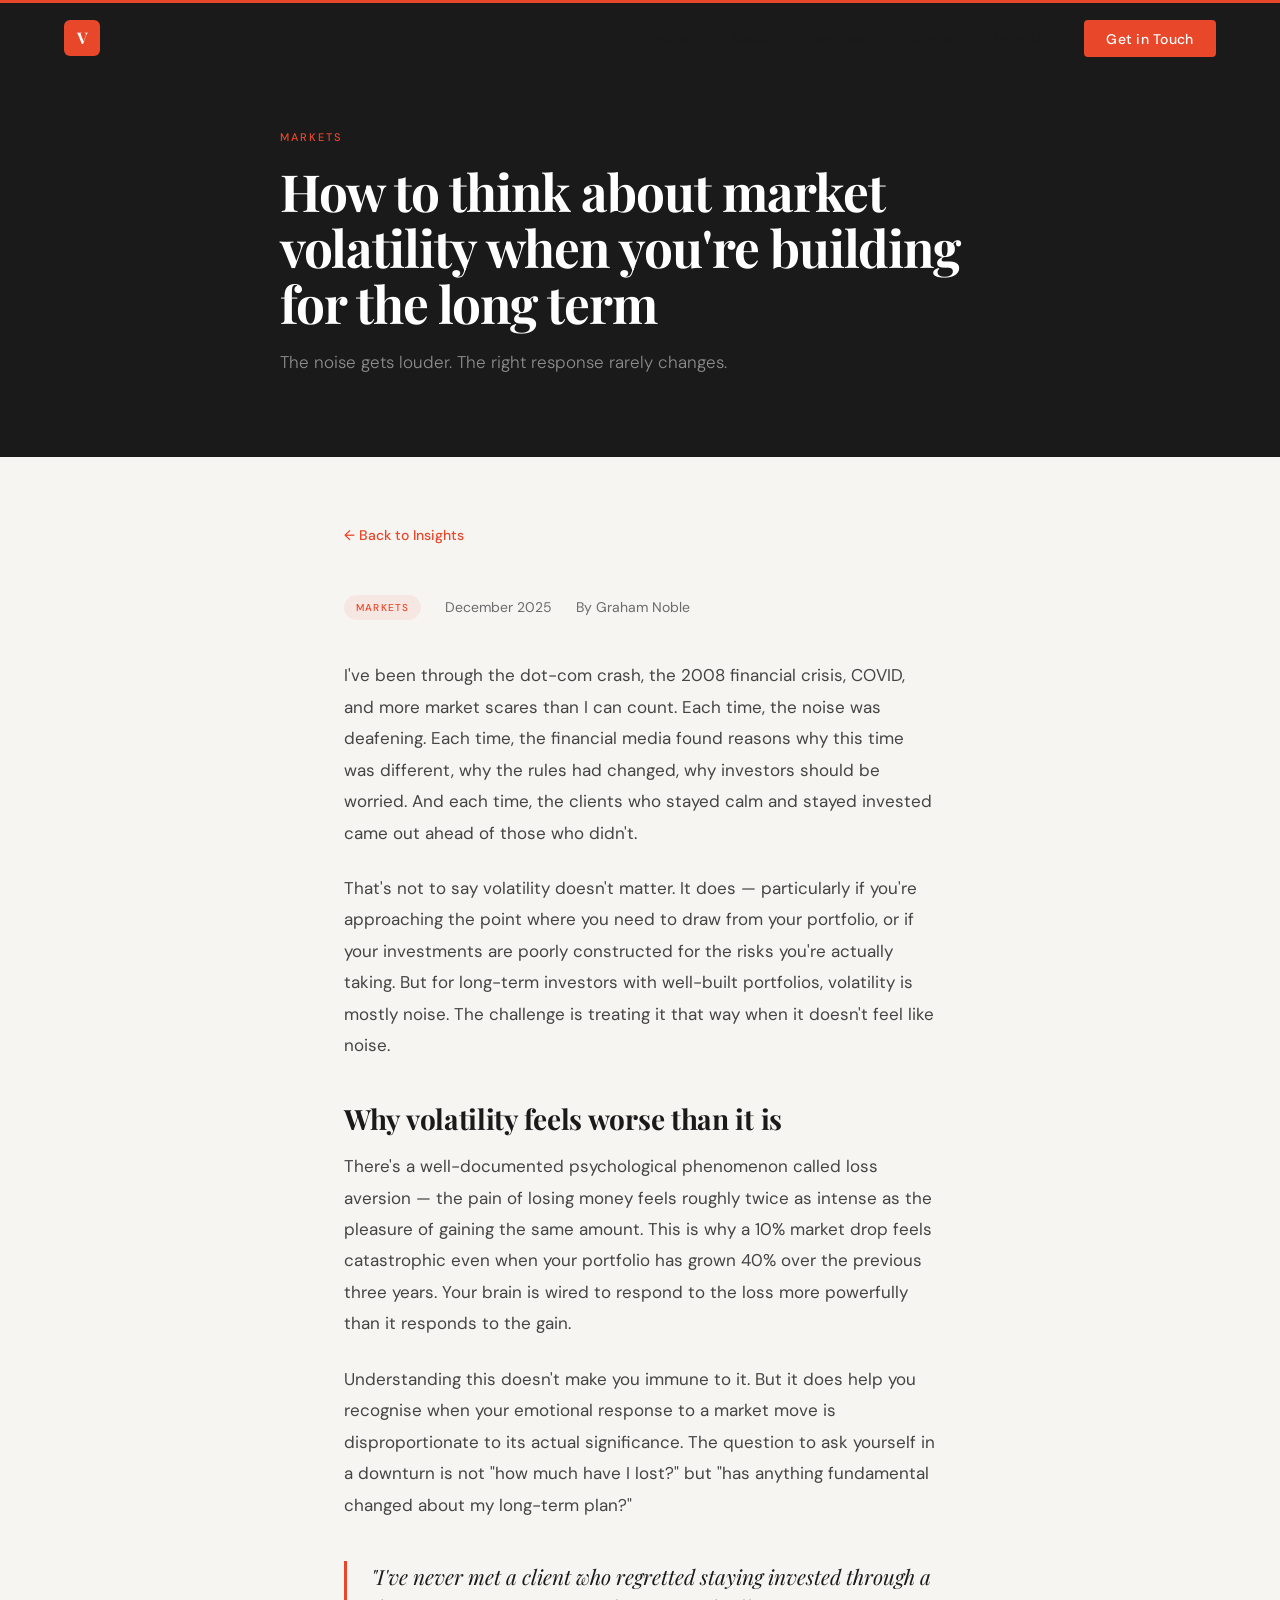
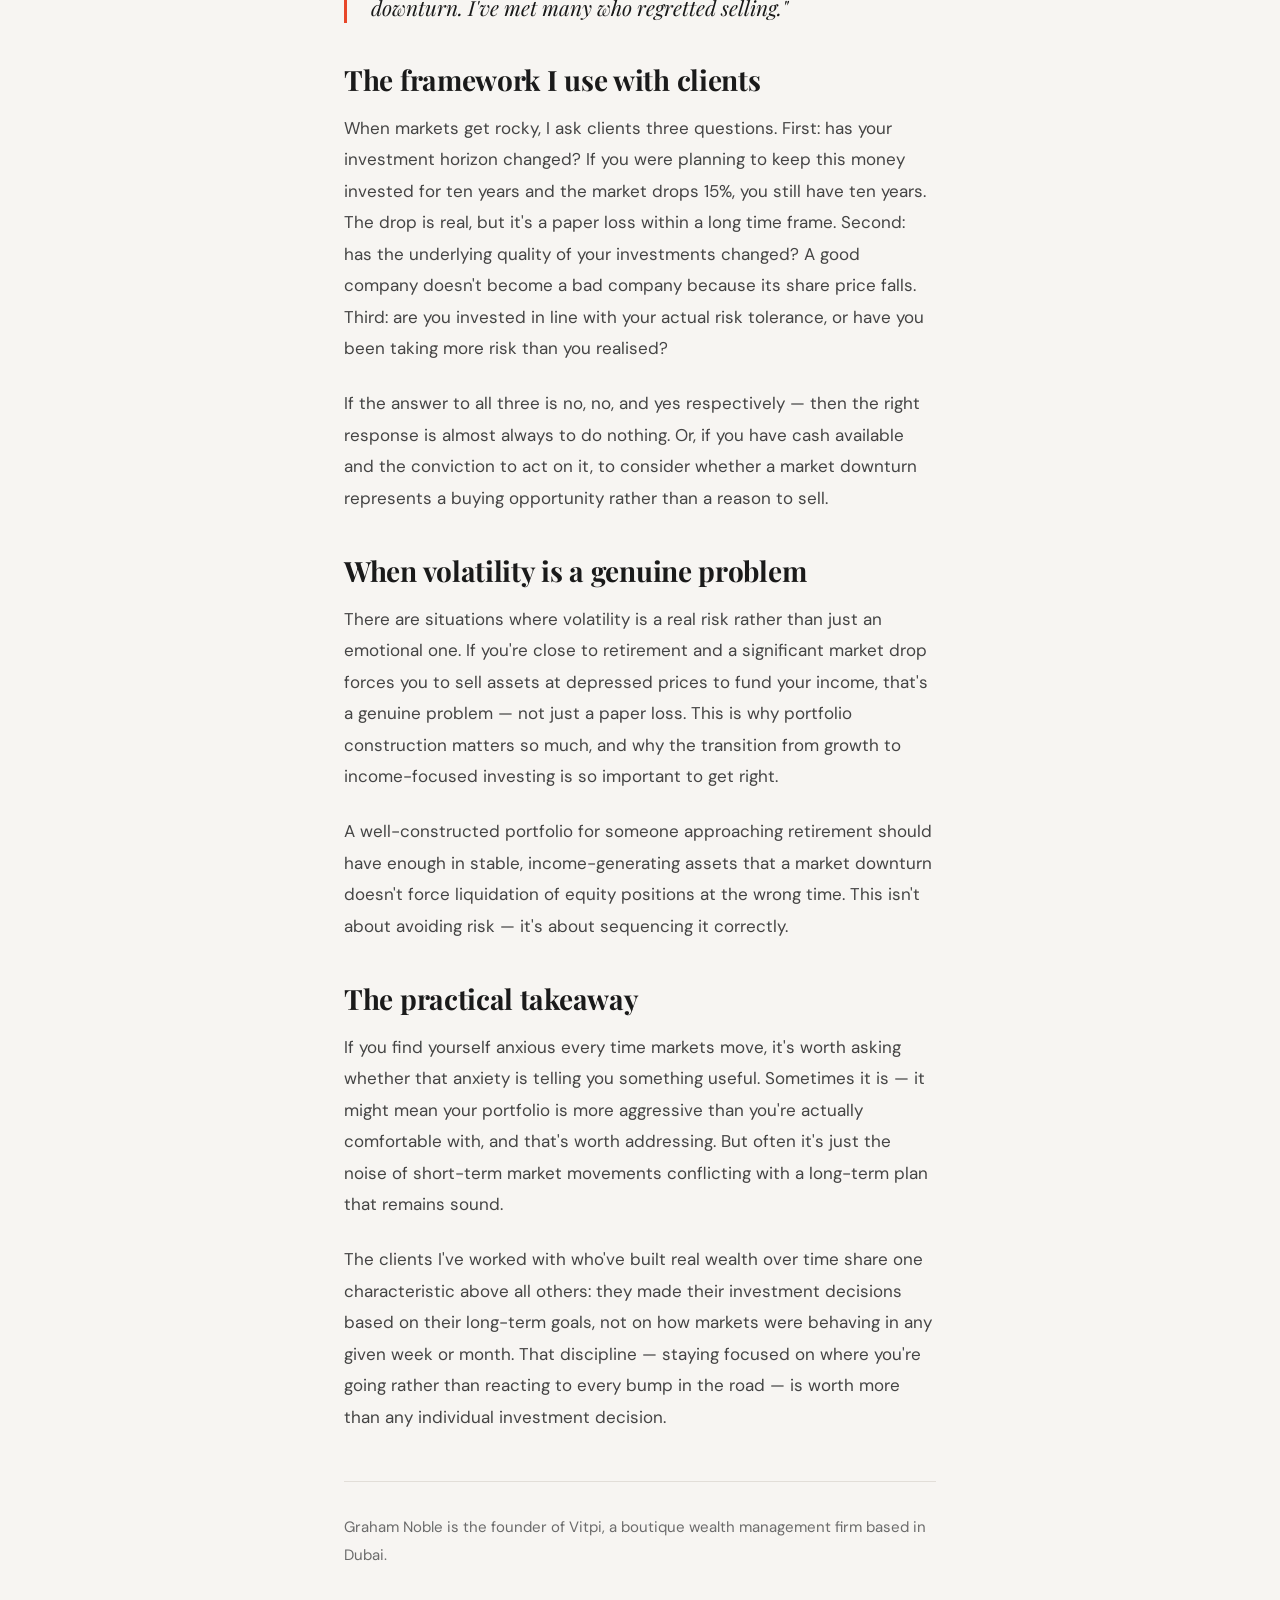
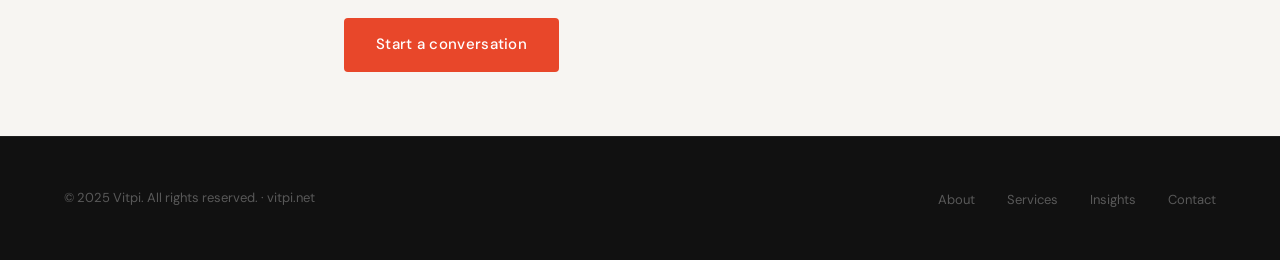
<file: vitpi-10/pages/articles/market-volatility.html>
<!DOCTYPE html>
<html lang="en">
<head>
  <meta charset="UTF-8">
  <meta name="viewport" content="width=device-width, initial-scale=1.0">
  <title>How to think about market volatility — Vitpi</title>
  <meta name="description" content="The noise gets louder. The right response rarely changes. Here's the framework I've used with clients for nearly three decades.">
  <link rel="stylesheet" href="../../css/style.css">
  <style>
    .fade-in { opacity: 0; transform: translateY(24px); transition: opacity 0.7s ease, transform 0.7s ease; }
    .fade-in.visible { opacity: 1; transform: none; }
    .article-body { max-width: 720px; margin: 0 auto; padding: 4rem; }
    .article-body h2 { font-family: 'Playfair Display', serif; font-size: 1.75rem; font-weight: 700; color: var(--dark); margin: 2.5rem 0 1rem; letter-spacing: -0.3px; line-height: 1.2; }
    .article-body p { font-size: 17px; color: #444; line-height: 1.85; margin-bottom: 1.5rem; }
    .article-body blockquote { font-family: 'Playfair Display', serif; font-size: 1.3rem; color: var(--dark); line-height: 1.5; font-style: italic; border-left: 3px solid var(--vitpi-red); padding-left: 1.5rem; margin: 2.5rem 0; }
    .article-meta { display: flex; gap: 1.5rem; align-items: center; margin-bottom: 2.5rem; flex-wrap: wrap; }
    .article-tag { font-size: 10px; letter-spacing: 0.12em; text-transform: uppercase; color: var(--vitpi-red); font-weight: 500; background: rgba(232,71,42,0.08); padding: 4px 12px; border-radius: 100px; }
    .article-date { font-size: 14px; color: var(--mid); }
    .article-author { font-size: 14px; color: var(--mid); }
    .back-link { display: inline-flex; align-items: center; gap: 0.5rem; color: var(--vitpi-red); text-decoration: none; font-size: 14px; font-weight: 500; margin-bottom: 3rem; }
    @media(max-width:900px) { .article-body { padding: 2rem 1.5rem; } }
  </style>
</head>
<body>
<nav>
  <a href="../../index.html" class="nav-logo">
    <div class="nav-logo-mark">V</div>
    <span class="nav-logo-text">Vitpi</span>
  </a>
  <ul class="nav-links">
    <li><a href="../../index.html">Home</a></li>
    <li><a href="../about.html">About</a></li>
    <li><a href="../services.html">Services</a></li>
    <li><a href="../testimonials.html">Clients</a></li>
    <li><a href="../blog.html">Insights</a></li>
    <li><a href="../contact.html" class="nav-cta">Get in Touch</a></li>
  </ul>
  <button class="nav-hamburger" aria-label="Menu"><span></span><span></span><span></span></button>
</nav>
<div class="page-hero" style="padding:8rem 4rem 5rem; text-align:left;">
  <div style="max-width:720px; margin:0 auto;">
    <p class="section-eyebrow">Markets</p>
    <h1 style="font-family:'Playfair Display',serif; font-size:clamp(2rem,4vw,3.5rem); color:white; font-weight:700; line-height:1.1; letter-spacing:-1px; margin-bottom:1rem;">How to think about market volatility when you're building for the long term</h1>
    <p style="color:rgba(255,255,255,0.5); font-size:17px; font-weight:300;">The noise gets louder. The right response rarely changes.</p>
  </div>
</div>
<div class="article-body">
  <a href="../blog.html" class="back-link">&larr; Back to Insights</a>
  <div class="article-meta">
    <span class="article-tag">Markets</span>
    <span class="article-date">December 2025</span>
    <span class="article-author">By Graham Noble</span>
  </div>
  <p>I've been through the dot-com crash, the 2008 financial crisis, COVID, and more market scares than I can count. Each time, the noise was deafening. Each time, the financial media found reasons why this time was different, why the rules had changed, why investors should be worried. And each time, the clients who stayed calm and stayed invested came out ahead of those who didn't.</p>
  <p>That's not to say volatility doesn't matter. It does — particularly if you're approaching the point where you need to draw from your portfolio, or if your investments are poorly constructed for the risks you're actually taking. But for long-term investors with well-built portfolios, volatility is mostly noise. The challenge is treating it that way when it doesn't feel like noise.</p>
  <h2>Why volatility feels worse than it is</h2>
  <p>There's a well-documented psychological phenomenon called loss aversion — the pain of losing money feels roughly twice as intense as the pleasure of gaining the same amount. This is why a 10% market drop feels catastrophic even when your portfolio has grown 40% over the previous three years. Your brain is wired to respond to the loss more powerfully than it responds to the gain.</p>
  <p>Understanding this doesn't make you immune to it. But it does help you recognise when your emotional response to a market move is disproportionate to its actual significance. The question to ask yourself in a downturn is not "how much have I lost?" but "has anything fundamental changed about my long-term plan?"</p>
  <blockquote>"I've never met a client who regretted staying invested through a downturn. I've met many who regretted selling."</blockquote>
  <h2>The framework I use with clients</h2>
  <p>When markets get rocky, I ask clients three questions. First: has your investment horizon changed? If you were planning to keep this money invested for ten years and the market drops 15%, you still have ten years. The drop is real, but it's a paper loss within a long time frame. Second: has the underlying quality of your investments changed? A good company doesn't become a bad company because its share price falls. Third: are you invested in line with your actual risk tolerance, or have you been taking more risk than you realised?</p>
  <p>If the answer to all three is no, no, and yes respectively — then the right response is almost always to do nothing. Or, if you have cash available and the conviction to act on it, to consider whether a market downturn represents a buying opportunity rather than a reason to sell.</p>
  <h2>When volatility is a genuine problem</h2>
  <p>There are situations where volatility is a real risk rather than just an emotional one. If you're close to retirement and a significant market drop forces you to sell assets at depressed prices to fund your income, that's a genuine problem — not just a paper loss. This is why portfolio construction matters so much, and why the transition from growth to income-focused investing is so important to get right.</p>
  <p>A well-constructed portfolio for someone approaching retirement should have enough in stable, income-generating assets that a market downturn doesn't force liquidation of equity positions at the wrong time. This isn't about avoiding risk — it's about sequencing it correctly.</p>
  <h2>The practical takeaway</h2>
  <p>If you find yourself anxious every time markets move, it's worth asking whether that anxiety is telling you something useful. Sometimes it is — it might mean your portfolio is more aggressive than you're actually comfortable with, and that's worth addressing. But often it's just the noise of short-term market movements conflicting with a long-term plan that remains sound.</p>
  <p>The clients I've worked with who've built real wealth over time share one characteristic above all others: they made their investment decisions based on their long-term goals, not on how markets were behaving in any given week or month. That discipline — staying focused on where you're going rather than reacting to every bump in the road — is worth more than any individual investment decision.</p>
  <div style="margin-top:3rem; padding-top:2rem; border-top:1px solid var(--light-border);">
    <p style="font-size:15px; color:var(--mid);">Graham Noble is the founder of Vitpi, a boutique wealth management firm based in Dubai.</p>
    <a href="../contact.html" class="btn-primary" style="margin-top:1.5rem; display:inline-block;">Start a conversation</a>
  </div>
</div>
<footer>
  <div class="footer-copy">&copy; 2025 Vitpi. All rights reserved. · vitpi.net</div>
  <ul class="footer-links">
    <li><a href="../about.html">About</a></li>
    <li><a href="../services.html">Services</a></li>
    <li><a href="../blog.html">Insights</a></li>
    <li><a href="../contact.html">Contact</a></li>
  </ul>
</footer>
<script src="../../js/main.js"></script>
</body>
</html>
</file>
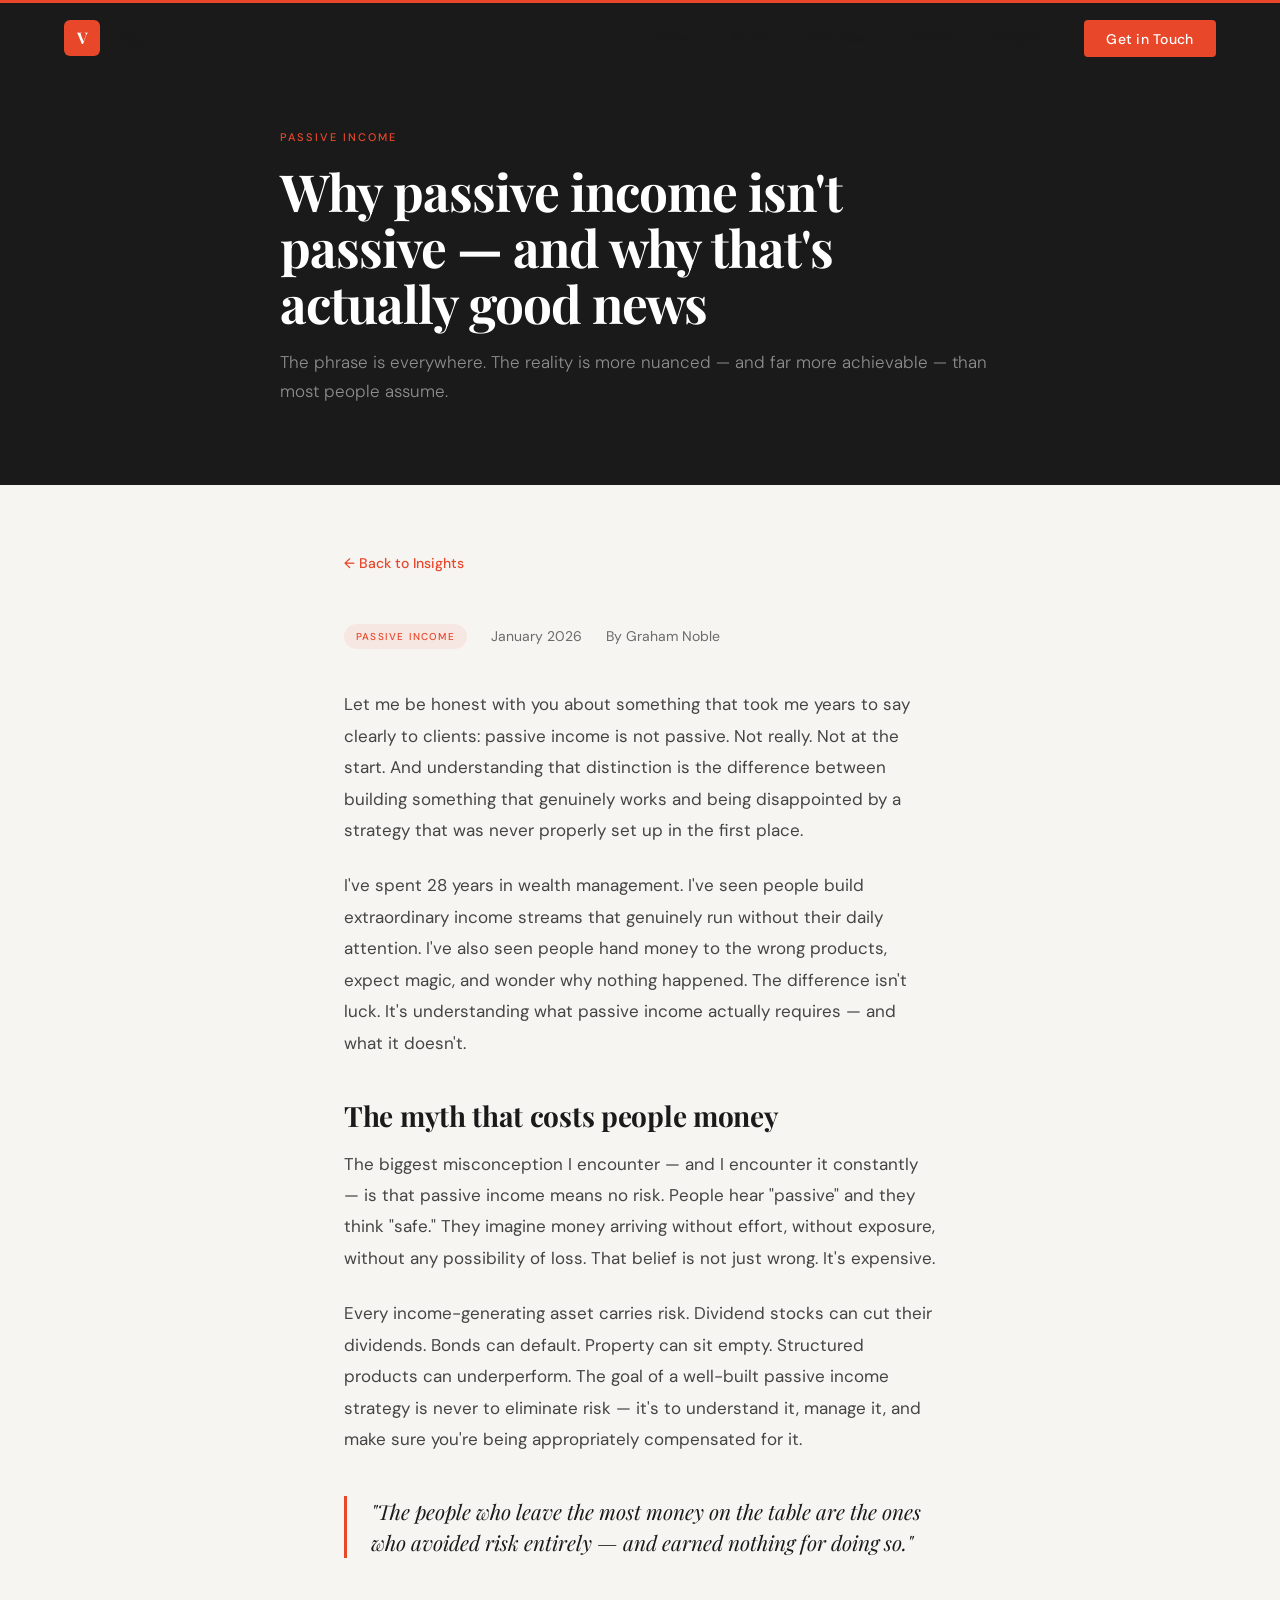
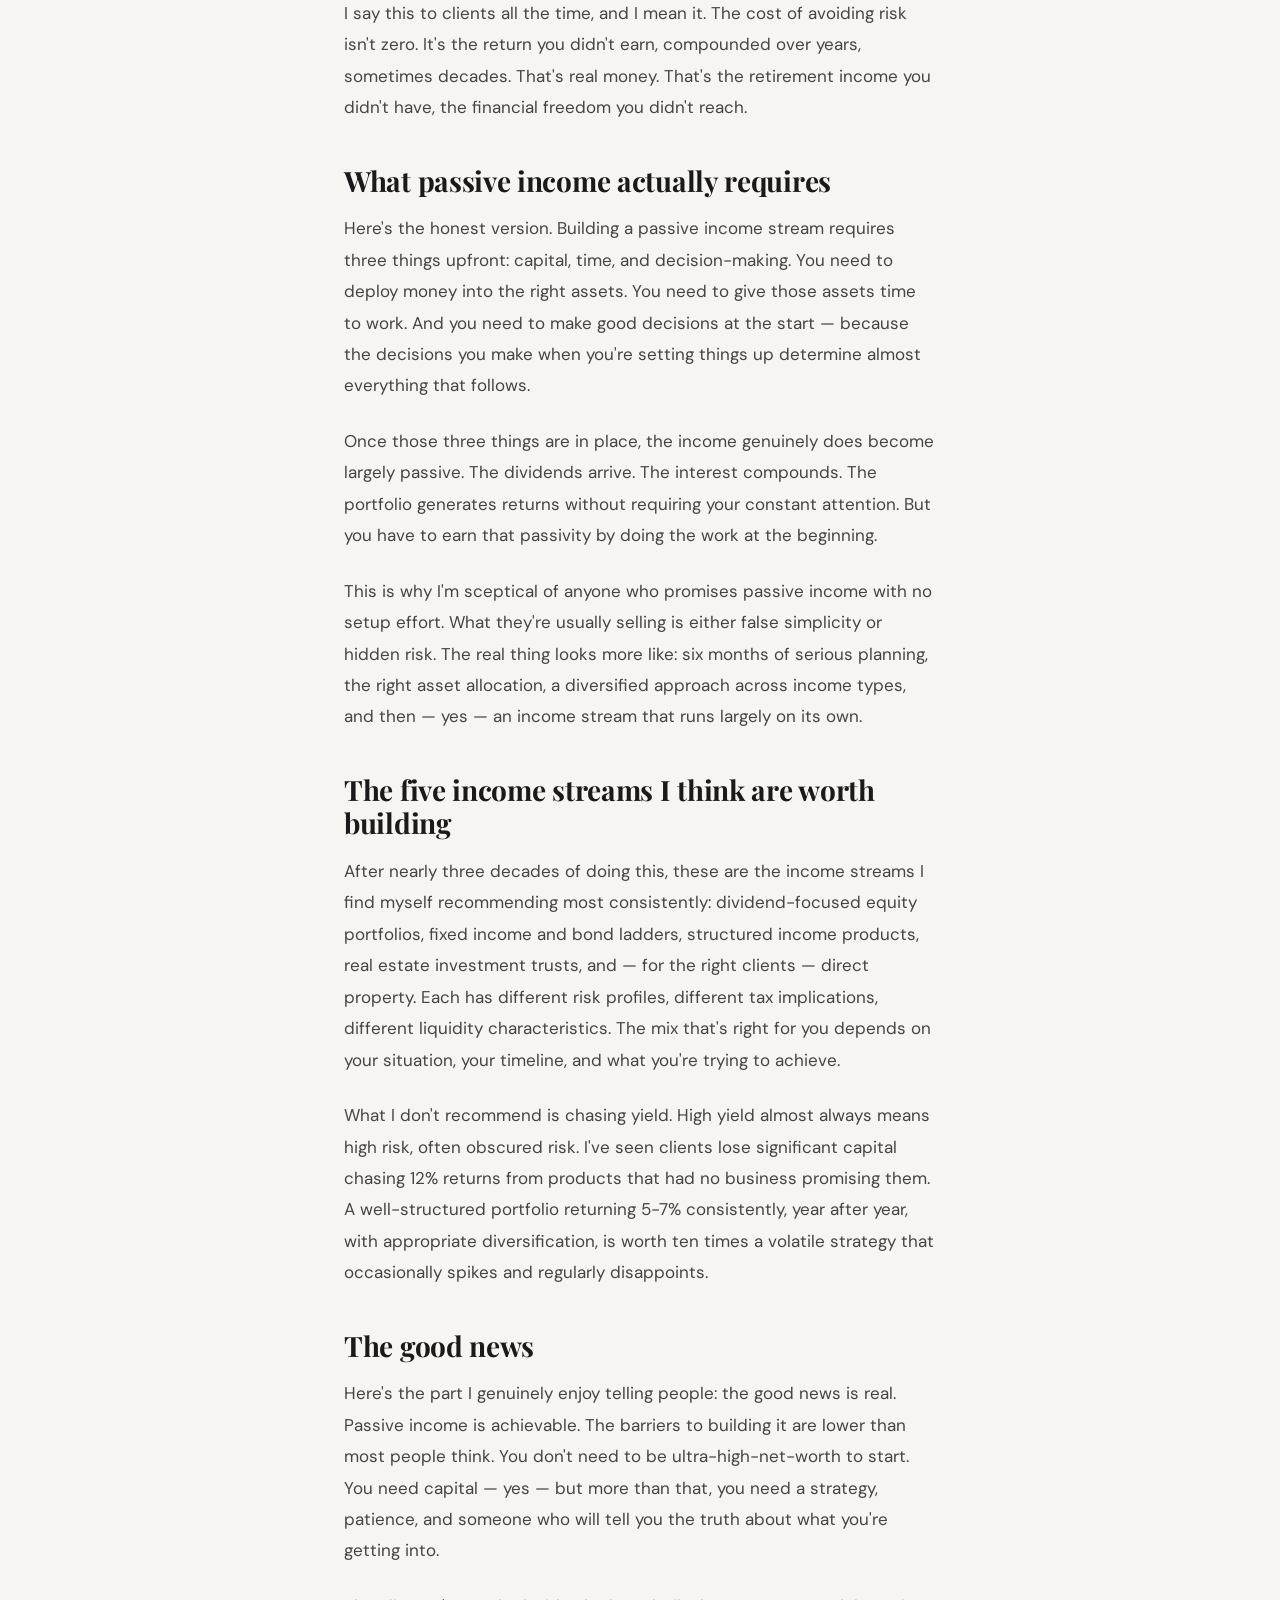
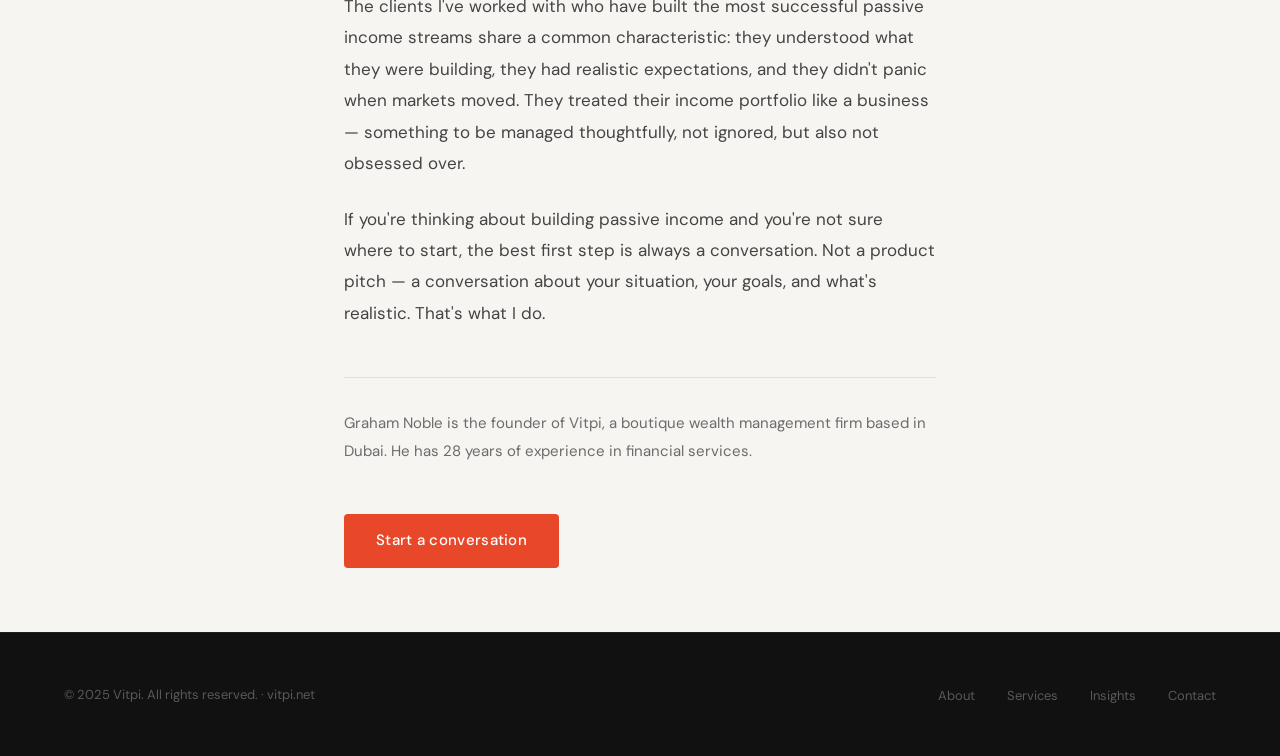
<file: vitpi-10/pages/articles/passive-income.html>
<!DOCTYPE html>
<html lang="en">
<head>
  <meta charset="UTF-8">
  <meta name="viewport" content="width=device-width, initial-scale=1.0">
  <title>Why passive income isn't passive — Vitpi</title>
  <meta name="description" content="After 28 years in wealth management, here's what I actually know about passive income — and why most people get it completely wrong.">
  <link rel="stylesheet" href="../../css/style.css">
  <style>
    .fade-in { opacity: 0; transform: translateY(24px); transition: opacity 0.7s ease, transform 0.7s ease; }
    .fade-in.visible { opacity: 1; transform: none; }
    .article-body { max-width: 720px; margin: 0 auto; padding: 4rem; }
    .article-body h2 { font-family: 'Playfair Display', serif; font-size: 1.75rem; font-weight: 700; color: var(--dark); margin: 2.5rem 0 1rem; letter-spacing: -0.3px; line-height: 1.2; }
    .article-body p { font-size: 17px; color: #444; line-height: 1.85; margin-bottom: 1.5rem; }
    .article-body blockquote { font-family: 'Playfair Display', serif; font-size: 1.3rem; color: var(--dark); line-height: 1.5; font-style: italic; border-left: 3px solid var(--vitpi-red); padding-left: 1.5rem; margin: 2.5rem 0; }
    .article-meta { display: flex; gap: 1.5rem; align-items: center; margin-bottom: 2.5rem; flex-wrap: wrap; }
    .article-tag { font-size: 10px; letter-spacing: 0.12em; text-transform: uppercase; color: var(--vitpi-red); font-weight: 500; background: rgba(232,71,42,0.08); padding: 4px 12px; border-radius: 100px; }
    .article-date { font-size: 14px; color: var(--mid); }
    .article-author { font-size: 14px; color: var(--mid); }
    .back-link { display: inline-flex; align-items: center; gap: 0.5rem; color: var(--vitpi-red); text-decoration: none; font-size: 14px; font-weight: 500; margin-bottom: 3rem; }
    .back-link:hover { opacity: 0.8; }
    @media(max-width:900px) { .article-body { padding: 2rem 1.5rem; } }
  </style>
</head>
<body>
<nav>
  <a href="../../index.html" class="nav-logo">
    <div class="nav-logo-mark">V</div>
    <span class="nav-logo-text">Vitpi</span>
  </a>
  <ul class="nav-links">
    <li><a href="../../index.html">Home</a></li>
    <li><a href="../about.html">About</a></li>
    <li><a href="../services.html">Services</a></li>
    <li><a href="../testimonials.html">Clients</a></li>
    <li><a href="../blog.html">Insights</a></li>
    <li><a href="../contact.html" class="nav-cta">Get in Touch</a></li>
  </ul>
  <button class="nav-hamburger" aria-label="Menu"><span></span><span></span><span></span></button>
</nav>
<div class="page-hero" style="padding:8rem 4rem 5rem; text-align:left;">
  <div style="max-width:720px; margin:0 auto;">
    <p class="section-eyebrow">Passive Income</p>
    <h1 style="font-family:'Playfair Display',serif; font-size:clamp(2rem,4vw,3.5rem); color:white; font-weight:700; line-height:1.1; letter-spacing:-1px; margin-bottom:1rem;">Why passive income isn't passive — and why that's actually good news</h1>
    <p style="color:rgba(255,255,255,0.5); font-size:17px; font-weight:300;">The phrase is everywhere. The reality is more nuanced — and far more achievable — than most people assume.</p>
  </div>
</div>
<div class="article-body">
  <a href="../blog.html" class="back-link">&larr; Back to Insights</a>
  <div class="article-meta">
    <span class="article-tag">Passive Income</span>
    <span class="article-date">January 2026</span>
    <span class="article-author">By Graham Noble</span>
  </div>
  <p>Let me be honest with you about something that took me years to say clearly to clients: passive income is not passive. Not really. Not at the start. And understanding that distinction is the difference between building something that genuinely works and being disappointed by a strategy that was never properly set up in the first place.</p>
  <p>I've spent 28 years in wealth management. I've seen people build extraordinary income streams that genuinely run without their daily attention. I've also seen people hand money to the wrong products, expect magic, and wonder why nothing happened. The difference isn't luck. It's understanding what passive income actually requires — and what it doesn't.</p>
  <h2>The myth that costs people money</h2>
  <p>The biggest misconception I encounter — and I encounter it constantly — is that passive income means no risk. People hear "passive" and they think "safe." They imagine money arriving without effort, without exposure, without any possibility of loss. That belief is not just wrong. It's expensive.</p>
  <p>Every income-generating asset carries risk. Dividend stocks can cut their dividends. Bonds can default. Property can sit empty. Structured products can underperform. The goal of a well-built passive income strategy is never to eliminate risk — it's to understand it, manage it, and make sure you're being appropriately compensated for it.</p>
  <blockquote>"The people who leave the most money on the table are the ones who avoided risk entirely — and earned nothing for doing so."</blockquote>
  <p>I say this to clients all the time, and I mean it. The cost of avoiding risk isn't zero. It's the return you didn't earn, compounded over years, sometimes decades. That's real money. That's the retirement income you didn't have, the financial freedom you didn't reach.</p>
  <h2>What passive income actually requires</h2>
  <p>Here's the honest version. Building a passive income stream requires three things upfront: capital, time, and decision-making. You need to deploy money into the right assets. You need to give those assets time to work. And you need to make good decisions at the start — because the decisions you make when you're setting things up determine almost everything that follows.</p>
  <p>Once those three things are in place, the income genuinely does become largely passive. The dividends arrive. The interest compounds. The portfolio generates returns without requiring your constant attention. But you have to earn that passivity by doing the work at the beginning.</p>
  <p>This is why I'm sceptical of anyone who promises passive income with no setup effort. What they're usually selling is either false simplicity or hidden risk. The real thing looks more like: six months of serious planning, the right asset allocation, a diversified approach across income types, and then — yes — an income stream that runs largely on its own.</p>
  <h2>The five income streams I think are worth building</h2>
  <p>After nearly three decades of doing this, these are the income streams I find myself recommending most consistently: dividend-focused equity portfolios, fixed income and bond ladders, structured income products, real estate investment trusts, and — for the right clients — direct property. Each has different risk profiles, different tax implications, different liquidity characteristics. The mix that's right for you depends on your situation, your timeline, and what you're trying to achieve.</p>
  <p>What I don't recommend is chasing yield. High yield almost always means high risk, often obscured risk. I've seen clients lose significant capital chasing 12% returns from products that had no business promising them. A well-structured portfolio returning 5-7% consistently, year after year, with appropriate diversification, is worth ten times a volatile strategy that occasionally spikes and regularly disappoints.</p>
  <h2>The good news</h2>
  <p>Here's the part I genuinely enjoy telling people: the good news is real. Passive income is achievable. The barriers to building it are lower than most people think. You don't need to be ultra-high-net-worth to start. You need capital — yes — but more than that, you need a strategy, patience, and someone who will tell you the truth about what you're getting into.</p>
  <p>The clients I've worked with who have built the most successful passive income streams share a common characteristic: they understood what they were building, they had realistic expectations, and they didn't panic when markets moved. They treated their income portfolio like a business — something to be managed thoughtfully, not ignored, but also not obsessed over.</p>
  <p>If you're thinking about building passive income and you're not sure where to start, the best first step is always a conversation. Not a product pitch — a conversation about your situation, your goals, and what's realistic. That's what I do.</p>
  <div style="margin-top:3rem; padding-top:2rem; border-top:1px solid var(--light-border);">
    <p style="font-size:15px; color:var(--mid);">Graham Noble is the founder of Vitpi, a boutique wealth management firm based in Dubai. He has 28 years of experience in financial services.</p>
    <a href="../contact.html" class="btn-primary" style="margin-top:1.5rem; display:inline-block;">Start a conversation</a>
  </div>
</div>
<footer>
  <div class="footer-copy">&copy; 2025 Vitpi. All rights reserved. · vitpi.net</div>
  <ul class="footer-links">
    <li><a href="../about.html">About</a></li>
    <li><a href="../services.html">Services</a></li>
    <li><a href="../blog.html">Insights</a></li>
    <li><a href="../contact.html">Contact</a></li>
  </ul>
</footer>
<script src="../../js/main.js"></script>
</body>
</html>
</file>
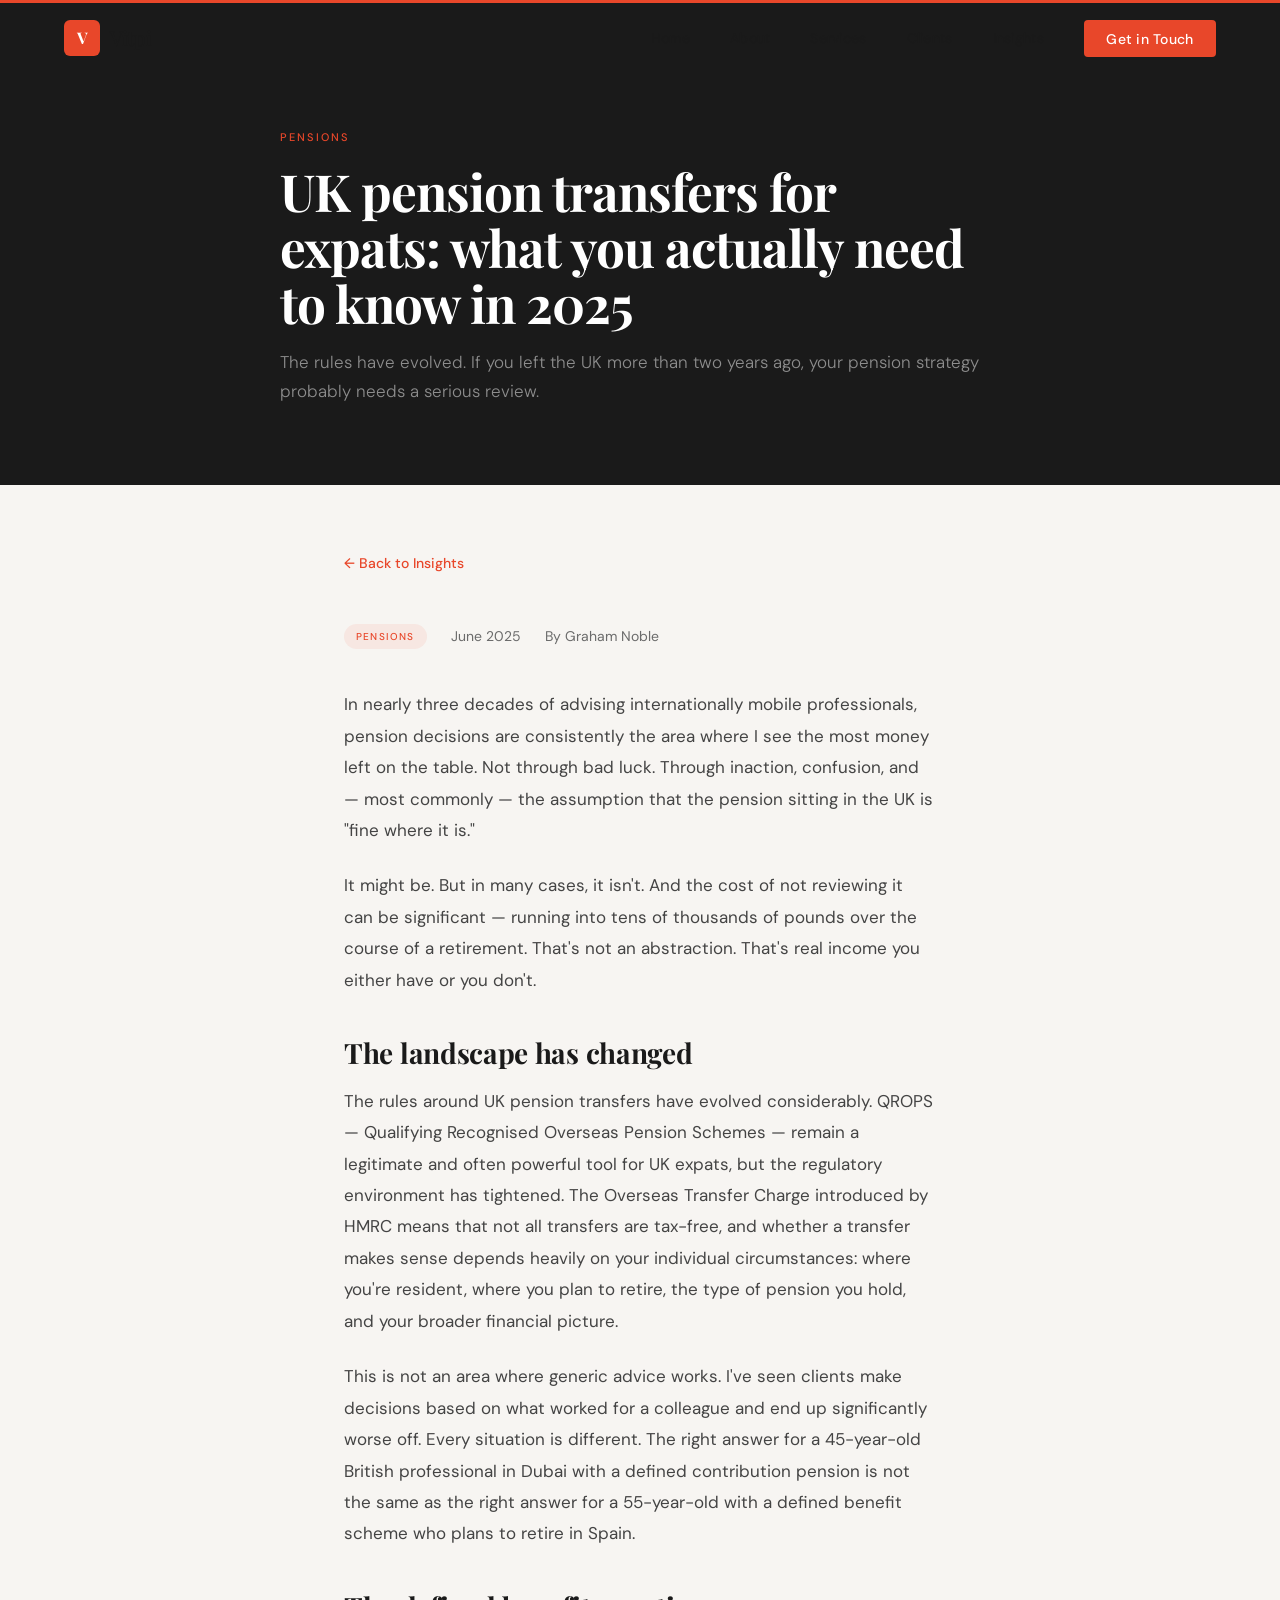
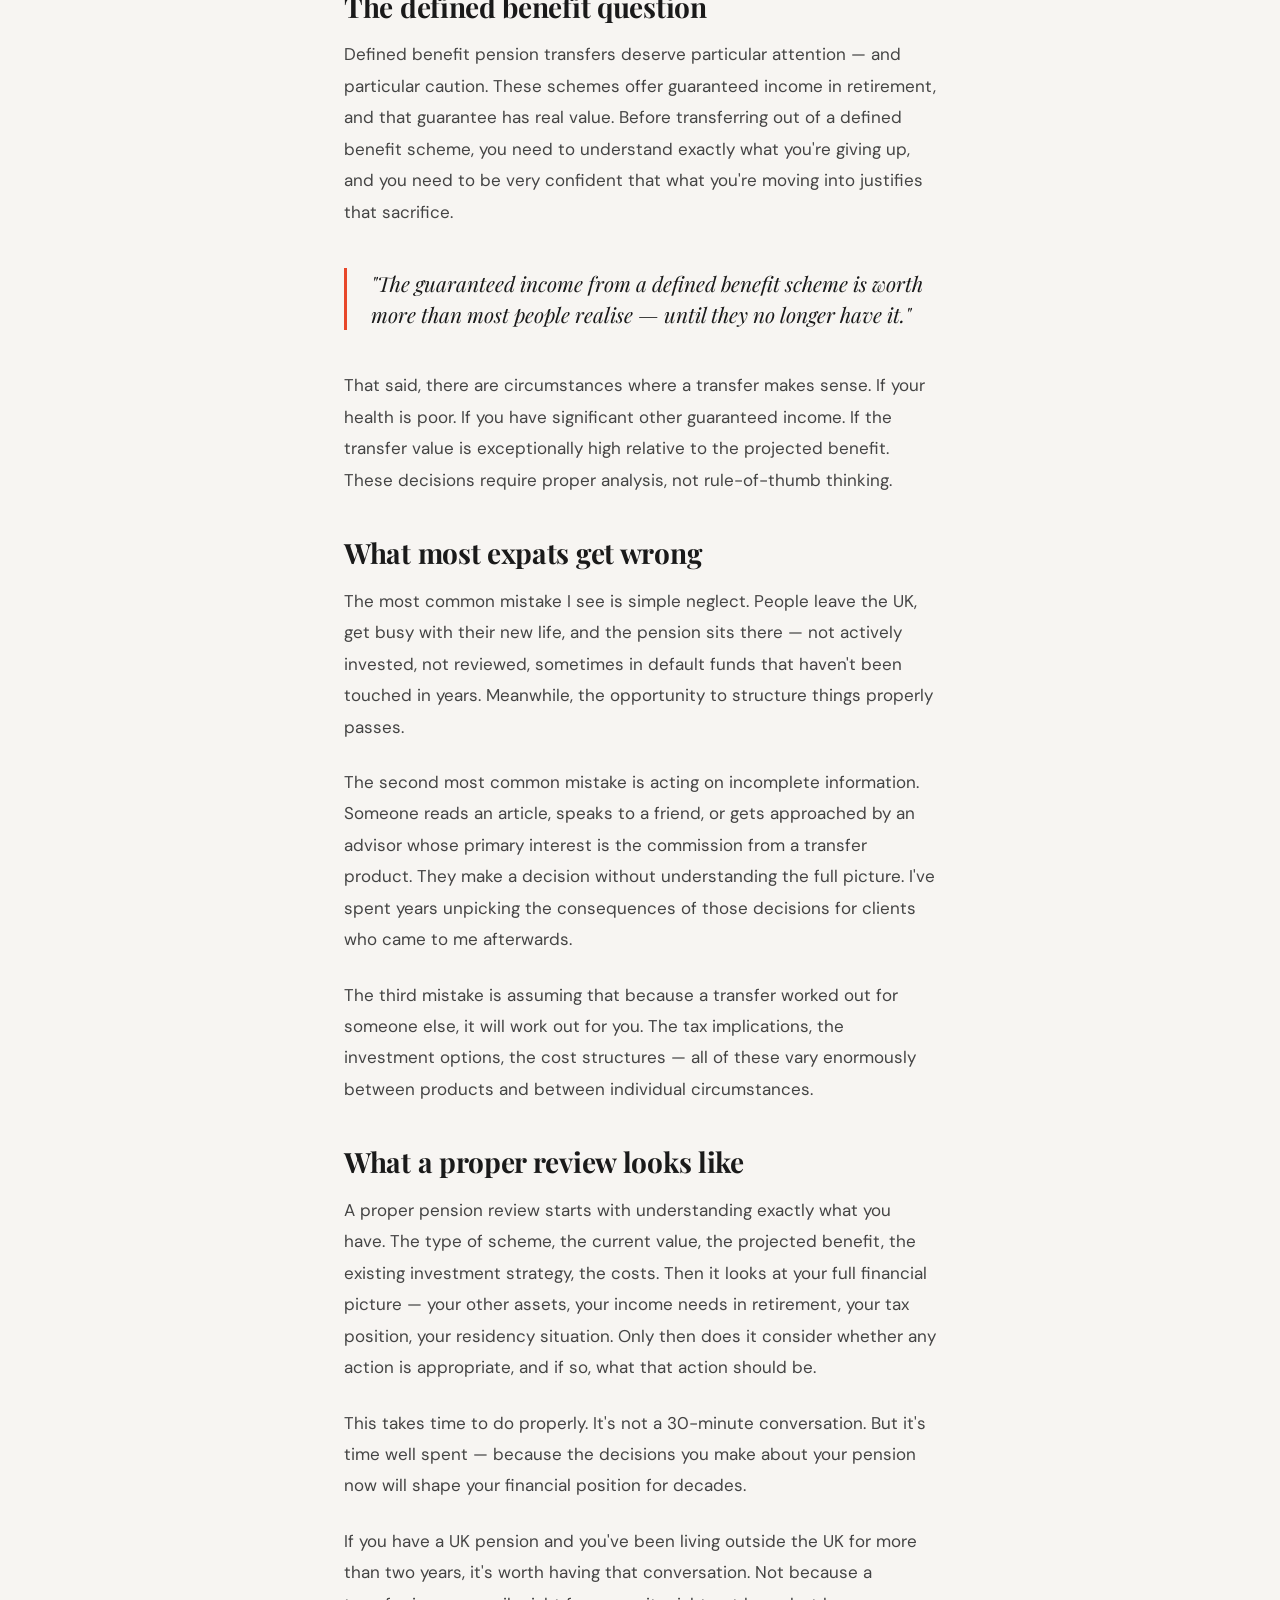
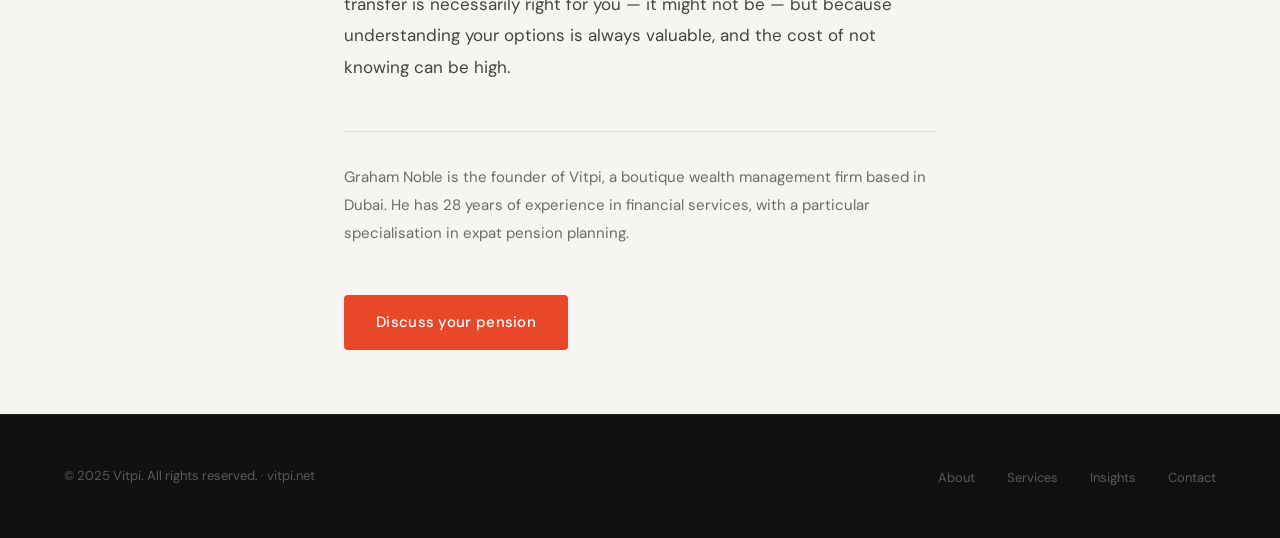
<file: vitpi-10/pages/articles/pension-transfers.html>
<!DOCTYPE html>
<html lang="en">
<head>
  <meta charset="UTF-8">
  <meta name="viewport" content="width=device-width, initial-scale=1.0">
  <title>UK pension transfers for expats: what you actually need to know — Vitpi</title>
  <meta name="description" content="If you left the UK more than two years ago, your pension strategy probably needs a review. Here's what you actually need to know in 2025.">
  <link rel="stylesheet" href="../../css/style.css">
  <style>
    .fade-in { opacity: 0; transform: translateY(24px); transition: opacity 0.7s ease, transform 0.7s ease; }
    .fade-in.visible { opacity: 1; transform: none; }
    .article-body { max-width: 720px; margin: 0 auto; padding: 4rem; }
    .article-body h2 { font-family: 'Playfair Display', serif; font-size: 1.75rem; font-weight: 700; color: var(--dark); margin: 2.5rem 0 1rem; letter-spacing: -0.3px; line-height: 1.2; }
    .article-body p { font-size: 17px; color: #444; line-height: 1.85; margin-bottom: 1.5rem; }
    .article-body blockquote { font-family: 'Playfair Display', serif; font-size: 1.3rem; color: var(--dark); line-height: 1.5; font-style: italic; border-left: 3px solid var(--vitpi-red); padding-left: 1.5rem; margin: 2.5rem 0; }
    .article-meta { display: flex; gap: 1.5rem; align-items: center; margin-bottom: 2.5rem; flex-wrap: wrap; }
    .article-tag { font-size: 10px; letter-spacing: 0.12em; text-transform: uppercase; color: var(--vitpi-red); font-weight: 500; background: rgba(232,71,42,0.08); padding: 4px 12px; border-radius: 100px; }
    .article-date { font-size: 14px; color: var(--mid); }
    .article-author { font-size: 14px; color: var(--mid); }
    .back-link { display: inline-flex; align-items: center; gap: 0.5rem; color: var(--vitpi-red); text-decoration: none; font-size: 14px; font-weight: 500; margin-bottom: 3rem; }
    @media(max-width:900px) { .article-body { padding: 2rem 1.5rem; } }
  </style>
</head>
<body>
<nav>
  <a href="../../index.html" class="nav-logo">
    <div class="nav-logo-mark">V</div>
    <span class="nav-logo-text">Vitpi</span>
  </a>
  <ul class="nav-links">
    <li><a href="../../index.html">Home</a></li>
    <li><a href="../about.html">About</a></li>
    <li><a href="../services.html">Services</a></li>
    <li><a href="../testimonials.html">Clients</a></li>
    <li><a href="../blog.html">Insights</a></li>
    <li><a href="../contact.html" class="nav-cta">Get in Touch</a></li>
  </ul>
  <button class="nav-hamburger" aria-label="Menu"><span></span><span></span><span></span></button>
</nav>
<div class="page-hero" style="padding:8rem 4rem 5rem; text-align:left;">
  <div style="max-width:720px; margin:0 auto;">
    <p class="section-eyebrow">Pensions</p>
    <h1 style="font-family:'Playfair Display',serif; font-size:clamp(2rem,4vw,3.5rem); color:white; font-weight:700; line-height:1.1; letter-spacing:-1px; margin-bottom:1rem;">UK pension transfers for expats: what you actually need to know in 2025</h1>
    <p style="color:rgba(255,255,255,0.5); font-size:17px; font-weight:300;">The rules have evolved. If you left the UK more than two years ago, your pension strategy probably needs a serious review.</p>
  </div>
</div>
<div class="article-body">
  <a href="../blog.html" class="back-link">&larr; Back to Insights</a>
  <div class="article-meta">
    <span class="article-tag">Pensions</span>
    <span class="article-date">June 2025</span>
    <span class="article-author">By Graham Noble</span>
  </div>
  <p>In nearly three decades of advising internationally mobile professionals, pension decisions are consistently the area where I see the most money left on the table. Not through bad luck. Through inaction, confusion, and — most commonly — the assumption that the pension sitting in the UK is "fine where it is."</p>
  <p>It might be. But in many cases, it isn't. And the cost of not reviewing it can be significant — running into tens of thousands of pounds over the course of a retirement. That's not an abstraction. That's real income you either have or you don't.</p>
  <h2>The landscape has changed</h2>
  <p>The rules around UK pension transfers have evolved considerably. QROPS — Qualifying Recognised Overseas Pension Schemes — remain a legitimate and often powerful tool for UK expats, but the regulatory environment has tightened. The Overseas Transfer Charge introduced by HMRC means that not all transfers are tax-free, and whether a transfer makes sense depends heavily on your individual circumstances: where you're resident, where you plan to retire, the type of pension you hold, and your broader financial picture.</p>
  <p>This is not an area where generic advice works. I've seen clients make decisions based on what worked for a colleague and end up significantly worse off. Every situation is different. The right answer for a 45-year-old British professional in Dubai with a defined contribution pension is not the same as the right answer for a 55-year-old with a defined benefit scheme who plans to retire in Spain.</p>
  <h2>The defined benefit question</h2>
  <p>Defined benefit pension transfers deserve particular attention — and particular caution. These schemes offer guaranteed income in retirement, and that guarantee has real value. Before transferring out of a defined benefit scheme, you need to understand exactly what you're giving up, and you need to be very confident that what you're moving into justifies that sacrifice.</p>
  <blockquote>"The guaranteed income from a defined benefit scheme is worth more than most people realise — until they no longer have it."</blockquote>
  <p>That said, there are circumstances where a transfer makes sense. If your health is poor. If you have significant other guaranteed income. If the transfer value is exceptionally high relative to the projected benefit. These decisions require proper analysis, not rule-of-thumb thinking.</p>
  <h2>What most expats get wrong</h2>
  <p>The most common mistake I see is simple neglect. People leave the UK, get busy with their new life, and the pension sits there — not actively invested, not reviewed, sometimes in default funds that haven't been touched in years. Meanwhile, the opportunity to structure things properly passes.</p>
  <p>The second most common mistake is acting on incomplete information. Someone reads an article, speaks to a friend, or gets approached by an advisor whose primary interest is the commission from a transfer product. They make a decision without understanding the full picture. I've spent years unpicking the consequences of those decisions for clients who came to me afterwards.</p>
  <p>The third mistake is assuming that because a transfer worked out for someone else, it will work out for you. The tax implications, the investment options, the cost structures — all of these vary enormously between products and between individual circumstances.</p>
  <h2>What a proper review looks like</h2>
  <p>A proper pension review starts with understanding exactly what you have. The type of scheme, the current value, the projected benefit, the existing investment strategy, the costs. Then it looks at your full financial picture — your other assets, your income needs in retirement, your tax position, your residency situation. Only then does it consider whether any action is appropriate, and if so, what that action should be.</p>
  <p>This takes time to do properly. It's not a 30-minute conversation. But it's time well spent — because the decisions you make about your pension now will shape your financial position for decades.</p>
  <p>If you have a UK pension and you've been living outside the UK for more than two years, it's worth having that conversation. Not because a transfer is necessarily right for you — it might not be — but because understanding your options is always valuable, and the cost of not knowing can be high.</p>
  <div style="margin-top:3rem; padding-top:2rem; border-top:1px solid var(--light-border);">
    <p style="font-size:15px; color:var(--mid);">Graham Noble is the founder of Vitpi, a boutique wealth management firm based in Dubai. He has 28 years of experience in financial services, with a particular specialisation in expat pension planning.</p>
    <a href="../contact.html" class="btn-primary" style="margin-top:1.5rem; display:inline-block;">Discuss your pension</a>
  </div>
</div>
<footer>
  <div class="footer-copy">&copy; 2025 Vitpi. All rights reserved. · vitpi.net</div>
  <ul class="footer-links">
    <li><a href="../about.html">About</a></li>
    <li><a href="../services.html">Services</a></li>
    <li><a href="../blog.html">Insights</a></li>
    <li><a href="../contact.html">Contact</a></li>
  </ul>
</footer>
<script src="../../js/main.js"></script>
</body>
</html>
</file>
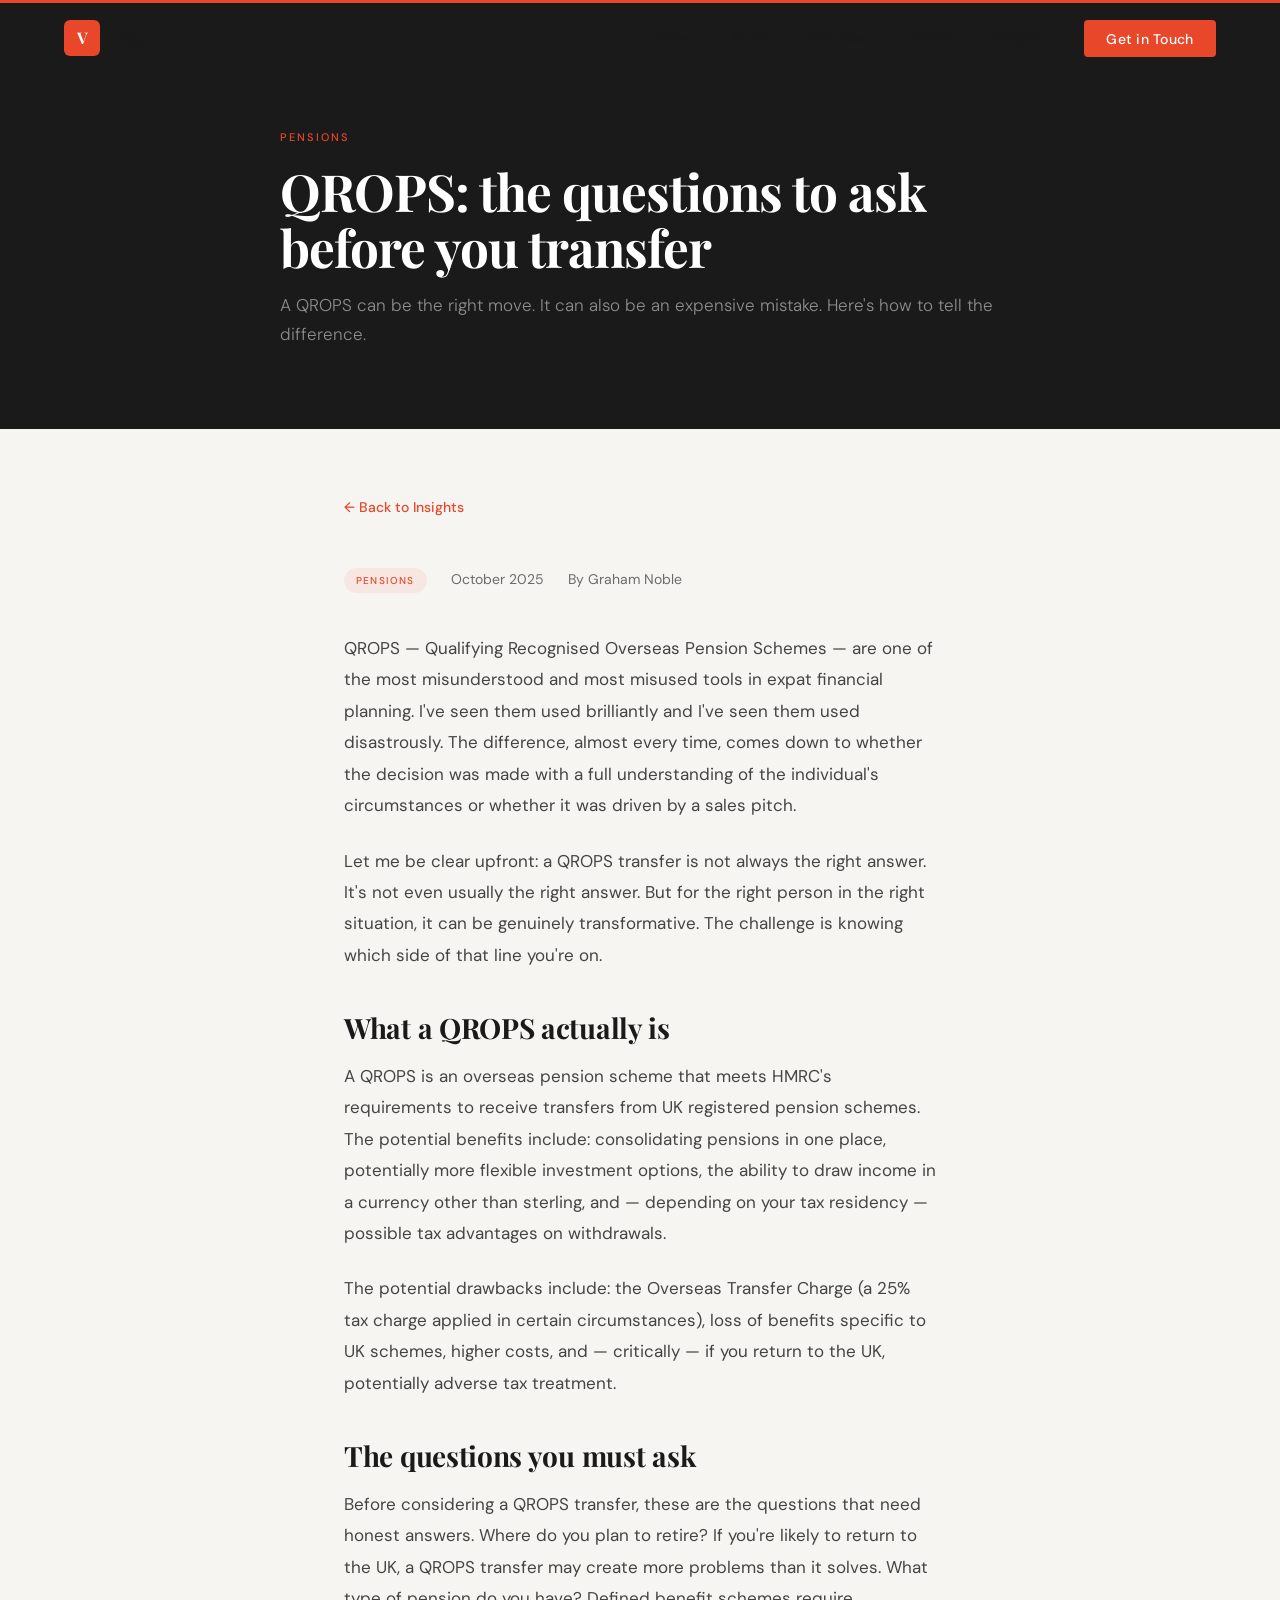
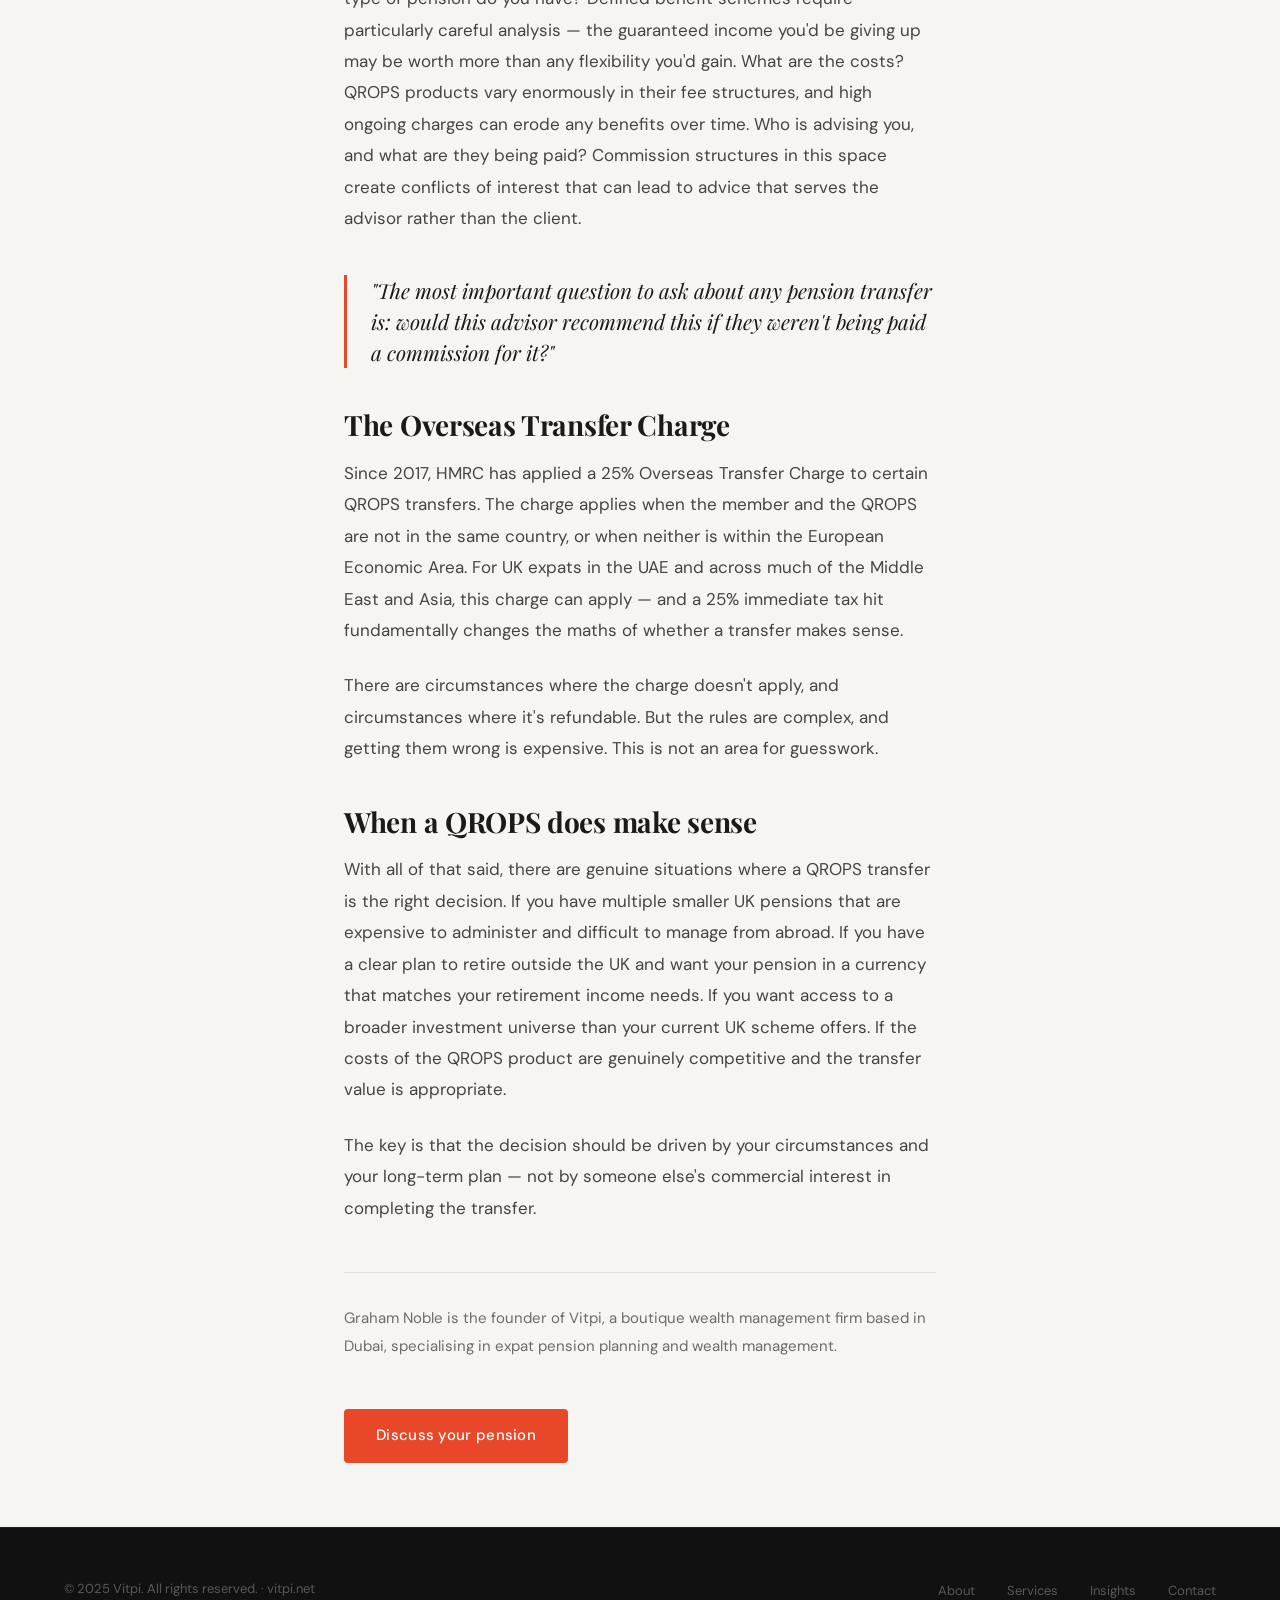
<file: vitpi-10/pages/articles/qrops.html>
<!DOCTYPE html>
<html lang="en">
<head>
  <meta charset="UTF-8">
  <meta name="viewport" content="width=device-width, initial-scale=1.0">
  <title>QROPS: the questions to ask before you transfer — Vitpi</title>
  <meta name="description" content="A QROPS can be the right move. It can also be an expensive mistake. Here's how to tell the difference.">
  <link rel="stylesheet" href="../../css/style.css">
  <style>
    .fade-in { opacity: 0; transform: translateY(24px); transition: opacity 0.7s ease, transform 0.7s ease; }
    .fade-in.visible { opacity: 1; transform: none; }
    .article-body { max-width: 720px; margin: 0 auto; padding: 4rem; }
    .article-body h2 { font-family: 'Playfair Display', serif; font-size: 1.75rem; font-weight: 700; color: var(--dark); margin: 2.5rem 0 1rem; letter-spacing: -0.3px; line-height: 1.2; }
    .article-body p { font-size: 17px; color: #444; line-height: 1.85; margin-bottom: 1.5rem; }
    .article-body blockquote { font-family: 'Playfair Display', serif; font-size: 1.3rem; color: var(--dark); line-height: 1.5; font-style: italic; border-left: 3px solid var(--vitpi-red); padding-left: 1.5rem; margin: 2.5rem 0; }
    .article-meta { display: flex; gap: 1.5rem; align-items: center; margin-bottom: 2.5rem; flex-wrap: wrap; }
    .article-tag { font-size: 10px; letter-spacing: 0.12em; text-transform: uppercase; color: var(--vitpi-red); font-weight: 500; background: rgba(232,71,42,0.08); padding: 4px 12px; border-radius: 100px; }
    .article-date { font-size: 14px; color: var(--mid); }
    .article-author { font-size: 14px; color: var(--mid); }
    .back-link { display: inline-flex; align-items: center; gap: 0.5rem; color: var(--vitpi-red); text-decoration: none; font-size: 14px; font-weight: 500; margin-bottom: 3rem; }
    @media(max-width:900px) { .article-body { padding: 2rem 1.5rem; } }
  </style>
</head>
<body>
<nav>
  <a href="../../index.html" class="nav-logo">
    <div class="nav-logo-mark">V</div>
    <span class="nav-logo-text">Vitpi</span>
  </a>
  <ul class="nav-links">
    <li><a href="../../index.html">Home</a></li>
    <li><a href="../about.html">About</a></li>
    <li><a href="../services.html">Services</a></li>
    <li><a href="../testimonials.html">Clients</a></li>
    <li><a href="../blog.html">Insights</a></li>
    <li><a href="../contact.html" class="nav-cta">Get in Touch</a></li>
  </ul>
  <button class="nav-hamburger" aria-label="Menu"><span></span><span></span><span></span></button>
</nav>
<div class="page-hero" style="padding:8rem 4rem 5rem; text-align:left;">
  <div style="max-width:720px; margin:0 auto;">
    <p class="section-eyebrow">Pensions</p>
    <h1 style="font-family:'Playfair Display',serif; font-size:clamp(2rem,4vw,3.5rem); color:white; font-weight:700; line-height:1.1; letter-spacing:-1px; margin-bottom:1rem;">QROPS: the questions to ask before you transfer</h1>
    <p style="color:rgba(255,255,255,0.5); font-size:17px; font-weight:300;">A QROPS can be the right move. It can also be an expensive mistake. Here's how to tell the difference.</p>
  </div>
</div>
<div class="article-body">
  <a href="../blog.html" class="back-link">&larr; Back to Insights</a>
  <div class="article-meta">
    <span class="article-tag">Pensions</span>
    <span class="article-date">October 2025</span>
    <span class="article-author">By Graham Noble</span>
  </div>
  <p>QROPS — Qualifying Recognised Overseas Pension Schemes — are one of the most misunderstood and most misused tools in expat financial planning. I've seen them used brilliantly and I've seen them used disastrously. The difference, almost every time, comes down to whether the decision was made with a full understanding of the individual's circumstances or whether it was driven by a sales pitch.</p>
  <p>Let me be clear upfront: a QROPS transfer is not always the right answer. It's not even usually the right answer. But for the right person in the right situation, it can be genuinely transformative. The challenge is knowing which side of that line you're on.</p>
  <h2>What a QROPS actually is</h2>
  <p>A QROPS is an overseas pension scheme that meets HMRC's requirements to receive transfers from UK registered pension schemes. The potential benefits include: consolidating pensions in one place, potentially more flexible investment options, the ability to draw income in a currency other than sterling, and — depending on your tax residency — possible tax advantages on withdrawals.</p>
  <p>The potential drawbacks include: the Overseas Transfer Charge (a 25% tax charge applied in certain circumstances), loss of benefits specific to UK schemes, higher costs, and — critically — if you return to the UK, potentially adverse tax treatment.</p>
  <h2>The questions you must ask</h2>
  <p>Before considering a QROPS transfer, these are the questions that need honest answers. Where do you plan to retire? If you're likely to return to the UK, a QROPS transfer may create more problems than it solves. What type of pension do you have? Defined benefit schemes require particularly careful analysis — the guaranteed income you'd be giving up may be worth more than any flexibility you'd gain. What are the costs? QROPS products vary enormously in their fee structures, and high ongoing charges can erode any benefits over time. Who is advising you, and what are they being paid? Commission structures in this space create conflicts of interest that can lead to advice that serves the advisor rather than the client.</p>
  <blockquote>"The most important question to ask about any pension transfer is: would this advisor recommend this if they weren't being paid a commission for it?"</blockquote>
  <h2>The Overseas Transfer Charge</h2>
  <p>Since 2017, HMRC has applied a 25% Overseas Transfer Charge to certain QROPS transfers. The charge applies when the member and the QROPS are not in the same country, or when neither is within the European Economic Area. For UK expats in the UAE and across much of the Middle East and Asia, this charge can apply — and a 25% immediate tax hit fundamentally changes the maths of whether a transfer makes sense.</p>
  <p>There are circumstances where the charge doesn't apply, and circumstances where it's refundable. But the rules are complex, and getting them wrong is expensive. This is not an area for guesswork.</p>
  <h2>When a QROPS does make sense</h2>
  <p>With all of that said, there are genuine situations where a QROPS transfer is the right decision. If you have multiple smaller UK pensions that are expensive to administer and difficult to manage from abroad. If you have a clear plan to retire outside the UK and want your pension in a currency that matches your retirement income needs. If you want access to a broader investment universe than your current UK scheme offers. If the costs of the QROPS product are genuinely competitive and the transfer value is appropriate.</p>
  <p>The key is that the decision should be driven by your circumstances and your long-term plan — not by someone else's commercial interest in completing the transfer.</p>
  <div style="margin-top:3rem; padding-top:2rem; border-top:1px solid var(--light-border);">
    <p style="font-size:15px; color:var(--mid);">Graham Noble is the founder of Vitpi, a boutique wealth management firm based in Dubai, specialising in expat pension planning and wealth management.</p>
    <a href="../contact.html" class="btn-primary" style="margin-top:1.5rem; display:inline-block;">Discuss your pension</a>
  </div>
</div>
<footer>
  <div class="footer-copy">&copy; 2025 Vitpi. All rights reserved. · vitpi.net</div>
  <ul class="footer-links">
    <li><a href="../about.html">About</a></li>
    <li><a href="../services.html">Services</a></li>
    <li><a href="../blog.html">Insights</a></li>
    <li><a href="../contact.html">Contact</a></li>
  </ul>
</footer>
<script src="../../js/main.js"></script>
</body>
</html>
</file>
<file: vitpi-10/css/style.css>
@import url('https://fonts.googleapis.com/css2?family=Playfair+Display:wght@400;500;700&family=DM+Sans:wght@300;400;500&display=swap');

:root {
  --vitpi-red: #E8472A;
  --vitpi-red-dark: #C93A1F;
  --dark: #1A1A1A;
  --dark-2: #2A2A2A;
  --warm-white: #F7F5F2;
  --mid: #6B6B6B;
  --light-border: #E2DED8;
}

*, *::before, *::after { box-sizing: border-box; margin: 0; padding: 0; }

html { scroll-behavior: smooth; }

body {
  font-family: 'DM Sans', sans-serif;
  background: var(--warm-white);
  color: var(--dark);
  font-size: 16px;
  line-height: 1.7;
  overflow-x: hidden;
}

/* ── NAV ── */
nav {
  position: fixed;
  top: 0; left: 0; right: 0;
  z-index: 100;
  padding: 1.25rem 4rem;
  display: flex;
  align-items: center;
  justify-content: space-between;
  transition: background 0.3s, box-shadow 0.3s;
}

nav.scrolled {
  background: rgba(247, 245, 242, 0.97);
  box-shadow: 0 1px 0 var(--light-border);
}

.nav-logo {
  display: flex;
  align-items: center;
  gap: 10px;
  text-decoration: none;
}

.nav-logo-mark {
  width: 36px;
  height: 36px;
  background: var(--vitpi-red);
  border-radius: 6px;
  display: flex;
  align-items: center;
  justify-content: center;
  color: white;
  font-family: 'Playfair Display', serif;
  font-size: 16px;
  font-weight: 700;
  letter-spacing: -0.5px;
}

.nav-logo-text {
  font-family: 'Playfair Display', serif;
  font-size: 20px;
  font-weight: 500;
  color: var(--dark);
  letter-spacing: -0.3px;
}

.nav-links {
  display: flex;
  align-items: center;
  gap: 2.5rem;
  list-style: none;
}

.nav-links a {
  text-decoration: none;
  color: var(--dark);
  font-size: 14px;
  font-weight: 400;
  letter-spacing: 0.02em;
  transition: color 0.2s;
}

.nav-links a:hover { color: var(--vitpi-red); }

.nav-cta {
  background: var(--vitpi-red);
  color: white !important;
  padding: 0.6rem 1.4rem;
  border-radius: 4px;
  font-weight: 500 !important;
  transition: background 0.2s !important;
}

.nav-cta:hover { background: var(--vitpi-red-dark) !important; color: white !important; }

.nav-hamburger {
  display: none;
  flex-direction: column;
  gap: 5px;
  cursor: pointer;
  background: none;
  border: none;
  padding: 4px;
}

.nav-hamburger span {
  display: block;
  width: 24px;
  height: 2px;
  background: var(--dark);
  transition: all 0.3s;
}

/* ── HERO ── */
.hero {
  min-height: 100vh;
  background: var(--dark);
  display: grid;
  grid-template-columns: 1fr 1fr;
  position: relative;
  overflow: hidden;
}

.hero-left {
  display: flex;
  flex-direction: column;
  justify-content: center;
  padding: 8rem 4rem 6rem;
  position: relative;
  z-index: 2;
}

.hero-eyebrow {
  font-size: 12px;
  letter-spacing: 0.18em;
  text-transform: uppercase;
  color: var(--vitpi-red);
  font-weight: 500;
  margin-bottom: 1.5rem;
}

.hero-title {
  font-family: 'Playfair Display', serif;
  font-size: clamp(3rem, 5vw, 5rem);
  line-height: 1.05;
  color: white;
  font-weight: 700;
  margin-bottom: 1.75rem;
  letter-spacing: -1px;
}

.hero-title em {
  color: var(--vitpi-red);
  font-style: normal;
}

.hero-sub {
  font-size: 18px;
  color: rgba(255,255,255,0.6);
  max-width: 440px;
  margin-bottom: 3rem;
  line-height: 1.7;
  font-weight: 300;
}

.hero-actions {
  display: flex;
  gap: 1rem;
  align-items: center;
  flex-wrap: wrap;
}

.btn-primary {
  background: var(--vitpi-red);
  color: white;
  padding: 0.9rem 2rem;
  border-radius: 4px;
  text-decoration: none;
  font-weight: 500;
  font-size: 15px;
  letter-spacing: 0.02em;
  transition: background 0.2s, transform 0.2s;
  display: inline-block;
}

.btn-primary:hover {
  background: var(--vitpi-red-dark);
  transform: translateY(-1px);
}

.btn-ghost {
  color: rgba(255,255,255,0.7);
  text-decoration: none;
  font-size: 15px;
  font-weight: 400;
  border-bottom: 1px solid rgba(255,255,255,0.3);
  padding-bottom: 2px;
  transition: color 0.2s, border-color 0.2s;
}

.btn-ghost:hover {
  color: white;
  border-color: white;
}

.hero-right {
  position: relative;
  overflow: hidden;
}

.hero-right::before {
  content: '';
  position: absolute;
  inset: 0;
  background: linear-gradient(135deg, var(--vitpi-red) 0%, #C93A1F 50%, #8B2510 100%);
  opacity: 0.12;
  z-index: 1;
}

.hero-grid-pattern {
  position: absolute;
  inset: 0;
  background-image:
    linear-gradient(rgba(232,71,42,0.08) 1px, transparent 1px),
    linear-gradient(90deg, rgba(232,71,42,0.08) 1px, transparent 1px);
  background-size: 60px 60px;
  z-index: 0;
}

.hero-stat-block {
  position: absolute;
  z-index: 2;
  top: 50%;
  left: 50%;
  transform: translate(-50%, -50%);
  text-align: center;
}

.hero-stat-num {
  font-family: 'Playfair Display', serif;
  font-size: 7rem;
  font-weight: 700;
  color: white;
  opacity: 0.06;
  line-height: 1;
  letter-spacing: -4px;
}

.hero-badges {
  position: absolute;
  bottom: 3rem;
  left: 50%;
  transform: translateX(-50%);
  display: flex;
  gap: 1rem;
  z-index: 3;
  white-space: nowrap;
}

.hero-badge {
  background: rgba(255,255,255,0.07);
  border: 1px solid rgba(255,255,255,0.12);
  color: rgba(255,255,255,0.7);
  font-size: 12px;
  padding: 0.5rem 1rem;
  border-radius: 100px;
  font-weight: 400;
  letter-spacing: 0.03em;
}

/* ── SECTION BASICS ── */
section { padding: 7rem 4rem; }

.section-eyebrow {
  font-size: 11px;
  letter-spacing: 0.18em;
  text-transform: uppercase;
  color: var(--vitpi-red);
  font-weight: 500;
  margin-bottom: 1rem;
}

.section-title {
  font-family: 'Playfair Display', serif;
  font-size: clamp(2rem, 3.5vw, 3rem);
  font-weight: 700;
  line-height: 1.15;
  letter-spacing: -0.5px;
  color: var(--dark);
  margin-bottom: 1.25rem;
}

.section-title.light { color: white; }

.section-lead {
  font-size: 17px;
  color: var(--mid);
  max-width: 560px;
  line-height: 1.75;
}

.section-lead.light { color: rgba(255,255,255,0.6); }

/* ── NUMBERS STRIP ── */
.numbers-strip {
  background: var(--vitpi-red);
  padding: 4rem;
  display: grid;
  grid-template-columns: repeat(4, 1fr);
  gap: 2rem;
  text-align: center;
}

.number-item {}

.number-val {
  font-family: 'Playfair Display', serif;
  font-size: 3.5rem;
  font-weight: 700;
  color: white;
  line-height: 1;
  letter-spacing: -2px;
  margin-bottom: 0.5rem;
}

.number-label {
  font-size: 13px;
  color: rgba(255,255,255,0.75);
  letter-spacing: 0.06em;
  font-weight: 400;
}

/* ── SERVICES ── */
.services-section {
  background: var(--dark);
}

.services-grid {
  display: grid;
  grid-template-columns: repeat(2, 1fr);
  gap: 1.5px;
  margin-top: 4rem;
  background: rgba(255,255,255,0.06);
}

.service-card {
  background: var(--dark-2);
  padding: 3rem;
  position: relative;
  overflow: hidden;
  transition: background 0.3s;
}

.service-card:hover { background: #323232; }

.service-card::before {
  content: '';
  position: absolute;
  top: 0; left: 0;
  width: 3px;
  height: 0;
  background: var(--vitpi-red);
  transition: height 0.4s ease;
}

.service-card:hover::before { height: 100%; }

.service-num {
  font-size: 11px;
  letter-spacing: 0.15em;
  color: var(--vitpi-red);
  font-weight: 500;
  margin-bottom: 1.5rem;
}

.service-title {
  font-family: 'Playfair Display', serif;
  font-size: 1.5rem;
  font-weight: 500;
  color: white;
  margin-bottom: 1rem;
  letter-spacing: -0.3px;
}

.service-desc {
  font-size: 14px;
  color: rgba(255,255,255,0.5);
  line-height: 1.75;
}

.service-icon {
  position: absolute;
  bottom: 2rem;
  right: 2.5rem;
  font-size: 3rem;
  opacity: 0.06;
}

/* ── ABOUT STRIP ── */
.about-strip {
  background: var(--warm-white);
  display: grid;
  grid-template-columns: 1fr 1fr;
  gap: 0;
  padding: 0;
}

.about-image-side {
  background: var(--dark);
  min-height: 600px;
  position: relative;
  overflow: hidden;
  display: flex;
  align-items: center;
  justify-content: center;
}

.about-image-placeholder {
  text-align: center;
  color: rgba(255,255,255,0.15);
}

.about-image-placeholder p {
  font-size: 13px;
  letter-spacing: 0.1em;
  text-transform: uppercase;
  margin-top: 1rem;
}

.about-monogram {
  font-family: 'Playfair Display', serif;
  font-size: 8rem;
  font-weight: 700;
  color: rgba(255,255,255,0.05);
  line-height: 1;
}

.about-red-block {
  position: absolute;
  bottom: 0; left: 0;
  width: 100%;
  height: 4px;
  background: var(--vitpi-red);
}

.about-content-side {
  padding: 6rem 5rem;
  display: flex;
  flex-direction: column;
  justify-content: center;
}

.about-quote {
  font-family: 'Playfair Display', serif;
  font-size: 1.6rem;
  font-weight: 400;
  color: var(--dark);
  line-height: 1.45;
  border-left: 3px solid var(--vitpi-red);
  padding-left: 1.5rem;
  margin: 2rem 0;
  font-style: italic;
}

.about-body {
  font-size: 15px;
  color: var(--mid);
  line-height: 1.8;
  margin-bottom: 2rem;
}

/* ── TESTIMONIALS ── */
.testimonials-section {
  background: var(--warm-white);
}

.testimonials-grid {
  display: grid;
  grid-template-columns: repeat(3, 1fr);
  gap: 1.5rem;
  margin-top: 3.5rem;
}

.testimonial-card {
  background: white;
  border: 1px solid var(--light-border);
  border-radius: 8px;
  padding: 2.5rem;
  position: relative;
}

.testimonial-card::before {
  content: '\201C';
  position: absolute;
  top: 1.5rem;
  right: 2rem;
  font-family: 'Playfair Display', serif;
  font-size: 5rem;
  color: var(--vitpi-red);
  opacity: 0.15;
  line-height: 1;
}

.testimonial-text {
  font-size: 15px;
  color: var(--dark);
  line-height: 1.75;
  margin-bottom: 2rem;
  font-style: italic;
}

.testimonial-author {
  display: flex;
  align-items: center;
  gap: 12px;
}

.testimonial-avatar {
  width: 42px;
  height: 42px;
  border-radius: 50%;
  background: var(--vitpi-red);
  display: flex;
  align-items: center;
  justify-content: center;
  color: white;
  font-size: 14px;
  font-weight: 500;
  flex-shrink: 0;
}

.testimonial-name {
  font-size: 14px;
  font-weight: 500;
  color: var(--dark);
}

.testimonial-role {
  font-size: 12px;
  color: var(--mid);
}

/* ── CONTACT ── */
.contact-section {
  background: var(--dark);
  display: grid;
  grid-template-columns: 1fr 1fr;
  gap: 6rem;
  align-items: center;
}

.contact-form {
  display: flex;
  flex-direction: column;
  gap: 1rem;
}

.form-row { display: grid; grid-template-columns: 1fr 1fr; gap: 1rem; }

.form-group { display: flex; flex-direction: column; gap: 0.4rem; }

.form-group label {
  font-size: 12px;
  letter-spacing: 0.08em;
  text-transform: uppercase;
  color: rgba(255,255,255,0.4);
  font-weight: 500;
}

.form-group input,
.form-group select,
.form-group textarea {
  background: rgba(255,255,255,0.05);
  border: 1px solid rgba(255,255,255,0.1);
  border-radius: 4px;
  padding: 0.85rem 1rem;
  color: white;
  font-family: 'DM Sans', sans-serif;
  font-size: 15px;
  outline: none;
  transition: border-color 0.2s;
}

.form-group input:focus,
.form-group select:focus,
.form-group textarea:focus {
  border-color: var(--vitpi-red);
}

.form-group select option { background: var(--dark-2); }

.form-group textarea { resize: vertical; min-height: 120px; }

.form-submit {
  background: var(--vitpi-red);
  color: white;
  border: none;
  padding: 1rem 2rem;
  border-radius: 4px;
  font-family: 'DM Sans', sans-serif;
  font-size: 15px;
  font-weight: 500;
  cursor: pointer;
  transition: background 0.2s;
  align-self: flex-start;
  letter-spacing: 0.02em;
}

.form-submit:hover { background: var(--vitpi-red-dark); }

.contact-info { }

.contact-detail {
  display: flex;
  flex-direction: column;
  gap: 0.25rem;
  margin-bottom: 2rem;
  padding-bottom: 2rem;
  border-bottom: 1px solid rgba(255,255,255,0.08);
}

.contact-detail:last-child { border-bottom: none; }

.contact-detail-label {
  font-size: 11px;
  letter-spacing: 0.12em;
  text-transform: uppercase;
  color: var(--vitpi-red);
  font-weight: 500;
}

.contact-detail-value {
  font-size: 17px;
  color: white;
  font-weight: 300;
}

/* ── FOOTER ── */
footer {
  background: #111;
  padding: 3rem 4rem;
  display: flex;
  align-items: center;
  justify-content: space-between;
  border-top: 1px solid rgba(255,255,255,0.06);
}

.footer-copy {
  font-size: 13px;
  color: rgba(255,255,255,0.3);
}

.footer-links {
  display: flex;
  gap: 2rem;
  list-style: none;
}

.footer-links a {
  text-decoration: none;
  color: rgba(255,255,255,0.3);
  font-size: 13px;
  transition: color 0.2s;
}

.footer-links a:hover { color: rgba(255,255,255,0.7); }

/* ── PAGE HERO (inner pages) ── */
.page-hero {
  background: var(--dark);
  padding: 10rem 4rem 6rem;
  text-align: center;
  position: relative;
  overflow: hidden;
}

.page-hero::before {
  content: '';
  position: absolute;
  top: 0; left: 0; right: 0;
  height: 3px;
  background: var(--vitpi-red);
}

/* ── BLOG ── */
.blog-grid {
  display: grid;
  grid-template-columns: repeat(3, 1fr);
  gap: 2rem;
  margin-top: 3.5rem;
}

.blog-card {
  background: white;
  border: 1px solid var(--light-border);
  border-radius: 8px;
  overflow: hidden;
  transition: transform 0.2s, box-shadow 0.2s;
  text-decoration: none;
  color: inherit;
  display: block;
}

.blog-card:hover {
  transform: translateY(-4px);
  box-shadow: 0 12px 40px rgba(0,0,0,0.1);
}

.blog-card-thumb {
  height: 180px;
  background: var(--dark);
  position: relative;
  overflow: hidden;
  display: flex;
  align-items: center;
  justify-content: center;
}

.blog-card-thumb-label {
  font-family: 'Playfair Display', serif;
  font-size: 4rem;
  color: rgba(255,255,255,0.06);
  font-weight: 700;
}

.blog-card-tag {
  position: absolute;
  bottom: 1rem;
  left: 1rem;
  background: var(--vitpi-red);
  color: white;
  font-size: 10px;
  padding: 3px 10px;
  border-radius: 100px;
  letter-spacing: 0.08em;
  text-transform: uppercase;
  font-weight: 500;
}

.blog-card-body { padding: 1.75rem; }

.blog-card-date { font-size: 12px; color: var(--mid); margin-bottom: 0.5rem; }

.blog-card-title {
  font-family: 'Playfair Display', serif;
  font-size: 1.15rem;
  font-weight: 500;
  color: var(--dark);
  line-height: 1.4;
  margin-bottom: 0.75rem;
  letter-spacing: -0.2px;
}

.blog-card-excerpt {
  font-size: 13px;
  color: var(--mid);
  line-height: 1.7;
}

/* ── MOBILE ── */
@media (max-width: 900px) {
  nav { padding: 1.25rem 1.5rem; }
  .nav-links { display: none; }
  .nav-hamburger { display: flex; }

  .hero { grid-template-columns: 1fr; }
  .hero-right { display: none; }
  .hero-left { padding: 8rem 1.5rem 5rem; }

  section { padding: 5rem 1.5rem; }

  .numbers-strip { grid-template-columns: repeat(2, 1fr); padding: 3rem 1.5rem; }
  .services-grid { grid-template-columns: 1fr; }
  .about-strip { grid-template-columns: 1fr; }
  .about-image-side { min-height: 300px; }
  .about-content-side { padding: 3rem 1.5rem; }
  .testimonials-grid { grid-template-columns: 1fr; }
  .contact-section { grid-template-columns: 1fr; gap: 3rem; }
  .form-row { grid-template-columns: 1fr; }
  .blog-grid { grid-template-columns: 1fr; }
  footer { flex-direction: column; gap: 1.5rem; text-align: center; }
}
</file>
